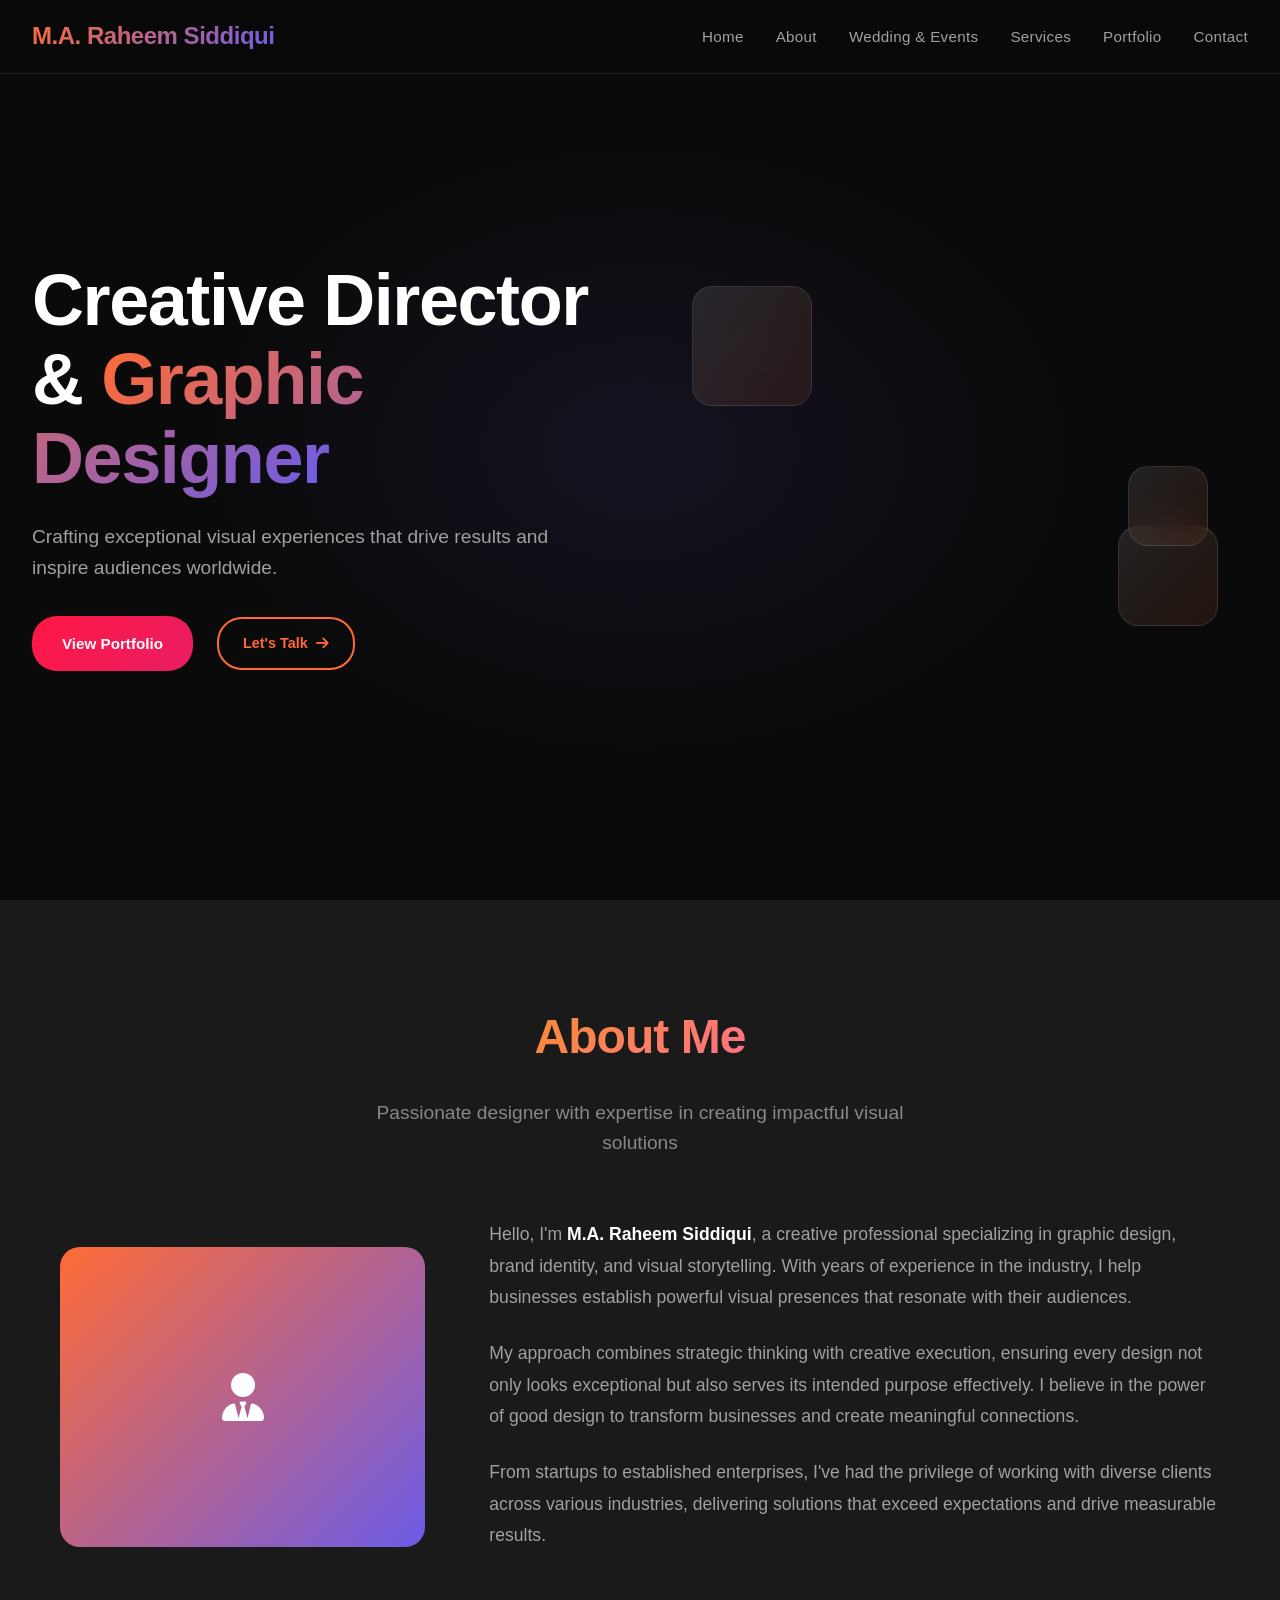
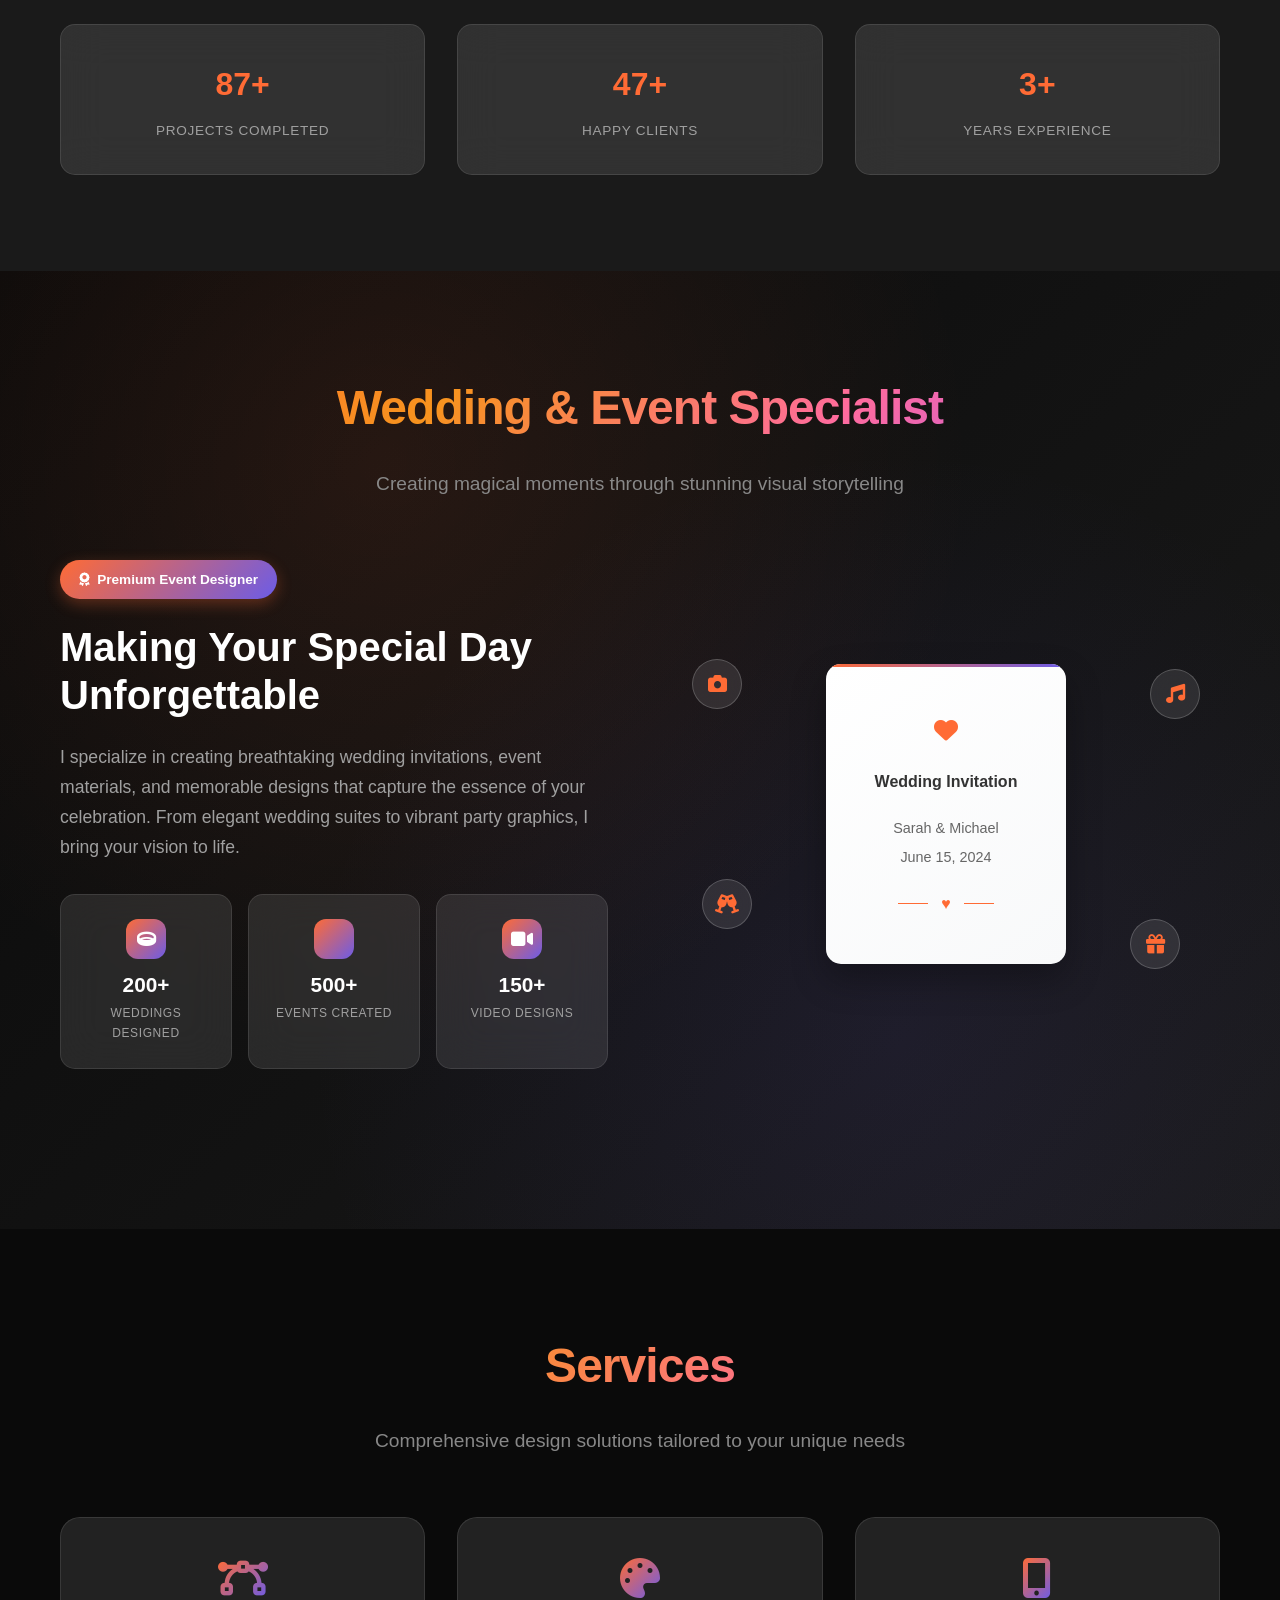
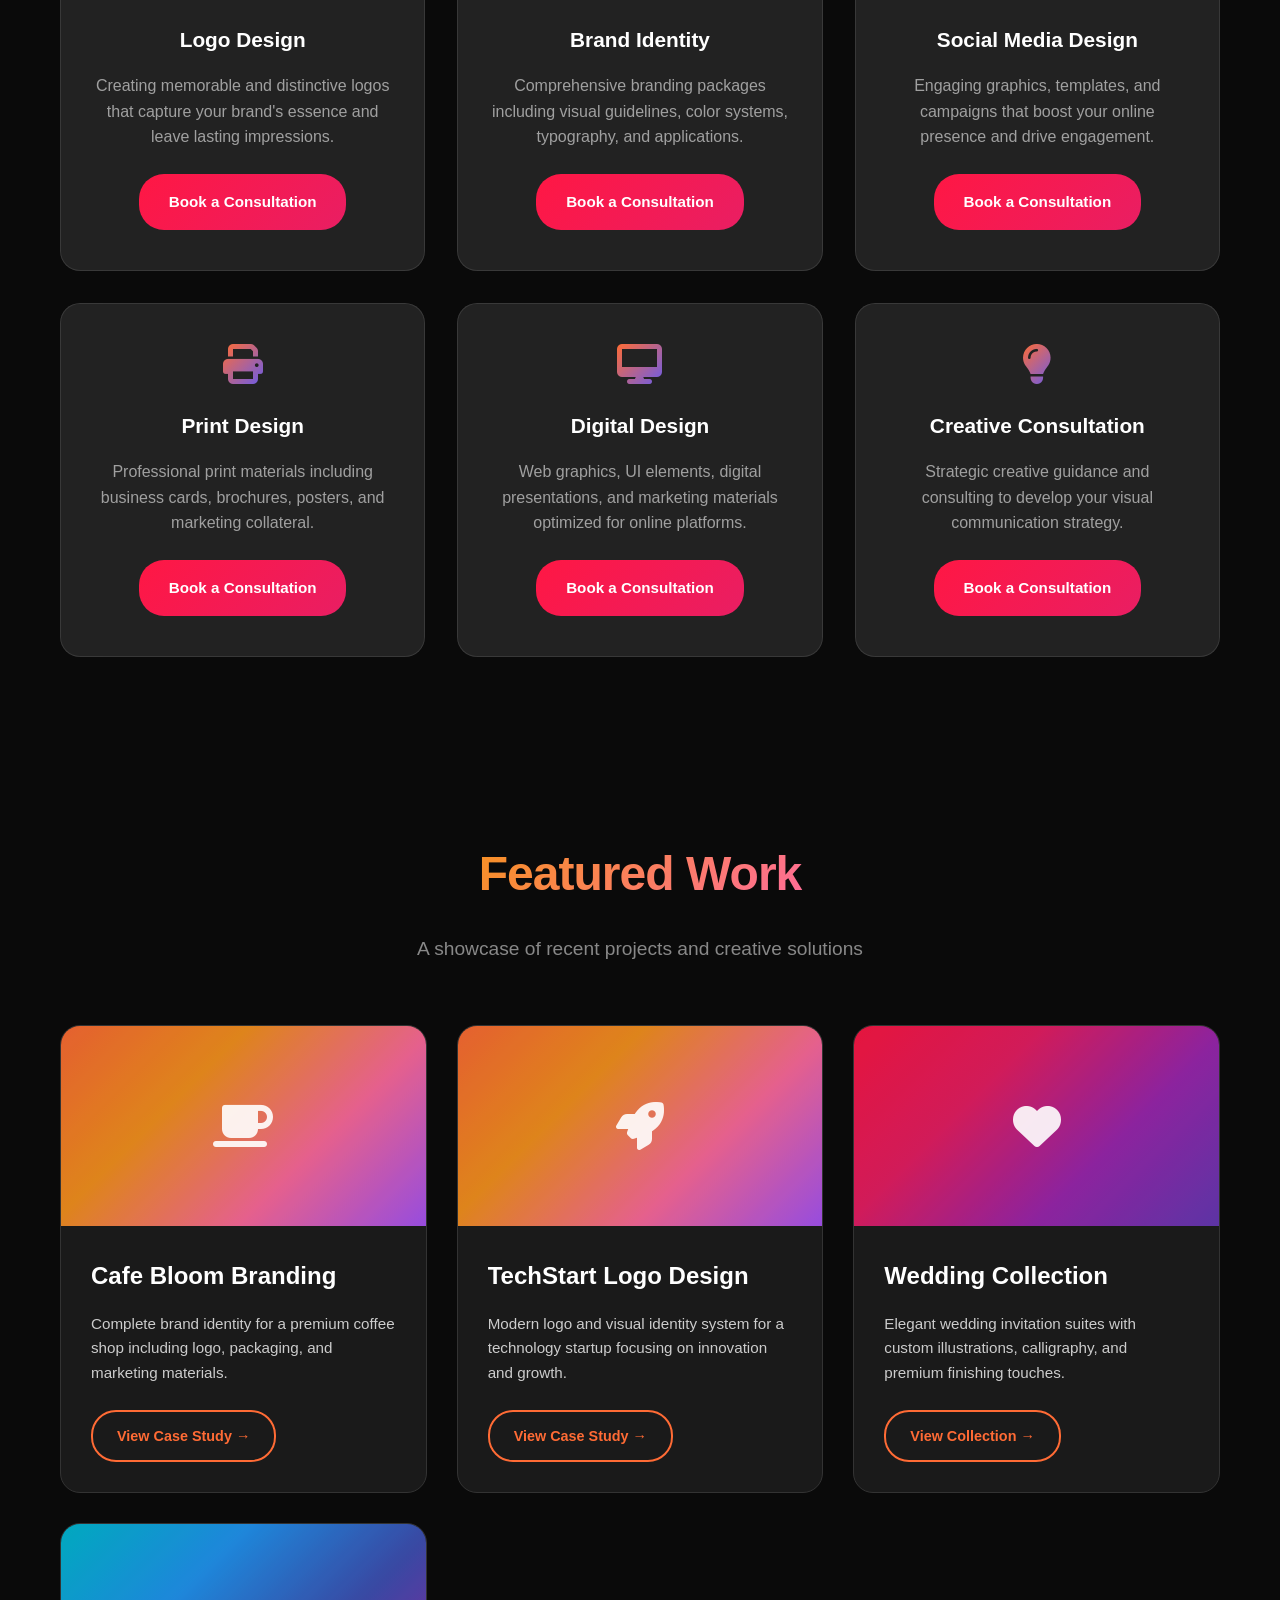
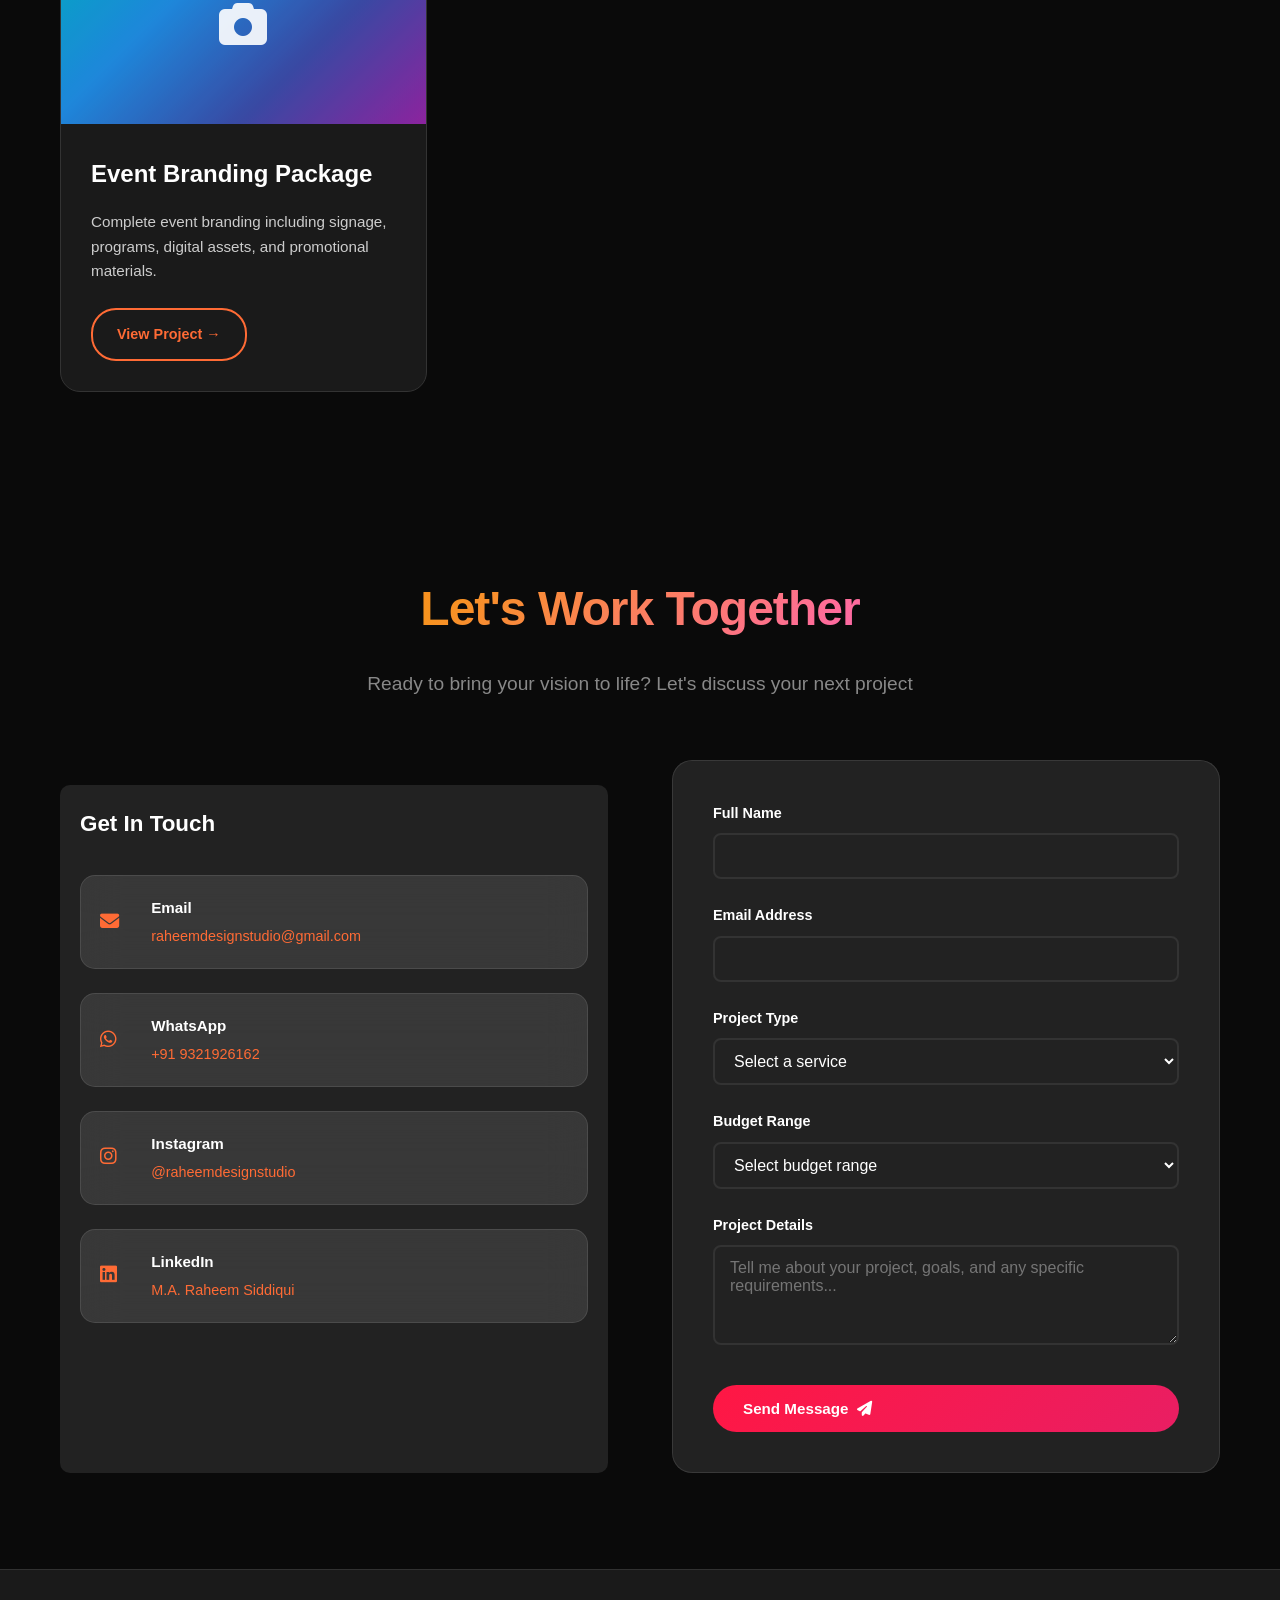
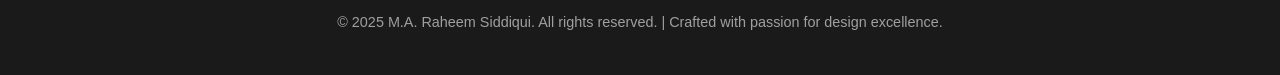
<file: index.html>
<!DOCTYPE html>
<html lang="en">

<head>
  <meta charset="UTF-8">
  <meta name="viewport" content="width=device-width, initial-scale=1.0">
  <meta name="google-site-verification" content="91tpPBfEpRDwz7ggyN2gISKaYOymP0Bl34pknpON6To" />

  <!-- SEO Title -->
  <title>Wedding Invitation Designer | Creative Branding & Graphic Design by M.A. Raheem Siddiqui</title>

  <!-- Meta Description -->
  <meta name="description" content="Professional Wedding Invitation Designer & Creative Director. M.A. Raheem Siddiqui creates custom wedding invitations, brand identity, logos, and event branding that inspire and captivate. Get tailored designs for weddings, businesses, and events.">

  <!-- Keywords (not used by Google, still useful for others) -->
  <meta name="keywords" content="Wedding Invitation Designer, Event Branding, Logo Design India, Graphic Designer Mumbai, Creative Director, Brand Identity, Custom Invitations, Social Media Graphics">

  <!-- Canonical URL -->
  <link rel="canonical" href="https://raheemdesigns.vercel.app/">

  <!-- Open Graph / Facebook -->
  <meta property="og:title" content="M.A. Raheem Siddiqui | Wedding Invitation & Graphic Designer">
  <meta property="og:description" content="Custom wedding invitations, logos, and brand identity design by Raheem Siddiqui. Creative work that inspires.">
  <meta property="og:image" content="https://raheemdesigns.vercel.app/images/og-preview.jpg">
  <meta property="og:url" content="https://raheemdesigns.vercel.app/">
  <meta property="og:type" content="website">

  <!-- Twitter Card -->
  <meta name="twitter:card" content="summary_large_image">
  <meta name="twitter:title" content="Wedding Invitation & Graphic Designer | Raheem Siddiqui">
  <meta name="twitter:description" content="Creative wedding invitations, branding, and social media graphics tailored for you.">
  <meta name="twitter:image" content="https://raheemdesigns.vercel.app/images/og-preview.jpg">
  <meta name="robots" content="index,follow">
  <meta name="theme-color" content="#0a0a0a">
  <meta property="og:site_name" content="Raheem Design Studio">
  <meta property="og:locale" content="en_US">

  <!-- Favicon -->
  <link rel="icon" href="https://raheemdesigns.vercel.app/favicon.ico" type="image/x-icon">

  <!-- Schema Markup (Person + Business) -->
  <script type="application/ld+json">
  {
    "@context": "https://schema.org",
    "@type": "Person",
    "name": "M.A. Raheem Siddiqui",
    "jobTitle": "Creative Director & Graphic Designer",
    "url": "https://raheemdesigns.vercel.app/",
    "sameAs": [
      "https://instagram.com/raheemdesignstudio",
      "https://www.linkedin.com/in/codewithraheem/"
    ],
    "worksFor": {
      "@type": "Organization",
      "name": "Raheem Design Studio"
    },
    "knowsAbout": [
      "Wedding Invitation Design",
      "Event Branding",
      "Logo Design",
      "Brand Identity",
      "Social Media Graphics",
      "Print Design"
    ]
  }
  </script>
  <script type="application/ld+json">
  {
    "@context": "https://schema.org",
    "@type": "Organization",
    "name": "Raheem Design Studio",
    "url": "https://raheemdesigns.vercel.app/",
    "logo": "https://raheemdesigns.vercel.app/favicon.ico",
    "sameAs": [
      "https://instagram.com/raheemdesignstudio",
      "https://www.linkedin.com/in/codewithraheem/"
    ]
  }
  </script>
  <script type="application/ld+json">
  {
    "@context": "https://schema.org",
    "@type": "WebSite",
    "url": "https://raheemdesigns.vercel.app/",
    "name": "M.A. Raheem Siddiqui — Creative Director & Graphic Designer",
    "potentialAction": {
      "@type": "SearchAction",
      "target": "https://www.google.com/search?q=site:raheemdesigns.vercel.app+{search_term}",
      "query-input": "required name=search_term"
    }
  }
  </script>
    <link href="https://cdnjs.cloudflare.com/ajax/libs/font-awesome/6.4.0/css/all.min.css" rel="stylesheet">
    <style>
        :root {
            --primary: #0a0a0a;
            --secondary: #1a1a1a;
            --accent: #ff6b35;
            --accent-2: #6c5ce7;
            --text-light: #ffffff;
            --text-muted: #a0a0a0;
            --glass: rgba(255, 255, 255, 0.1);
            --shadow: 0 20px 40px rgba(0, 0, 0, 0.3);
        }

        * {
            margin: 0;
            padding: 0;
            box-sizing: border-box;
        }

        body {
            font-family: 'Inter', -apple-system, BlinkMacSystemFont, sans-serif;
            background: var(--primary);
            color: var(--text-light);
            line-height: 1.7;
            overflow-x: hidden;
        }

        /* Navigation */
        nav {
            position: fixed;
            top: 0;
            width: 100%;
            padding: 1rem 0;
            z-index: 1000;
            background: rgba(10, 10, 10, 0.95);
            backdrop-filter: blur(20px);
            border-bottom: 1px solid rgba(255, 255, 255, 0.1);
        }

        .nav-container {
            max-width: 1400px;
            margin: 0 auto;
            padding: 0 2rem;
            display: flex;
            justify-content: space-between;
            align-items: center;
        }

        .logo {
            font-size: 1.5rem;
            font-weight: 700;
            letter-spacing: -0.02em;
            background: linear-gradient(135deg, var(--accent), var(--accent-2));
            -webkit-background-clip: text;
            background-clip: text;
            -webkit-text-fill-color: transparent;
        }

        .nav-links {
            display: flex;
            list-style: none;
            gap: 2rem;
        }

        .nav-links a {
            color: var(--text-muted);
            text-decoration: none;
            font-weight: 500;
            font-size: 0.95rem;
            letter-spacing: 0.02em;
            transition: all 0.3s ease;
            position: relative;
        }

        .nav-links a::after {
            content: '';
            position: absolute;
            bottom: -5px;
            left: 0;
            width: 0;
            height: 2px;
            background: var(--accent);
            transition: width 0.3s ease;
        }

        .nav-links a:hover {
            color: var(--text-light);
        }

        .nav-links a:hover::after {
            width: 100%;
        }

        /* Mobile Menu Button */
        .mobile-menu {
            display: none;
            background: none;
            border: none;
            color: var(--text-light);
            font-size: 1.5rem;
            cursor: pointer;
            padding: 0.5rem;
            border-radius: 8px;
            transition: all 0.3s ease;
        }

        .mobile-menu:hover {
            background: var(--glass);
        }

        /* Mobile Navigation */
        .mobile-nav {
            display: none;
            position: fixed;
            top: 0;
            left: 0;
            width: 100%;
            height: 100vh;
            background: rgba(10, 10, 10, 0.98);
            backdrop-filter: blur(20px);
            z-index: 9999;
            opacity: 0;
            transform: translateY(-100%);
            transition: all 0.4s cubic-bezier(0.4, 0, 0.2, 1);
        }

        .mobile-nav.active {
            opacity: 1;
            transform: translateY(0);
        }

        .mobile-nav-content {
            display: flex;
            flex-direction: column;
            justify-content: center;
            align-items: center;
            height: 100%;
            padding: 2rem;
        }

        .mobile-nav-header {
            position: absolute;
            top: 1rem;
            left: 0;
            right: 0;
            display: flex;
            justify-content: space-between;
            align-items: center;
            padding: 0 2rem;
        }

        .mobile-nav-logo {
            font-size: 1.5rem;
            font-weight: 700;
            background: linear-gradient(135deg, var(--accent), var(--accent-2));
            -webkit-background-clip: text;
            background-clip: text;
            -webkit-text-fill-color: transparent;
        }

        .close-menu {
            background: none;
            border: none;
            color: var(--text-light);
            font-size: 2rem;
            cursor: pointer;
            padding: 0.5rem;
            border-radius: 8px;
            transition: all 0.3s ease;
        }

        .close-menu:hover {
            background: var(--glass);
            transform: rotate(90deg);
        }

        .mobile-nav-links {
            list-style: none;
            text-align: center;
        }

        .mobile-nav-links li {
            margin: 1rem 0;
            opacity: 0;
            transform: translateY(30px);
        }

        .mobile-nav.active .mobile-nav-links li {
            animation: fadeInUp 0.6s ease forwards;
        }

        .mobile-nav-links li:nth-child(1) { animation-delay: 0.1s; }
        .mobile-nav-links li:nth-child(2) { animation-delay: 0.2s; }
        .mobile-nav-links li:nth-child(3) { animation-delay: 0.3s; }
        .mobile-nav-links li:nth-child(4) { animation-delay: 0.4s; }
        .mobile-nav-links li:nth-child(5) { animation-delay: 0.5s; }
        .mobile-nav-links li:nth-child(6) { animation-delay: 0.6s; }

        .mobile-nav-links a {
            color: var(--text-light);
            text-decoration: none;
            font-size: 1.5rem;
            font-weight: 600;
            display: block;
            padding: 1rem 2rem;
            border-radius: 15px;
            transition: all 0.3s ease;
            position: relative;
            overflow: hidden;
        }

        .mobile-nav-links a::before {
            content: '';
            position: absolute;
            top: 0;
            left: -100%;
            width: 100%;
            height: 100%;
            background: linear-gradient(135deg, var(--accent), var(--accent-2));
            opacity: 0.1;
            transition: left 0.3s ease;
            z-index: -1;
        }

        .mobile-nav-links a:hover::before {
            left: 0;
        }

        .mobile-nav-links a:hover {
            color: var(--accent);
            transform: translateX(10px);
        }

        .mobile-contact {
            margin-top: 3rem;
            text-align: center;
        }

        .mobile-contact p {
            color: var(--text-muted);
            margin-bottom: 1rem;
            font-size: 0.9rem;
        }

        .mobile-social {
            display: flex;
            gap: 1rem;
            justify-content: center;
        }

        .mobile-social a {
            display: flex;
            align-items: center;
            justify-content: center;
            width: 45px;
            height: 45px;
            background: var(--glass);
            border-radius: 50%;
            color: var(--text-light);
            text-decoration: none;
            font-size: 1.1rem;
            transition: all 0.3s ease;
            border: 1px solid rgba(255, 255, 255, 0.1);
        }

        .mobile-social a:hover {
            background: var(--accent);
            transform: translateY(-5px);
            box-shadow: 0 10px 30px rgba(255, 107, 53, 0.3);
        }

        /* Hero Section */
        .hero {
            min-height: 100vh;
            display: flex;
            align-items: center;
            position: relative;
            background: radial-gradient(ellipse at center, rgba(108, 92, 231, 0.1) 0%, transparent 50%);
            padding: 6rem 0 4rem;
        }

        .hero-grid {
            display: grid;
            grid-template-columns: 1fr 1fr;
            gap: 4rem;
            max-width: 1400px;
            margin: 0 auto;
            padding: 0 2rem;
            align-items: center;
        }

        .hero-content h1 {
            font-size: clamp(2.5rem, 6vw, 4.5rem);
            font-weight: 800;
            line-height: 1.1;
            margin-bottom: 1.5rem;
            letter-spacing: -0.02em;
        }

        .hero-content .highlight {
            background: linear-gradient(135deg, var(--accent), var(--accent-2));
            -webkit-background-clip: text;
            background-clip: text;
            -webkit-text-fill-color: transparent;
        }

        .hero-subtitle {
            font-size: clamp(1rem, 2.5vw, 1.2rem);
            color: var(--text-muted);
            margin-bottom: 2rem;
            font-weight: 400;
            line-height: 1.6;
        }

        .hero-cta {
            display: flex;
            gap: 1.5rem;
            align-items: center;
            flex-wrap: wrap;
        }

        .btn-primary {
            background: linear-gradient(135deg, var(--accent), var(--accent-2));
            color: white;
            padding: 0.9rem 2rem;
            border: none;
            border-radius: 50px;
            font-weight: 600;
            text-decoration: none;
            font-size: 0.95rem;
            transition: all 0.4s ease;
            position: relative;
            overflow: hidden;
            display: inline-block;
        }

        .btn-primary::before {
            content: '';
            position: absolute;
            top: 0;
            left: -100%;
            width: 100%;
            height: 100%;
            background: linear-gradient(90deg, transparent, rgba(255, 255, 255, 0.2), transparent);
            transition: left 0.6s ease;
        }

        .btn-primary:hover::before {
            left: 100%;
        }

        .btn-primary:hover {
            transform: translateY(-2px);
            box-shadow: 0 10px 30px rgba(255, 107, 53, 0.3);
        }

        .btn-secondary {
            color: var(--text-light);
            text-decoration: none;
            font-weight: 500;
            display: flex;
            align-items: center;
            gap: 0.5rem;
            transition: all 0.3s ease;
            font-size: 0.95rem;
        }

        .btn-secondary:hover {
            color: var(--accent);
            transform: translateX(5px);
        }

        .hero-visual {
            position: relative;
            height: 400px;
            display: flex;
            align-items: center;
            justify-content: center;
        }

        .geometric-shape {
            position: absolute;
            border-radius: 20px;
            background: linear-gradient(135deg, var(--glass), rgba(255, 107, 53, 0.1));
            backdrop-filter: blur(20px);
            border: 1px solid rgba(255, 255, 255, 0.1);
            animation: float 6s ease-in-out infinite;
        }

        .shape-1 {
            width: 120px;
            height: 120px;
            top: 20px;
            left: 20px;
        }

        .shape-2 {
            width: 100px;
            height: 100px;
            bottom: 40px;
            right: 30px;
            animation-direction: reverse;
        }

        .shape-3 {
            width: 80px;
            height: 80px;
            top: 50%;
            right: 40px;
            animation-duration: 4s;
        }

        /* Section Styles */
        .section-container {
            max-width: 1400px;
            margin: 0 auto;
            padding: 0 2rem;
        }

        .section-header {
            text-align: center;
            margin-bottom: 4rem;
        }

        .section-title {
            font-size: clamp(2rem, 5vw, 3.5rem);
            font-weight: 700;
            margin-bottom: 1rem;
            letter-spacing: -0.02em;
        }

        .section-subtitle {
            font-size: clamp(1rem, 2vw, 1.1rem);
            color: var(--text-muted);
            max-width: 600px;
            margin: 0 auto;
            line-height: 1.6;
        }

        /* About Section */
        .about {
            padding: 6rem 0;
            background: var(--secondary);
        }

        .about-grid {
            display: grid;
            grid-template-columns: 1fr 2fr;
            gap: 4rem;
            align-items: center;
            margin-bottom: 3rem;
        }

        .about-image {
            height: 300px;
            background: linear-gradient(135deg, var(--accent), var(--accent-2));
            border-radius: 20px;
            display: flex;
            align-items: center;
            justify-content: center;
            font-size: 3rem;
            color: white;
        }

        .about-content {
            font-size: clamp(1rem, 1.5vw, 1.1rem);
            line-height: 1.8;
            color: var(--text-muted);
        }

        .about-content p {
            margin-bottom: 1.5rem;
        }

        .about-content strong {
            color: var(--text-light);
            font-weight: 600;
        }

        .stats-grid {
            display: grid;
            grid-template-columns: repeat(auto-fit, minmax(200px, 1fr));
            gap: 2rem;
            margin-top: 3rem;
        }

        .stat-item {
            text-align: center;
            padding: 2rem 1rem;
            background: var(--glass);
            backdrop-filter: blur(20px);
            border-radius: 15px;
            border: 1px solid rgba(255, 255, 255, 0.1);
        }

        .stat-number {
            font-size: 2rem;
            font-weight: 700;
            color: var(--accent);
            margin-bottom: 0.5rem;
        }

        .stat-label {
            color: var(--text-muted);
            font-size: 0.85rem;
            text-transform: uppercase;
            letter-spacing: 0.05em;
        }

        /* Specialty Section */
        .specialty {
            padding: 6rem 0;
            background: linear-gradient(135deg, var(--primary) 0%, var(--secondary) 100%);
            position: relative;
            overflow: hidden;
        }

        .specialty::before {
            content: '';
            position: absolute;
            top: 0;
            left: 0;
            right: 0;
            bottom: 0;
            background: radial-gradient(circle at 30% 20%, rgba(255, 107, 53, 0.1) 0%, transparent 50%),
                        radial-gradient(circle at 70% 80%, rgba(108, 92, 231, 0.1) 0%, transparent 50%);
        }

        .specialty-hero {
            display: grid;
            grid-template-columns: 1fr 1fr;
            gap: 4rem;
            align-items: center;
            margin-bottom: 4rem;
            position: relative;
            z-index: 2;
        }

        .specialty-badge {
            display: inline-flex;
            align-items: center;
            gap: 0.5rem;
            background: linear-gradient(135deg, var(--accent), var(--accent-2));
            color: white;
            padding: 0.5rem 1.2rem;
            border-radius: 25px;
            font-size: 0.85rem;
            font-weight: 600;
            margin-bottom: 1.5rem;
            box-shadow: 0 5px 15px rgba(255, 107, 53, 0.3);
        }

        .specialty-content h3 {
            font-size: clamp(1.8rem, 4vw, 2.5rem);
            font-weight: 700;
            margin-bottom: 1.5rem;
            line-height: 1.2;
        }

        .specialty-content p {
            font-size: clamp(1rem, 1.5vw, 1.1rem);
            color: var(--text-muted);
            line-height: 1.7;
            margin-bottom: 2rem;
        }

        .specialty-stats {
            display: grid;
            grid-template-columns: repeat(auto-fit, minmax(120px, 1fr));
            gap: 1rem;
        }

        .specialty-stat {
            display: flex;
            flex-direction: column;
            align-items: center;
            gap: 0.5rem;
            background: var(--glass);
            backdrop-filter: blur(20px);
            padding: 1.5rem 1rem;
            border-radius: 15px;
            border: 1px solid rgba(255, 255, 255, 0.1);
            text-align: center;
        }

        .stat-icon {
            width: 40px;
            height: 40px;
            background: linear-gradient(135deg, var(--accent), var(--accent-2));
            border-radius: 12px;
            display: flex;
            align-items: center;
            justify-content: center;
            color: white;
            font-size: 1.2rem;
        }

        .stat-info {
            display: flex;
            flex-direction: column;
        }

        .stat-num {
            font-size: 1.3rem;
            font-weight: 700;
            color: var(--text-light);
        }

        .stat-text {
            font-size: 0.75rem;
            color: var(--text-muted);
            text-transform: uppercase;
            letter-spacing: 0.05em;
        }

        .specialty-visual {
            position: relative;
            display: flex;
            justify-content: center;
            align-items: center;
            height: 350px;
        }

        .wedding-card {
            width: 240px;
            height: 300px;
            perspective: 1000px;
            position: relative;
            z-index: 3;
        }

        .card-front {
            width: 100%;
            height: 100%;
            background: linear-gradient(145deg, #fff 0%, #f8f9fa 100%);
            border-radius: 15px;
            padding: 1.5rem;
            box-shadow: 0 15px 35px rgba(0, 0, 0, 0.3);
            display: flex;
            flex-direction: column;
            align-items: center;
            justify-content: center;
            text-align: center;
            color: #333;
            position: relative;
            overflow: hidden;
        }

        .card-front::before {
            content: '';
            position: absolute;
            top: 0;
            left: 0;
            right: 0;
            height: 3px;
            background: linear-gradient(135deg, var(--accent), var(--accent-2));
        }

        .card-ornament {
            font-size: 1.5rem;
            color: var(--accent);
            margin-bottom: 1rem;
        }

        .card-front h4 {
            font-size: 1rem;
            font-weight: 600;
            margin-bottom: 1rem;
            color: #333;
        }

        .card-details p {
            margin: 0.3rem 0;
            color: #666;
            font-weight: 500;
            font-size: 0.9rem;
        }

        .card-design {
            display: flex;
            align-items: center;
            gap: 0.8rem;
            margin-top: 1rem;
        }

        .design-line {
            width: 30px;
            height: 1px;
            background: var(--accent);
        }

        .design-heart {
            color: var(--accent);
            font-size: 1rem;
        }

        .floating-elements {
            position: absolute;
            width: 100%;
            height: 100%;
        }

        .element {
            position: absolute;
            width: 50px;
            height: 50px;
            background: var(--glass);
            backdrop-filter: blur(20px);
            border: 1px solid rgba(255, 255, 255, 0.2);
            border-radius: 50%;
            display: flex;
            align-items: center;
            justify-content: center;
            color: var(--accent);
            font-size: 1.2rem;
            animation: float 4s ease-in-out infinite;
        }

        .element-1 {
            top: 20px;
            left: 20px;
            animation-delay: 0s;
        }

        .element-2 {
            top: 30px;
            right: 20px;
            animation-delay: 1s;
        }

        .element-3 {
            bottom: 60px;
            left: 30px;
            animation-delay: 2s;
        }

        .element-4 {
            bottom: 20px;
            right: 40px;
            animation-delay: 3s;
        }

        /* Services Grid */
        .services {
            padding: 6rem 0;
            background: var(--primary);
        }

        .services-grid {
            display: grid;
            grid-template-columns: repeat(auto-fit, minmax(280px, 1fr));
            gap: 2rem;
            margin-top: 3rem;
        }

        .service-card {
            padding: 2.5rem 2rem;
            background: var(--glass);
            backdrop-filter: blur(20px);
            border: 1px solid rgba(255, 255, 255, 0.1);
            border-radius: 20px;
            transition: all 0.4s ease;
            position: relative;
            overflow: hidden;
            text-align: center;
        }

        .service-card::before {
            content: '';
            position: absolute;
            top: 0;
            left: -100%;
            width: 100%;
            height: 100%;
            background: linear-gradient(90deg, transparent, rgba(255, 107, 53, 0.05), transparent);
            transition: left 0.6s ease;
        }

        .service-card:hover::before {
            left: 100%;
        }

        .service-card:hover {
            transform: translateY(-10px);
            border-color: var(--accent);
            box-shadow: var(--shadow);
        }

        .service-icon {
            font-size: 2.5rem;
            background: linear-gradient(135deg, var(--accent), var(--accent-2));
            -webkit-background-clip: text;
            background-clip: text;
            -webkit-text-fill-color: transparent;
            margin-bottom: 1.5rem;
        }

        .service-title {
            font-size: 1.3rem;
            font-weight: 600;
            margin-bottom: 1rem;
            color: var(--text-light);
        }

        .service-description {
            color: var(--text-muted);
            line-height: 1.6;
            margin-bottom: 1.5rem;
        }

        /* Portfolio Section */
        .portfolio {
            padding: 6rem 0;
            background: var(--secondary);
        }

        .portfolio-grid {
            display: grid;
            grid-template-columns: repeat(auto-fit, minmax(300px, 1fr));
            gap: 2rem;
            margin-top: 3rem;
        }

        .portfolio-item {
            background: var(--primary);
            border-radius: 20px;
            overflow: hidden;
            transition: all 0.4s ease;
            border: 1px solid rgba(255, 255, 255, 0.1);
        }

        .portfolio-item:hover {
            transform: translateY(-10px);
            box-shadow: var(--shadow);
        }

        .portfolio-image {
            height: 200px;
            background: linear-gradient(135deg, var(--accent), var(--accent-2));
            display: flex;
            align-items: center;
            justify-content: center;
            font-size: 2.5rem;
            color: white;
            position: relative;
        }

        .portfolio-content {
            padding: 1.5rem;
        }

        .portfolio-item h3 {
            font-size: 1.2rem;
            font-weight: 600;
            margin-bottom: 0.5rem;
            color: var(--text-light);
        }

        .portfolio-item p {
            color: var(--text-muted);
            line-height: 1.6;
            margin-bottom: 1rem;
            font-size: 0.95rem;
        }

        /* Contact Section */
        .contact {
            padding: 6rem 0;
            background: var(--primary);
        }

        .contact-grid {
            display: grid;
            grid-template-columns: 1fr 1fr;
            gap: 4rem;
            margin-top: 3rem;
        }

        .contact-info h3 {
            font-size: 1.4rem;
            margin-bottom: 2rem;
            color: var(--text-light);
        }

        .contact-item {
            display: flex;
            align-items: center;
            gap: 1rem;
            margin-bottom: 1.5rem;
            padding: 1.2rem;
            background: var(--glass);
            backdrop-filter: blur(20px);
            border: 1px solid rgba(255, 255, 255, 0.1);
            border-radius: 15px;
            transition: all 0.3s ease;
        }

        .contact-item:hover {
            border-color: var(--accent);
            transform: translateX(5px);
        }

        .contact-icon {
            font-size: 1.2rem;
            color: var(--accent);
            width: 35px;
        }

        .contact-details h4 {
            color: var(--text-light);
            margin-bottom: 0.2rem;
            font-size: 0.95rem;
        }

        .contact-details p {
            color: var(--text-muted);
            font-size: 0.9rem;
        }

        .contact-details a {
            color: var(--text-muted);
            text-decoration: none;
            transition: color 0.3s ease;
        }

        .contact-details a:hover {
            color: var(--accent);
        }

        .contact-form {
            background: var(--glass);
            backdrop-filter: blur(20px);
            border: 1px solid rgba(255, 255, 255, 0.1);
            border-radius: 20px;
            padding: 2.5rem;
        }

        .form-group {
            margin-bottom: 1.5rem;
        }

        .form-group label {
            display: block;
            margin-bottom: 0.5rem;
            color: var(--text-light);
            font-weight: 500;
            font-size: 0.9rem;
        }

        .form-group input,
        .form-group textarea,
        .form-group select {
            width: 100%;
            padding: 0.9rem;
            background: rgba(255, 255, 255, 0.05);
            border: 1px solid rgba(255, 255, 255, 0.1);
            border-radius: 10px;
            color: var(--text-light);
            font-family: inherit;
            font-size: 0.9rem;
            transition: all 0.3s ease;
        }

        .form-group input:focus,
        .form-group textarea:focus,
        .form-group select:focus {
            outline: none;
            border-color: var(--accent);
            background: rgba(255, 255, 255, 0.1);
        }

        .form-group textarea {
            resize: vertical;
            min-height: 100px;
        }

        /* Footer */
        footer {
            padding: 2.5rem 0;
            background: var(--secondary);
            border-top: 1px solid rgba(255, 255, 255, 0.1);
            text-align: center;
        }

        .footer-content {
            max-width: 1400px;
            margin: 0 auto;
            padding: 0 2rem;
        }

        .footer-text {
            color: var(--text-muted);
            font-size: 0.9rem;
        }

        /* Animations */
        @keyframes float {
            0%, 100% { transform: translateY(0px) rotate(0deg); }
            50% { transform: translateY(-20px) rotate(5deg); }
        }

        @keyframes fadeInUp {
            from {
                opacity: 0;
                transform: translateY(30px);
            }
            to {
                opacity: 1;
                transform: translateY(0);
            }
        }

        /* Scroll Animations */
        .fade-in {
            opacity: 0;
            transform: translateY(30px);
            transition: all 0.8s ease;
        }

        .fade-in.visible {
            opacity: 1;
            transform: translateY(0);
        }

        /* Mobile Responsiveness */
        @media (max-width: 1024px) {
            .nav-container {
                padding: 0 1.5rem;
            }

            .hero-grid,
            .about-grid,
            .specialty-hero,
            .contact-grid {
                grid-template-columns: 1fr;
                gap: 3rem;
                text-align: center;
            }

            .hero-visual {
                height: 300px;
            }

            .specialty-stats {
                grid-template-columns: repeat(3, 1fr);
            }
        }

        @media (max-width: 768px) {
            .nav-links {
                display: none;
            }

            .mobile-menu {
                display: block;
            }

            .section-container {
                padding: 0 1.5rem;
            }

            .hero {
                padding: 5rem 0 3rem;
                min-height: 90vh;
            }

            .hero-grid {
                gap: 2rem;
            }

            .hero-content h1 {
                font-size: 2.5rem;
            }

            .hero-cta {
                justify-content: center;
                gap: 1rem;
            }

            .btn-primary,
            .btn-secondary {
                font-size: 0.9rem;
                padding: 0.8rem 1.5rem;
            }

            .hero-visual {
                height: 250px;
            }

            .shape-1 {
                width: 80px;
                height: 80px;
                top: 10px;
                left: 10px;
            }

            .shape-2 {
                width: 70px;
                height: 70px;
                bottom: 20px;
                right: 15px;
            }

            .shape-3 {
                width: 60px;
                height: 60px;
                top: 40%;
                right: 20px;
            }

            .about,
            .specialty,
            .services,
            .portfolio,
            .contact {
                padding: 4rem 0;
            }

            .section-header {
                margin-bottom: 3rem;
            }

            .section-title {
                font-size: 2.2rem;
            }

            .about-image {
                height: 250px;
                font-size: 2.5rem;
            }

            .stats-grid {
                grid-template-columns: 1fr;
                gap: 1.5rem;
            }

            .stat-item {
                padding: 1.5rem 1rem;
            }

            .specialty-hero {
                gap: 2.5rem;
            }

            .specialty-content h3 {
                font-size: 2rem;
            }

            .specialty-stats {
                grid-template-columns: 1fr;
                gap: 1rem;
            }

            .specialty-visual {
                height: 280px;
            }

            .wedding-card {
                width: 200px;
                height: 260px;
            }

            .card-front {
                padding: 1.2rem;
            }

            .card-front h4 {
                font-size: 0.9rem;
            }

            .card-details p {
                font-size: 0.8rem;
            }

            .element {
                width: 40px;
                height: 40px;
                font-size: 1rem;
            }

            .services-grid,
            .portfolio-grid {
                grid-template-columns: 1fr;
                gap: 1.5rem;
            }

            .service-card {
                padding: 2rem 1.5rem;
            }

            .service-icon {
                font-size: 2rem;
            }

            .contact-form {
                padding: 2rem 1.5rem;
            }

            .form-group input,
            .form-group textarea,
            .form-group select {
                padding: 0.8rem;
            }

            .mobile-nav-links a {
                font-size: 1.3rem;
                padding: 0.8rem 1.5rem;
            }

            .mobile-social a {
                width: 40px;
                height: 40px;
                font-size: 1rem;
            }
        }

        @media (max-width: 480px) {
            .nav-container,
            .section-container {
                padding: 0 1rem;
            }

            .logo,
            .mobile-nav-logo {
                font-size: 1.3rem;
            }

            .hero {
                padding: 4rem 0 2rem;
            }

            .hero-content h1 {
                font-size: 2rem;
                line-height: 1.2;
            }

            .hero-subtitle {
                font-size: 0.95rem;
            }

            .hero-cta {
                flex-direction: column;
                align-items: center;
                gap: 1rem;
            }

            .btn-primary,
            .btn-secondary {
                width: 100%;
                text-align: center;
                justify-content: center;
            }

            .hero-visual {
                height: 200px;
            }

            .section-title {
                font-size: 1.8rem;
            }

            .section-subtitle {
                font-size: 0.95rem;
            }

            .about-image {
                height: 200px;
                font-size: 2rem;
            }

            .specialty-content h3 {
                font-size: 1.6rem;
            }

            .specialty-visual {
                height: 240px;
            }

            .wedding-card {
                width: 180px;
                height: 230px;
            }

            .card-front {
                padding: 1rem;
            }

            .card-ornament {
                font-size: 1.2rem;
            }

            .card-front h4 {
                font-size: 0.8rem;
                margin-bottom: 0.8rem;
            }

            .element {
                width: 35px;
                height: 35px;
                font-size: 0.9rem;
            }

            .service-card,
            .contact-form {
                padding: 1.5rem 1rem;
            }

            .contact-item {
                padding: 1rem;
                flex-direction: column;
                text-align: center;
                gap: 0.8rem;
            }

            .mobile-nav-links a {
                font-size: 1.1rem;
                padding: 0.7rem 1rem;
            }

            .mobile-contact p {
                font-size: 0.85rem;
            }
        }

        /* Utility classes */
        .text-center { text-align: center; }
        .mb-1 { margin-bottom: 0.5rem; }
        .mb-2 { margin-bottom: 1rem; }
        .mb-3 { margin-bottom: 1.5rem; }
        .mt-1 { margin-top: 0.5rem; }
        .mt-2 { margin-top: 1rem; }
        .mt-3 { margin-top: 1.5rem; }

        * {
            margin: 0;
            padding: 0;
            box-sizing: border-box;
        }

        body {
            font-family: 'Arial', sans-serif;
            background-color: #0a0a0a;
            color: #fff;
        }

        .portfolio {
            padding: 80px 0;
            background-color: #0a0a0a;
        }

        .section-container {
            max-width: 1200px;
            margin: 0 auto;
            padding: 0 20px;
        }

        .section-header {
            text-align: center;
            margin-bottom: 60px;
        }

        .section-title {
            font-size: 3rem;
            font-weight: 700;
            margin-bottom: 20px;
            background: linear-gradient(135deg, #ff6b35, #f7931e, #ff6b9d, #a855f7);
            -webkit-background-clip: text;
            -webkit-text-fill-color: transparent;
            background-clip: text;
        }

        .section-subtitle {
            font-size: 1.2rem;
            color: #888;
            max-width: 600px;
            margin: 0 auto;
            line-height: 1.6;
        }

        .portfolio-grid {
            display: grid;
            grid-template-columns: repeat(auto-fit, minmax(300px, 1fr));
            gap: 30px;
        }

        .portfolio-item {
            background: #1a1a1a;
            border-radius: 20px;
            overflow: hidden;
            transition: all 0.3s ease;
            border: 1px solid #333;
        }

        .portfolio-item:hover {
            transform: translateY(-10px);
            box-shadow: 0 20px 40px rgba(0, 0, 0, 0.3);
        }

        .portfolio-image {
            height: 200px;
            position: relative;
            overflow: hidden;
            display: flex;
            align-items: center;
            justify-content: center;
        }

        /* Gradient backgrounds for each project */
        .portfolio-item:nth-child(1) .portfolio-image {
            background: linear-gradient(135deg, #ff6b35, #f7931e, #ff6b9d, #a855f7);
        }

        .portfolio-item:nth-child(2) .portfolio-image {
            background: linear-gradient(135deg, #ff6b35, #f7931e, #ff6b9d, #a855f7);
        }

        .portfolio-item:nth-child(3) .portfolio-image {
            background: linear-gradient(135deg, #ff1744, #e91e63, #9c27b0, #673ab7);
        }

        .portfolio-item:nth-child(4) .portfolio-image {
            background: linear-gradient(135deg, #00bcd4, #2196f3, #3f51b5, #9c27b0);
        }

        .portfolio-image::before {
            content: '';
            position: absolute;
            top: 0;
            left: 0;
            right: 0;
            bottom: 0;
            background: rgba(0, 0, 0, 0.1);
            z-index: 1;
        }

        .portfolio-image i {
            font-size: 3rem;
            color: rgba(255, 255, 255, 0.9);
            z-index: 2;
            position: relative;
        }

        .portfolio-content {
            padding: 30px;
        }

        .portfolio-content h3 {
            font-size: 1.5rem;
            font-weight: 700;
            margin-bottom: 15px;
            color: #fff;
        }

        .portfolio-content p {
            color: #ccc;
            line-height: 1.6;
            margin-bottom: 25px;
            font-size: 0.95rem;
        }

        .btn-secondary {
            display: inline-flex;
            align-items: center;
            padding: 12px 24px;
            background: transparent;
            border: 2px solid #ff6b35;
            color: #ff6b35;
            text-decoration: none;
            border-radius: 25px;
            font-weight: 600;
            transition: all 0.3s ease;
            font-size: 0.9rem;
        }

        .btn-secondary:hover {
            background: #ff6b35;
            color: #fff;
            transform: translateY(-2px);
            box-shadow: 0 5px 15px rgba(255, 107, 53, 0.3);
        }

        /* Fade in animation */
        .fade-in {
            opacity: 1;
            transform: translateY(0);
            transition: all 0.6s ease;
        }

        /* Responsive design */
        @media (max-width: 768px) {
            .section-title {
                font-size: 2.5rem;
            }
            
            .portfolio-grid {
                grid-template-columns: 1fr;
                gap: 20px;
            }
            
            .portfolio-content {
                padding: 25px;
            }
        }

        /* Modal Styles */
        .modal {
            display: none;
            position: fixed;
            z-index: 1000;
            left: 0;
            top: 0;
            width: 100%;
            height: 100%;
            background-color: rgba(0, 0, 0, 0.8);
            backdrop-filter: blur(5px);
        }

        .modal-content {
            background-color: #1a1a1a;
            margin: 2% auto;
            border-radius: 20px;
            width: 90%;
            max-width: 1200px;
            max-height: 90vh;
            overflow-y: auto;
            border: 1px solid #333;
            box-shadow: 0 20px 60px rgba(0, 0, 0, 0.5);
        }

        .modal-header {
            display: flex;
            justify-content: space-between;
            align-items: center;
            padding: 30px 40px 20px;
            border-bottom: 1px solid #333;
        }

        .modal-header h2 {
            font-size: 2.5rem;
            font-weight: 700;
            background: linear-gradient(135deg, #ff1744, #e91e63, #9c27b0);
            -webkit-background-clip: text;
            -webkit-text-fill-color: transparent;
            background-clip: text;
            margin: 0;
        }

        .close {
            color: #888;
            font-size: 35px;
            font-weight: bold;
            cursor: pointer;
            transition: color 0.3s ease;
            line-height: 1;
        }

        .close:hover {
            color: #fff;
        }

        .modal-body {
            padding: 40px;
        }

        .collection-gallery {
            display: grid;
            grid-template-columns: repeat(auto-fit, minmax(300px, 1fr));
            gap: 30px;
            margin-bottom: 40px;
        }

        .gallery-item {
            background: #222;
            border-radius: 15px;
            padding: 25px;
            text-align: center;
            transition: all 0.3s ease;
            border: 1px solid #333;
        }

        .gallery-item:hover {
            transform: translateY(-5px);
            box-shadow: 0 10px 30px rgba(0, 0, 0, 0.3);
            border-color: #ff1744;
        }

        .gallery-image {
            height: 120px;
            background: linear-gradient(135deg, #ff1744, #e91e63, #9c27b0, #673ab7);
            border-radius: 10px;
            display: flex;
            align-items: center;
            justify-content: center;
            margin-bottom: 20px;
        }

        .gallery-image i {
            font-size: 2.5rem;
            color: rgba(255, 255, 255, 0.9);
        }

        .gallery-item h4 {
            font-size: 1.3rem;
            font-weight: 600;
            margin-bottom: 10px;
            color: #fff;
        }

        .gallery-item p {
            color: #ccc;
            font-size: 0.9rem;
            line-height: 1.5;
        }

        .modal-footer {
            display: flex;
            justify-content: center;
            gap: 20px;
            padding-top: 20px;
            border-top: 1px solid #333;
        }

        .btn-primary {
            display: inline-flex;
            align-items: center;
            padding: 15px 30px;
            background: linear-gradient(135deg, #ff1744, #e91e63);
            color: #fff;
            text-decoration: none;
            border-radius: 25px;
            font-weight: 600;
            transition: all 0.3s ease;
            border: none;
            cursor: pointer;
        }

        .btn-primary:hover {
            transform: translateY(-2px);
            box-shadow: 0 5px 20px rgba(255, 23, 68, 0.4);
        }

        .modal-close {
            background: transparent;
            border: 2px solid #666;
            color: #666;
        }

        .modal-close:hover {
            background: #666;
            color: #fff;
        }

        /* Modal Responsive */
        @media (max-width: 768px) {
            .modal-content {
                margin: 5% auto;
                width: 95%;
            }
            
            .modal-header {
                padding: 20px 25px 15px;
            }
            
            .modal-header h2 {
                font-size: 2rem;
            }
            
            .modal-body {
                padding: 25px;
            }
            
            .collection-gallery {
                grid-template-columns: 1fr;
                gap: 20px;
            }
            
            .modal-footer {
                flex-direction: column;
            }
        }

        /* Event Branding Gradient */
        .event-gradient {
            background: linear-gradient(135deg, #00bcd4, #2196f3, #3f51b5, #9c27b0) !important;
        }

        /* Cafe Bloom Gradient */
        .cafe-gradient {
            background: linear-gradient(135deg, #ff6b35, #f7931e, #ff6b9d, #a855f7) !important;
        }

        /* TechStart Gradient */
        .techstart-gradient {
            background: linear-gradient(135deg, #ff6b35, #f7931e, #ff6b9d, #a855f7) !important;
        }

        /* Project Overview */
        .project-overview {
            margin-bottom: 30px;
            padding: 25px;
            background: #222;
            border-radius: 15px;
            border: 1px solid #333;
        }

        .project-description {
            color: #ccc;
            font-size: 1.1rem;
            line-height: 1.7;
            margin: 0;
        }

        /* Quote Form Styles */
        .quote-form-container {
            max-width: 600px;
            margin: 0 auto;
        }

        .form-intro {
            text-align: center;
            color: #ccc;
            margin-bottom: 30px;
            font-size: 1.1rem;
            line-height: 1.6;
        }

        .quote-form {
            display: flex;
            flex-direction: column;
            gap: 20px;
        }

        .form-row {
            display: grid;
            grid-template-columns: 1fr 1fr;
            gap: 20px;
        }

        .form-group {
            display: flex;
            flex-direction: column;
        }

        .form-group label {
            color: #fff;
            margin-bottom: 8px;
            font-weight: 600;
        }

        .form-group input,
        .form-group select,
        .form-group textarea {
            padding: 12px 15px;
            background: #222;
            border: 2px solid #333;
            border-radius: 8px;
            color: #fff;
            font-size: 1rem;
            transition: border-color 0.3s ease;
        }

        .form-group input:focus,
        .form-group select:focus,
        .form-group textarea:focus {
            outline: none;
            border-color: #ff6b35;
        }

        .form-group textarea {
            resize: vertical;
            min-height: 100px;
        }

        .form-actions {
            display: flex;
            gap: 15px;
            justify-content: center;
            margin-top: 20px;
        }

        /* Success Modal Styles */
        .success-content .modal-header h2 {
            background: linear-gradient(135deg, #4caf50, #8bc34a);
            -webkit-background-clip: text;
            -webkit-text-fill-color: transparent;
            background-clip: text;
        }

        .success-message {
            text-align: center;
            padding: 20px;
        }

        .success-icon {
            font-size: 4rem;
            color: #4caf50;
            margin-bottom: 20px;
        }

        .success-message h3 {
            color: #fff;
            margin-bottom: 15px;
            font-size: 1.5rem;
        }

        .success-message p {
            color: #ccc;
            margin-bottom: 15px;
            line-height: 1.6;
        }

        .next-steps {
            text-align: left;
            max-width: 400px;
            margin: 20px auto;
            color: #ccc;
        }

        .next-steps li {
            margin-bottom: 8px;
            line-height: 1.5;
        }

        .contact-info {
            background: #222;
            padding: 20px;
            border-radius: 10px;
            margin-top: 25px;
        }

        .contact-info a {
            color: #ff6b35;
            text-decoration: none;
        }

        .contact-info a:hover {
            text-decoration: underline;
        }

        /* Form Responsive */
        @media (max-width: 768px) {
            .form-row {
                grid-template-columns: 1fr;
            }
            
            .form-actions {
                flex-direction: column;
            }
        }
    /* Fix: Ensure dropdown options are visible in dark theme */
        .quote-form select,
        .form-group select {
            color: #fff;
            background-color: #222;
            color-scheme: dark;
        }
        .form-group select option,
        .quote-form select option {
            color: #fff;
            background-color: #1a1a1a;
        }
        .form-group select option:checked,
        .quote-form select option:checked {
            background-color: #333;
            color: #fff;
        }
        .form-group select optgroup,
        .quote-form select optgroup {
            color: #fff;
            background-color: #1a1a1a;
        }
    </style>
</head>
<body>
    <!-- Navigation -->
    <nav>
        <div class="nav-container">
            <div class="logo">M.A. Raheem Siddiqui</div>
            <ul class="nav-links">
                <li><a href="#home">Home</a></li>
                <li><a href="#about">About</a></li>
                <li><a href="#specialty">Wedding & Events</a></li>
                <li><a href="#services">Services</a></li>
                <li><a href="#portfolio">Portfolio</a></li>
                <li><a href="#contact">Contact</a></li>
            </ul>
            <button class="mobile-menu" onclick="openMobileMenu()">
                <i class="fas fa-bars"></i>
            </button>
        </div>
    </nav>

    <!-- Mobile Navigation -->
    <div class="mobile-nav" id="mobileNav">
        <div class="mobile-nav-header">
            <div class="mobile-nav-logo">M.A. Raheem Siddiqui</div>
            <button class="close-menu" onclick="closeMobileMenu()">
                <i class="fas fa-times"></i>
            </button>
        </div>
        <div class="mobile-nav-content">
            <ul class="mobile-nav-links">
                <li><a href="#home" onclick="closeMobileMenu()">Home</a></li>
                <li><a href="#about" onclick="closeMobileMenu()">About</a></li>
                <li><a href="#specialty" onclick="closeMobileMenu()">Wedding & Events</a></li>
                <li><a href="#services" onclick="closeMobileMenu()">Services</a></li>
                <li><a href="#portfolio" onclick="closeMobileMenu()">Portfolio</a></li>
                <li><a href="#contact" onclick="closeMobileMenu()">Contact</a></li>
            </ul>
            <div class="mobile-contact">
                <p>Let's connect and create something amazing!</p>
                <div class="mobile-social">
                    <a href="mailto:raheemdesignstudio@gmail.com"><i class="fas fa-envelope"></i></a>
                    <a href="https://wa.me/message/WCBFBMF6XKVGH1"><i class="fab fa-whatsapp"></i></a>
                    <a href="https://instagram.com/raheemdesignstudio"><i class="fab fa-instagram"></i></a>
                    <a href="https://www.linkedin.com/in/codewithraheem/"><i class="fab fa-linkedin"></i></a>
                </div>
            </div>
        </div>
    </div>

    <!-- Hero Section -->
    <section id="home" class="hero">
        <div class="hero-grid">
            <div class="hero-content fade-in">
                <h1>Creative Director & <span class="highlight">Graphic Designer</span></h1>
                <p class="hero-subtitle">Crafting exceptional visual experiences that drive results and inspire audiences worldwide.</p>
                <div class="hero-cta">
                    <a href="#portfolio" class="btn-primary">View Portfolio</a>
                    <a href="#contact" class="btn-secondary">Let's Talk <i class="fas fa-arrow-right"></i></a>
                </div>
            </div>
            <div class="hero-visual fade-in">
                <div class="geometric-shape shape-1"></div>
                <div class="geometric-shape shape-2"></div>
                <div class="geometric-shape shape-3"></div>
            </div>
        </div>
    </section>

    <!-- About Section -->
    <section id="about" class="about">
        <div class="section-container">
            <div class="section-header fade-in">
                <h2 class="section-title">About Me</h2>
                <p class="section-subtitle">Passionate designer with expertise in creating impactful visual solutions</p>
            </div>
            
            <div class="about-grid fade-in">
                <div class="about-image">
                    <i class="fas fa-user-tie"></i>
                </div>
                <div class="about-content">
                    <p>Hello, I'm <strong>M.A. Raheem Siddiqui</strong>, a creative professional specializing in graphic design, brand identity, and visual storytelling. With years of experience in the industry, I help businesses establish powerful visual presences that resonate with their audiences.</p>
                    
                    <p>My approach combines strategic thinking with creative execution, ensuring every design not only looks exceptional but also serves its intended purpose effectively. I believe in the power of good design to transform businesses and create meaningful connections.</p>
                    
                    <p>From startups to established enterprises, I've had the privilege of working with diverse clients across various industries, delivering solutions that exceed expectations and drive measurable results.</p>
                </div>
            </div>

            <div class="stats-grid fade-in">
                <div class="stat-item">
                    <div class="stat-number">150+</div>
                    <div class="stat-label">Projects Completed</div>
                </div>
                <div class="stat-item">
                    <div class="stat-number">80+</div>
                    <div class="stat-label">Happy Clients</div>
                </div>
                <div class="stat-item">
                    <div class="stat-number">5+</div>
                    <div class="stat-label">Years Experience</div>
                </div>
            </div>
        </div>
    </section>

    <!-- Wedding & Events Specialty Section -->
    <section id="specialty" class="specialty">
        <div class="section-container">
            <div class="section-header fade-in">
                <h2 class="section-title">Wedding & Event Specialist</h2>
                <p class="section-subtitle">Creating magical moments through stunning visual storytelling</p>
            </div>

            <div class="specialty-hero fade-in">
                <div class="specialty-content">
                    <div class="specialty-badge">
                        <i class="fas fa-award"></i>
                        <span>Premium Event Designer</span>
                    </div>
                    <h3>Making Your Special Day Unforgettable</h3>
                    <p>I specialize in creating breathtaking wedding invitations, event materials, and memorable designs that capture the essence of your celebration. From elegant wedding suites to vibrant party graphics, I bring your vision to life.</p>
                    
                    <div class="specialty-stats">
                        <div class="specialty-stat">
                            <div class="stat-icon">
                                <i class="fas fa-ring"></i>
                            </div>
                            <div class="stat-info">
                                <span class="stat-num">200+</span>
                                <span class="stat-text">Weddings Designed</span>
                            </div>
                        </div>
                        <div class="specialty-stat">
                            <div class="stat-icon">
                                <i class="fas fa-calendar-heart"></i>
                            </div>
                            <div class="stat-info">
                                <span class="stat-num">500+</span>
                                <span class="stat-text">Events Created</span>
                            </div>
                        </div>
                        <div class="specialty-stat">
                            <div class="stat-icon">
                                <i class="fas fa-video"></i>
                            </div>
                            <div class="stat-info">
                                <span class="stat-num">150+</span>
                                <span class="stat-text">Video Designs</span>
                            </div>
                        </div>
                    </div>
                </div>

                <div class="specialty-visual">
                    <div class="wedding-card">
                        <div class="card-front">
                            <div class="card-ornament">
                                <i class="fas fa-heart"></i>
                            </div>
                            <h4>Wedding Invitation</h4>
                            <div class="card-details">
                                <p>Sarah & Michael</p>
                                <p>June 15, 2024</p>
                            </div>
                            <div class="card-design">
                                <div class="design-line"></div>
                                <div class="design-heart">♥</div>
                                <div class="design-line"></div>
                            </div>
                        </div>
                    </div>
                    
                    <div class="floating-elements">
                        <div class="element element-1">
                            <i class="fas fa-camera"></i>
                        </div>
                        <div class="element element-2">
                            <i class="fas fa-music"></i>
                        </div>
                        <div class="element element-3">
                            <i class="fas fa-glass-cheers"></i>
                        </div>
                        <div class="element element-4">
                            <i class="fas fa-gift"></i>
                        </div>
                    </div>
                </div>
            </div>
        </div>
        
    </section>

    <!-- Services Section -->
    <section id="services" class="services">
        <div class="section-container">
            <div class="section-header fade-in">
                <h2 class="section-title">Services</h2>
                <p class="section-subtitle">Comprehensive design solutions tailored to your unique needs</p>
            </div>
            <div class="services-grid fade-in">
                <div class="service-card">
                    <i class="fas fa-bezier-curve service-icon"></i>
                    <h3 class="service-title">Logo Design</h3>
                    <p class="service-description">Creating memorable and distinctive logos that capture your brand's essence and leave lasting impressions.</p>
                    <a href="#contact" class="btn-primary">Book a Consultation</a>
                </div>
                <div class="service-card">
                    <i class="fas fa-palette service-icon"></i>
                    <h3 class="service-title">Brand Identity</h3>
                    <p class="service-description">Comprehensive branding packages including visual guidelines, color systems, typography, and applications.</p>
                    <a href="#contact" class="btn-primary">Book a Consultation</a>
                </div>
                <div class="service-card">
                    <i class="fas fa-mobile-alt service-icon"></i>
                    <h3 class="service-title">Social Media Design</h3>
                    <p class="service-description">Engaging graphics, templates, and campaigns that boost your online presence and drive engagement.</p>
                    <a href="#contact" class="btn-primary">Book a Consultation</a>
                </div>
                <div class="service-card">
                    <i class="fas fa-print service-icon"></i>
                    <h3 class="service-title">Print Design</h3>
                    <p class="service-description">Professional print materials including business cards, brochures, posters, and marketing collateral.</p>
                    <a href="#contact" class="btn-primary">Book a Consultation</a>
                </div>
                <div class="service-card">
                    <i class="fas fa-desktop service-icon"></i>
                    <h3 class="service-title">Digital Design</h3>
                    <p class="service-description">Web graphics, UI elements, digital presentations, and marketing materials optimized for online platforms.</p>
                    <a href="#contact" class="btn-primary">Book a Consultation</a>
                </div>
                <div class="service-card">
                    <i class="fas fa-lightbulb service-icon"></i>
                    <h3 class="service-title">Creative Consultation</h3>
                    <p class="service-description">Strategic creative guidance and consulting to develop your visual communication strategy.</p>
                    <a href="#contact" class="btn-primary">Book a Consultation</a>
                </div>
            </div>
        </div>
    </section>

     <!-- Portfolio Section -->
    <section id="portfolio" class="portfolio">
        <div class="section-container">
            <div class="section-header fade-in">
                <h2 class="section-title">Featured Work</h2>
                <p class="section-subtitle">A showcase of recent projects and creative solutions</p>
            </div>

    <!-- Event Branding Package Modal -->
    <div id="event-modal" class="modal">
        <div class="modal-content">
            <div class="modal-header">
                <h2>Event Branding Package</h2>
                <span class="close">&times;</span>
            </div>
            <div class="modal-body">
                <div class="collection-gallery">
                    <div class="gallery-item">
                        <div class="gallery-image event-gradient">
                            <i class="fas fa-palette"></i>
                        </div>
                        <h4>Brand Identity Design</h4>
                        <p>Complete visual identity including logo, colors, and typography guidelines</p>
                    </div>
                    <div class="gallery-item">
                        <div class="gallery-image event-gradient">
                            <i class="fas fa-sign"></i>
                        </div>
                        <h4>Event Signage</h4>
                        <p>Large format banners, directional signs, and entrance displays</p>
                    </div>
                    <div class="gallery-item">
                        <div class="gallery-image event-gradient">
                            <i class="fas fa-book-open"></i>
                        </div>
                        <h4>Programs & Brochures</h4>
                        <p>Event programs, information brochures, and agenda booklets</p>
                    </div>
                    <div class="gallery-item">
                        <div class="gallery-image event-gradient">
                            <i class="fas fa-mobile-alt"></i>
                        </div>
                        <h4>Digital Assets</h4>
                        <p>Social media graphics, email templates, and digital presentations</p>
                    </div>
                    <div class="gallery-item">
                        <div class="gallery-image event-gradient">
                            <i class="fas fa-id-badge"></i>
                        </div>
                        <h4>Name Badges & Lanyards</h4>
                        <p>Custom name badges, lanyards, and attendee identification materials</p>
                    </div>
                    <div class="gallery-item">
                        <div class="gallery-image event-gradient">
                            <i class="fas fa-gift-box"></i>
                        </div>
                        <h4>Promotional Materials</h4>
                        <p>Branded merchandise, giveaways, and promotional items</p>
                    </div>
                    <div class="gallery-item">
                        <div class="gallery-image event-gradient">
                            <i class="fas fa-utensils"></i>
                        </div>
                        <h4>Catering Materials</h4>
                        <p>Menu cards, table tents, buffet labels, and food station signage</p>
                    </div>
                    <div class="gallery-item">
                        <div class="gallery-image event-gradient">
                            <i class="fas fa-ticket-alt"></i>
                        </div>
                        <h4>Tickets & Passes</h4>
                        <p>Event tickets, VIP passes, and access control materials</p>
                    </div>
                </div>
                <div class="modal-footer">
                    <a href="#" class="btn-primary quote-btn">Request Quote</a>
                    <button class="btn-secondary modal-close">Close Project</button>
                </div>
            </div>
        </div>
    </div>
            <div class="portfolio-grid fade-in">
                <div class="portfolio-item">
                    <div class="portfolio-image">
                        <i class="fas fa-coffee"></i>
                    </div>
                    <div class="portfolio-content">
                        <h3>Cafe Bloom Branding</h3>
                        <p>Complete brand identity for a premium coffee shop including logo, packaging, and marketing materials.</p>
                        <a href="#" class="btn-secondary cafe-bloom-btn">View Case Study →</a>
                    </div>
                </div>
                <div class="portfolio-item">
                    <div class="portfolio-image">
                        <i class="fas fa-rocket"></i>
                    </div>
                    <div class="portfolio-content">
                        <h3>TechStart Logo Design</h3>
                        <p>Modern logo and visual identity system for a technology startup focusing on innovation and growth.</p>
                        <a href="#" class="btn-secondary techstart-btn">View Case Study →</a>
                    </div>
                </div>
                <div class="portfolio-item">
                    <div class="portfolio-image">
                        <i class="fas fa-heart"></i>
                    </div>
                    <div class="portfolio-content">
                        <h3>Wedding Collection</h3>
                        <p>Elegant wedding invitation suites with custom illustrations, calligraphy, and premium finishing touches.</p>
                        <a href="#" class="btn-secondary wedding-collection-btn">View Collection →</a>
                    </div>
                </div>
                <div class="portfolio-item">
                    <div class="portfolio-image">
                        <i class="fas fa-camera"></i>
                    </div>
                    <div class="portfolio-content">
                        <h3>Event Branding Package</h3>
                        <p>Complete event branding including signage, programs, digital assets, and promotional materials.</p>
                        <a href="#" class="btn-secondary event-branding-btn">View Project →</a>
                    </div>
                </div>
            </div>
        </div>
    </section>

    <!-- Cafe Bloom Branding Modal -->
    <div id="cafe-bloom-modal" class="modal">
        <div class="modal-content">
            <div class="modal-header">
                <h2>Cafe Bloom Branding</h2>
                <span class="close">&times;</span>
            </div>
            <div class="modal-body">
                <div class="project-overview">
                    <p class="project-description">A complete brand identity project for Cafe Bloom, a premium coffee shop focusing on artisanal coffee experience and cozy atmosphere. The project involved creating a cohesive visual identity that reflects warmth, quality, and community.</p>
                </div>
                <div class="collection-gallery">
                    <div class="gallery-item">
                        <div class="gallery-image cafe-gradient">
                            <i class="fas fa-coffee"></i>
                        </div>
                        <h4>Logo Design</h4>
                        <p>Primary and secondary logo variations with coffee-inspired elements</p>
                    </div>
                    <div class="gallery-item">
                        <div class="gallery-image cafe-gradient">
                            <i class="fas fa-palette"></i>
                        </div>
                        <h4>Color Palette</h4>
                        <p>Warm earth tones and coffee-inspired color scheme</p>
                    </div>
                    <div class="gallery-item">
                        <div class="gallery-image cafe-gradient">
                            <i class="fas fa-font"></i>
                        </div>
                        <h4>Typography</h4>
                        <p>Custom font pairing for headers and body text</p>
                    </div>
                    <div class="gallery-item">
                        <div class="gallery-image cafe-gradient">
                            <i class="fas fa-shopping-bag"></i>
                        </div>
                        <h4>Packaging Design</h4>
                        <p>Coffee bags, cups, and takeaway packaging materials</p>
                    </div>
                    <div class="gallery-item">
                        <div class="gallery-image cafe-gradient">
                            <i class="fas fa-id-card"></i>
                        </div>
                        <h4>Business Cards</h4>
                        <p>Premium business cards with embossed logo and texture</p>
                    </div>
                    <div class="gallery-item">
                        <div class="gallery-image cafe-gradient">
                            <i class="fas fa-store"></i>
                        </div>
                        <h4>Storefront Design</h4>
                        <p>Signage, window graphics, and interior branding elements</p>
                    </div>
                </div>
                <div class="modal-footer">
                    <a href="#" class="btn-primary quote-btn">Start Your Project</a>
                    <button class="btn-secondary modal-close">Close Case Study</button>
                </div>
            </div>
        </div>
    </div>

    <!-- TechStart Logo Modal -->
    <div id="techstart-modal" class="modal">
        <div class="modal-content">
            <div class="modal-header">
                <h2>TechStart Logo Design</h2>
                <span class="close">&times;</span>
            </div>
            <div class="modal-body">
                <div class="project-overview">
                    <p class="project-description">Modern logo and comprehensive visual identity system for TechStart, an innovative technology startup. The design emphasizes growth, innovation, and forward-thinking approach with clean, contemporary aesthetics.</p>
                </div>
                <div class="collection-gallery">
                    <div class="gallery-item">
                        <div class="gallery-image techstart-gradient">
                            <i class="fas fa-rocket"></i>
                        </div>
                        <h4>Logo Concept</h4>
                        <p>Dynamic logo symbolizing growth and technological innovation</p>
                    </div>
                    <div class="gallery-item">
                        <div class="gallery-image techstart-gradient">
                            <i class="fas fa-shapes"></i>
                        </div>
                        <h4>Logo Variations</h4>
                        <p>Horizontal, stacked, and icon-only versions for different uses</p>
                    </div>
                    <div class="gallery-item">
                        <div class="gallery-image techstart-gradient">
                            <i class="fas fa-swatchbook"></i>
                        </div>
                        <h4>Brand Colors</h4>
                        <p>Modern color palette with gradients and tech-inspired hues</p>
                    </div>
                    <div class="gallery-item">
                        <div class="gallery-image techstart-gradient">
                            <i class="fas fa-file-alt"></i>
                        </div>
                        <h4>Stationery Design</h4>
                        <p>Business cards, letterhead, and corporate stationery</p>
                    </div>
                    <div class="gallery-item">
                        <div class="gallery-image techstart-gradient">
                            <i class="fas fa-desktop"></i>
                        </div>
                        <h4>Digital Applications</h4>
                        <p>Website headers, social media profiles, and digital presentations</p>
                    </div>
                    <div class="gallery-item">
                        <div class="gallery-image techstart-gradient">
                            <i class="fas fa-book"></i>
                        </div>
                        <h4>Brand Guidelines</h4>
                        <p>Comprehensive brand manual with usage guidelines and specifications</p>
                    </div>
                </div>
                <div class="modal-footer">
                    <a href="#" class="btn-primary quote-btn">Get Logo Design</a>
                    <button class="btn-secondary modal-close">Close Case Study</button>
                </div>
            </div>
        </div>
    </div>
    <div id="wedding-modal" class="modal">
        <div class="modal-content">
            <div class="modal-header">
                <h2>Wedding Collection</h2>
                <span class="close">&times;</span>
            </div>
            <div class="modal-body">
                <div class="collection-gallery">
                    <div class="gallery-item">
                        <div class="gallery-image">
                            <i class="fas fa-heart"></i>
                        </div>
                        <h4>Elegant Invitations</h4>
                        <p>Custom wedding invitations with premium paper and foil accents</p>
                    </div>
                    <div class="gallery-item">
                        <div class="gallery-image">
                            <i class="fas fa-rings-wedding"></i>
                        </div>
                        <h4>Save the Date</h4>
                        <p>Beautiful save the date cards with personalized designs</p>
                    </div>
                    <div class="gallery-item">
                        <div class="gallery-image">
                            <i class="fas fa-gift"></i>
                        </div>
                        <h4>Thank You Cards</h4>
                        <p>Matching thank you cards with elegant typography</p>
                    </div>
                    <div class="gallery-item">
                        <div class="gallery-image">
                            <i class="fas fa-calendar-heart"></i>
                        </div>
                        <h4>RSVP Cards</h4>
                        <p>Coordinated RSVP cards with return envelopes</p>
                    </div>
                    <div class="gallery-item">
                        <div class="gallery-image">
                            <i class="fas fa-flower"></i>
                        </div>
                        <h4>Menu Cards</h4>
                        <p>Elegant menu cards for wedding reception</p>
                    </div>
                    <div class="gallery-item">
                        <div class="gallery-image">
                            <i class="fas fa-church"></i>
                        </div>
                        <h4>Programs</h4>
                        <p>Wedding ceremony programs with custom illustrations</p>
                    </div>
                </div>
                <div class="modal-footer">
                    <a href="#" class="btn-primary quote-btn">Get Custom Quote</a>
                    <button class="btn-secondary modal-close">Close Gallery</button>
                </div>
            </div>
        </div>
    </div>
<!-- Quote Request Modal -->
    <div id="quote-modal" class="modal">
        <div class="modal-content">
            <div class="modal-header">
                <h2>Request a Quote</h2>
                <span class="close">&times;</span>
            </div>
            <div class="modal-body">
                <div class="quote-form-container">
                    <p class="form-intro">Tell us about your project and we'll provide you with a detailed quote within 24 hours.</p>
                    
                    <form id="quote-form" class="quote-form">
                        <div class="form-group">
                            <label for="project-type">Project Type</label>
                            <select id="project-type" name="projectType" required>
                                <option value="">Select Project Type</option>
                                <option value="cafe-branding">Cafe/Restaurant Branding</option>
                                <option value="logo-design">Logo Design</option>
                                <option value="wedding-collection">Wedding Collection</option>
                                <option value="event-branding">Event Branding Package</option>
                                <option value="other">Other</option>
                            </select>
                        </div>

                        <div class="form-row">
                            <div class="form-group">
                                <label for="client-name">Your Name *</label>
                                <input type="text" id="client-name" name="clientName" required>
                            </div>
                            <div class="form-group">
                                <label for="client-email">Email Address *</label>
                                <input type="email" id="client-email" name="clientEmail" required>
                            </div>
                        </div>

                        <div class="form-row">
                            <div class="form-group">
                                <label for="client-phone">Phone Number</label>
                                <input type="tel" id="client-phone" name="clientPhone">
                            </div>
                            <div class="form-group">
                                <label for="budget-range">Budget Range</label>
                                <select id="budget-range" name="budgetRange">
                                    <option value="">Select Budget Range</option>
                                    <option value="500-1000">₹500 - ₹1,000</option>
                                    <option value="1000-5000">₹1,000 - ₹5,000</option>
                                    <option value="5000-10000">₹5,000 - ₹10,000</option>
                                    <option value="10000+">₹10,000+</option>
                                </select>
                            </div>
                        </div>

                        <div class="form-group">
                            <label for="project-timeline">Project Timeline</label>
                            <select id="project-timeline" name="projectTimeline">
                                <option value="">Select Timeline</option>
                                <option value="asap">ASAP (Rush Job)</option>
                                <option value="1-week">Within 1 Week</option>
                                <option value="2-weeks">Within 2 Weeks</option>
                                <option value="1-month">Within 1 Month</option>
                                <option value="flexible">Flexible</option>
                            </select>
                        </div>

                        <div class="form-group">
                            <label for="project-details">Project Details *</label>
                            <textarea id="project-details" name="projectDetails" rows="5" placeholder="Please describe your project requirements, vision, and any specific details..." required></textarea>
                        </div>

                        <div class="form-group">
                            <label for="inspiration">Inspiration/References</label>
                            <textarea id="inspiration" name="inspiration" rows="3" placeholder="Any websites, designs, or references you'd like to share..."></textarea>
                        </div>

                        <div class="form-actions">
                            <button type="submit" class="btn-primary">Send Quote Request</button>
                            <button type="button" class="btn-secondary modal-close">Cancel</button>
                        </div>
                    </form>
                </div>
            </div>
        </div>
    </div>

    <!-- Success Message Modal -->
    <div id="success-modal" class="modal">
        <div class="modal-content success-content">
            <div class="modal-header">
                <h2>✨ Quote Request Sent!</h2>
                <span class="close">&times;</span>
            </div>
            <div class="modal-body">
                <div class="success-message">
                    <div class="success-icon">
                        <i class="fas fa-check-circle"></i>
                    </div>
                    <h3>Thank You for Your Request!</h3>
                    <p>We've received your quote request and will get back to you within 24 hours with a detailed proposal.</p>
                    <p><strong>What happens next?</strong></p>
                    <ul class="next-steps">
                        <li>We'll review your project requirements</li>
                        <li>Prepare a detailed quote with timeline</li>
                        <li>Send it to your email address</li>
                        <li>Schedule a call to discuss further</li>
                    </ul>
                    <div class="contact-info">
                        <p><strong>Need immediate assistance?</strong><br>
                        Call us at: <a href="tel:+919999999999">+91 99999 99999</a><br>
                        Email: <a href="mailto:hello@yourdesign.com">hello@yourdesign.com</a></p>
                    </div>
                </div>
                <div class="modal-footer">
                    <button class="btn-primary modal-close">Continue Browsing</button>
                </div>
            </div>
        </div>
    </div>
    
    <!-- Contact Section -->
    <section id="contact" class="contact">
        <div class="section-container">
            <div class="section-header fade-in">
                <h2 class="section-title">Let's Work Together</h2>
                <p class="section-subtitle">Ready to bring your vision to life? Let's discuss your next project</p>
            </div>

            <div class="contact-grid fade-in">
                <div class="contact-info">
                    <h3>Get In Touch</h3>
                    
                    <div class="contact-item">
                        <div class="contact-icon">
                            <i class="fas fa-envelope"></i>
                        </div>
                        <div class="contact-details">
                            <h4>Email</h4>
                            <p><a href="mailto:raheemdesignstudio@gmail.com">raheemdesignstudio@gmail.com</a></p>
                        </div>
                    </div>

                    <div class="contact-item">
                        <div class="contact-icon">
                            <i class="fab fa-whatsapp"></i>
                        </div>
                        <div class="contact-details">
                            <h4>WhatsApp</h4>
                            <p><a href="https://wa.me/message/WCBFBMF6XKVGH1">+91 9321926162</a></p>
                        </div>
                    </div>

                    <div class="contact-item">
                        <div class="contact-icon">
                            <i class="fab fa-instagram"></i>
                        </div>
                        <div class="contact-details">
                            <h4>Instagram</h4>
                            <p><a href="https://instagram.com/raheemdesignstudio" target="_blank">@raheemdesignstudio</a></p>
                        </div>
                    </div>

                    <div class="contact-item">
                        <div class="contact-icon">
                            <i class="fab fa-linkedin"></i>
                        </div>
                        <div class="contact-details">
                            <h4>LinkedIn</h4>
                            <p><a href="https://www.linkedin.com/in/codewithraheem/" target="_blank">M.A. Raheem Siddiqui</a></p>
                        </div>
                    </div>
                </div>

                <div class="contact-form">
                    <form>
                        <div class="form-group">
                            <label for="name">Full Name</label>
                            <input type="text" id="name" name="name" required>
                        </div>
                        <div class="form-group">
                            <label for="email">Email Address</label>
                            <input type="email" id="email" name="email" required>
                        </div>
                        <div class="form-group">
                            <label for="project">Project Type</label>
                            <select id="project" name="project">
                                <option value="">Select a service</option>
                                <option value="wedding">Wedding Design</option>
                                <option value="event">Event Materials</option>
                                <option value="video">Video Graphics</option>
                                <option value="logo">Logo Design</option>
                                <option value="branding">Brand Identity</option>
                                <option value="social">Social Media Design</option>
                                <option value="print">Print Design</option>
                                <option value="digital">Digital Design</option>
                                <option value="consultation">Creative Consultation</option>
                            </select>
                        </div>
                        <div class="form-group">
                            <label for="budget">Budget Range</label>
                            <select id="budget" name="budget">
                                <option value="">Select budget range</option>
                                <option value="500-1000">$500 - $1,000</option>
                                <option value="1000-2500">$1,000 - $2,500</option>
                                <option value="2500-5000">$2,500 - $5,000</option>
                                <option value="5000+">$5,000+</option>
                            </select>
                        </div>
                        <div class="form-group">
                            <label for="message">Project Details</label>
                            <textarea id="message" name="message" placeholder="Tell me about your project, goals, and any specific requirements..." required></textarea>
                        </div>
                        <button type="submit" class="btn-primary" style="width: 100%; margin-top: 1rem;">
                            Send Message <i class="fas fa-paper-plane" style="margin-left: 0.5rem;"></i>
                        </button>
                    </form>
                </div>
            </div>
        </div>
    </section>

    <!-- Footer -->
    <footer>
        <div class="footer-content">
            <p class="footer-text">&copy; 2025 M.A. Raheem Siddiqui. All rights reserved. | Crafted with passion for design excellence.</p>
        </div>
    </footer>

    <script>
        // Mobile Navigation Functions
        function openMobileMenu() {
            const mobileNav = document.getElementById('mobileNav');
            mobileNav.style.display = 'block';
            setTimeout(() => {
                mobileNav.classList.add('active');
                document.body.style.overflow = 'hidden';
            }, 10);
        }

        function closeMobileMenu() {
            const mobileNav = document.getElementById('mobileNav');
            mobileNav.classList.remove('active');
            document.body.style.overflow = 'auto';
            setTimeout(() => {
                mobileNav.style.display = 'none';
            }, 400);
        }

        // Close mobile menu on escape key
        document.addEventListener('keydown', (e) => {
            if (e.key === 'Escape') {
                closeMobileMenu();
            }
        });

        // Smooth scrolling
        document.querySelectorAll('a[href^="#"]').forEach(anchor => {
            anchor.addEventListener('click', function (e) {
                e.preventDefault();
                const target = document.querySelector(this.getAttribute('href'));
                if (target) {
                    target.scrollIntoView({
                        behavior: 'smooth',
                        block: 'start'
                    });
                }
            });
        });

        // Scroll animations
        const observerOptions = {
            threshold: 0.1,
            rootMargin: '0px 0px -50px 0px'
        };

        const observer = new IntersectionObserver((entries) => {
            entries.forEach(entry => {
                if (entry.isIntersecting) {
                    entry.target.classList.add('visible');
                }
            });
        }, observerOptions);

        document.querySelectorAll('.fade-in').forEach(el => {
            observer.observe(el);
        });

        // Form submission
        const form = document.querySelector('form');
        if (form) {
            form.addEventListener('submit', function(e) {
                e.preventDefault();
                
                const submitBtn = form.querySelector('.btn-primary');
                const originalText = submitBtn.innerHTML;
                
                submitBtn.innerHTML = '<i class="fas fa-spinner fa-spin"></i> Sending...';
                submitBtn.style.pointerEvents = 'none';
                
                setTimeout(() => {
                    submitBtn.innerHTML = '<i class="fas fa-check"></i> Message Sent!';
                    submitBtn.style.background = 'linear-gradient(135deg, #00b894, #00cec9)';
                    
                    setTimeout(() => {
                        submitBtn.innerHTML = originalText;
                        submitBtn.style.background = 'linear-gradient(135deg, var(--accent), var(--accent-2))';
                        submitBtn.style.pointerEvents = 'auto';
                        form.reset();
                    }, 2000);
                }, 1500);
            });
        }

        // Counter animation for stats
        const animateCounters = () => {
            const counters = document.querySelectorAll('.stat-number');
            counters.forEach(counter => {
                const target = parseInt(counter.innerText.replace('+', ''));
                const increment = target / 100;
                let current = 0;
                
                const updateCounter = () => {
                    if (current < target) {
                        current += increment;
                        counter.innerText = Math.ceil(current) + '+';
                        requestAnimationFrame(updateCounter);
                    } else {
                        counter.innerText = target + '+';
                    }
                };
                
                updateCounter();
            });
        };

        // Trigger counter animation when stats section is visible
        const statsSection = document.querySelector('.stats-grid');
        if (statsSection) {
            const statsObserver = new IntersectionObserver((entries) => {
                entries.forEach(entry => {
                    if (entry.isIntersecting) {
                        animateCounters();
                        statsObserver.unobserve(entry.target);
                    }
                });
            });
            statsObserver.observe(statsSection);
        }

        // Parallax effect for hero shapes
        window.addEventListener('scroll', () => {
            const scrolled = window.pageYOffset;
            const shapes = document.querySelectorAll('.geometric-shape');
            
            shapes.forEach((shape, index) => {
                const speed = 0.5 + (index * 0.2);
                if (shape) {
                    shape.style.transform = `translateY(${scrolled * speed}px) rotate(${scrolled * 0.1}deg)`;
                }
            });
        });

        // Mobile menu close on link click
        document.querySelectorAll('.mobile-nav-links a').forEach(link => {
            link.addEventListener('click', () => {
                closeMobileMenu();
            });
        });

        // Prevent scroll when mobile menu is open
        const mobileNav = document.getElementById('mobileNav');
        if (mobileNav) {
            mobileNav.addEventListener('click', (e) => {
                if (e.target === mobileNav) {
                    closeMobileMenu();
                }
            });
        }

        // Initialize animations on load
        window.addEventListener('load', () => {
            // Add visible class to elements in viewport on load
            document.querySelectorAll('.fade-in').forEach(el => {
                const rect = el.getBoundingClientRect();
                if (rect.top < window.innerHeight && rect.bottom > 0) {
                    el.classList.add('visible');
                }
            });
        });

        // Smooth scroll offset for fixed navbar
        document.querySelectorAll('a[href^="#"]').forEach(anchor => {
            anchor.addEventListener('click', function (e) {
                e.preventDefault();
                const target = document.querySelector(this.getAttribute('href'));
                if (target) {
                    const offsetTop = target.offsetTop - 80; // Account for fixed navbar height
                    window.scrollTo({
                        top: offsetTop,
                        behavior: 'smooth'
                    });
                }
            });
        });
        
        // Modal functionality
        // (This block is removed to fix the redeclaration error. The complete modal logic is implemented in the next block below.)
        // Modal functionality
        const modals = {
            cafeBloom: document.getElementById('cafe-bloom-modal'),
            techstart: document.getElementById('techstart-modal'),
            wedding: document.getElementById('wedding-modal'),
            event: document.getElementById('event-modal'),
            quote: document.getElementById('quote-modal'),
            success: document.getElementById('success-modal')
        };

        const buttons = {
            cafeBloom: document.querySelector('.cafe-bloom-btn'),
            techstart: document.querySelector('.techstart-btn'),
            wedding: document.querySelector('.wedding-collection-btn'),
            event: document.querySelector('.event-branding-btn')
        };

        const closeBtns = document.querySelectorAll('.close, .modal-close');
        const quoteBtns = document.querySelectorAll('.quote-btn');

        // Open portfolio modals
        buttons.cafeBloom.addEventListener('click', function(e) {
            e.preventDefault();
            modals.cafeBloom.style.display = 'block';
            document.body.style.overflow = 'hidden';
        });

        buttons.techstart.addEventListener('click', function(e) {
            e.preventDefault();
            modals.techstart.style.display = 'block';
            document.body.style.overflow = 'hidden';
        });

        buttons.wedding.addEventListener('click', function(e) {
            e.preventDefault();
            modals.wedding.style.display = 'block';
            document.body.style.overflow = 'hidden';
        });

        buttons.event.addEventListener('click', function(e) {
            e.preventDefault();
            modals.event.style.display = 'block';
            document.body.style.overflow = 'hidden';
        });

        // Open quote modal
        quoteBtns.forEach(btn => {
            btn.addEventListener('click', function(e) {
                e.preventDefault();
                const projectType = this.getAttribute('data-project');
                
                // Pre-fill project type in form
                const projectSelect = document.getElementById('project-type');
                projectSelect.value = projectType;
                
                // Close any open modal first
                Object.values(modals).forEach(modal => {
                    modal.style.display = 'none';
                });
                
                // Open quote modal
                modals.quote.style.display = 'block';
                document.body.style.overflow = 'hidden';
            });
        });

        // Handle quote form submission
        document.getElementById('quote-form').addEventListener('submit', function(e) {
            e.preventDefault();
            
            // Here you would normally send the form data to your server
            // For demo purposes, we'll just show success message
            
            // Close quote modal and show success
            modals.quote.style.display = 'none';
            modals.success.style.display = 'block';
            
            // Reset form
            this.reset();
        });

        // Close all modals
        closeBtns.forEach(btn => {
            btn.addEventListener('click', function() {
                Object.values(modals).forEach(modal => {
                    modal.style.display = 'none';
                });
                document.body.style.overflow = 'auto';
            });
        });

        // Close modal when clicking outside
        window.addEventListener('click', function(e) {
            Object.values(modals).forEach(modal => {
                if (e.target === modal) {
                    modal.style.display = 'none';
                    document.body.style.overflow = 'auto';
                }
            });
        });

        // Escape key to close modal
        document.addEventListener('keydown', function(e) {
            if (e.key === 'Escape') {
                Object.values(modals).forEach(modal => {
                    if (modal.style.display === 'block') {
                        modal.style.display = 'none';
                        document.body.style.overflow = 'auto';
                    }
                });
            }
        });
    
    </script>
</body>
</html>
</file>
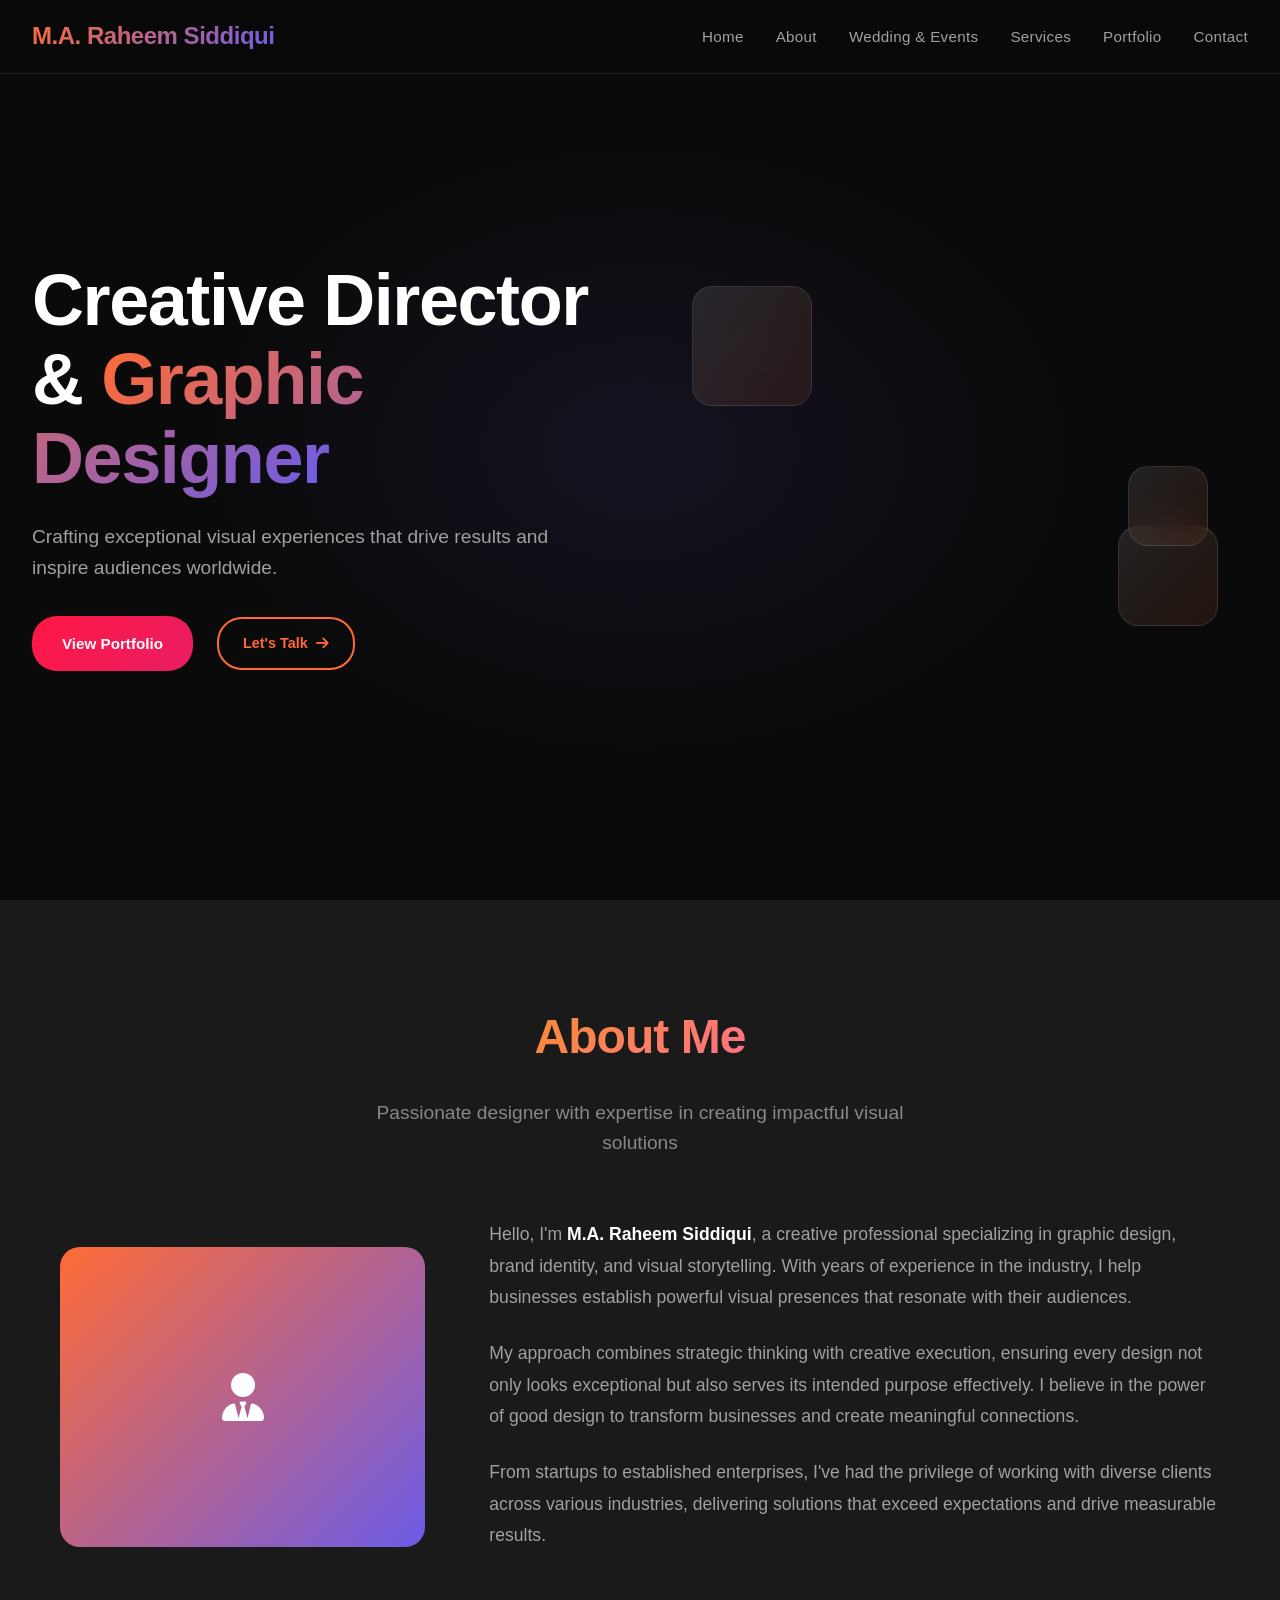
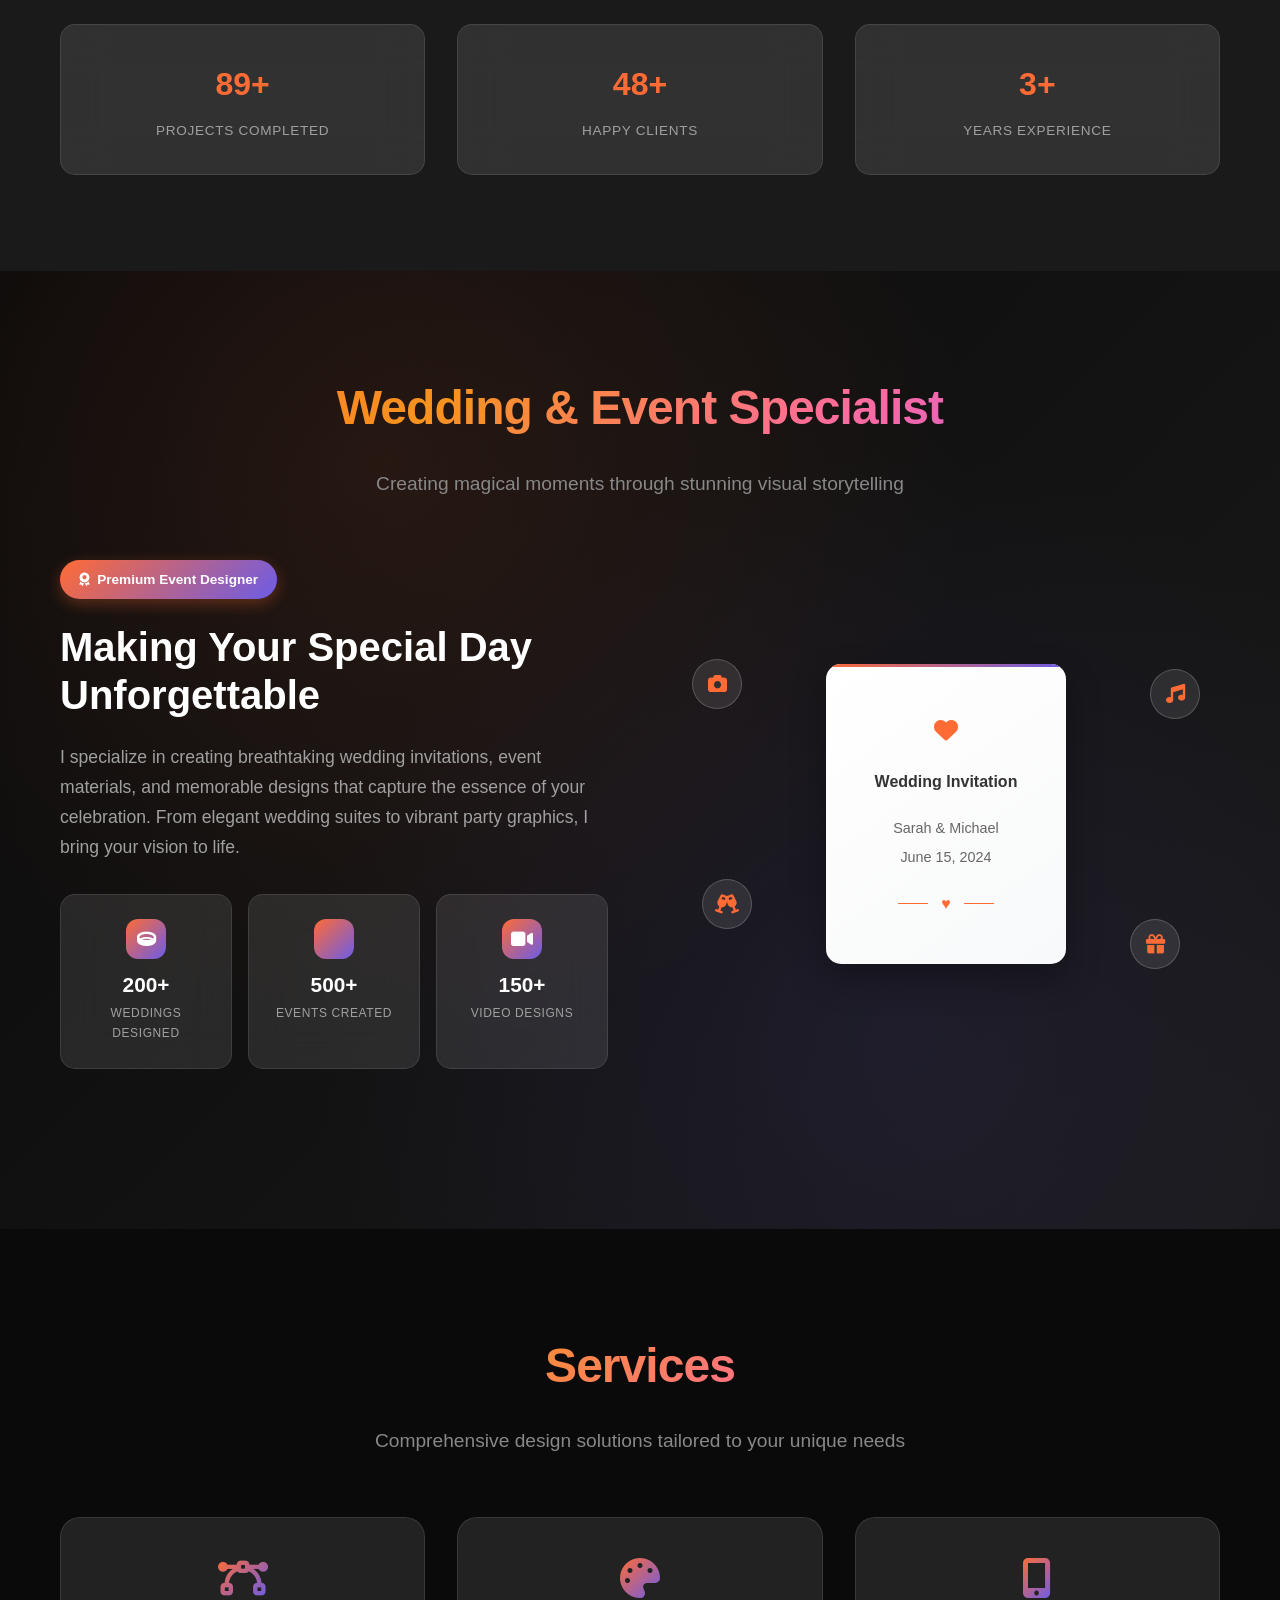
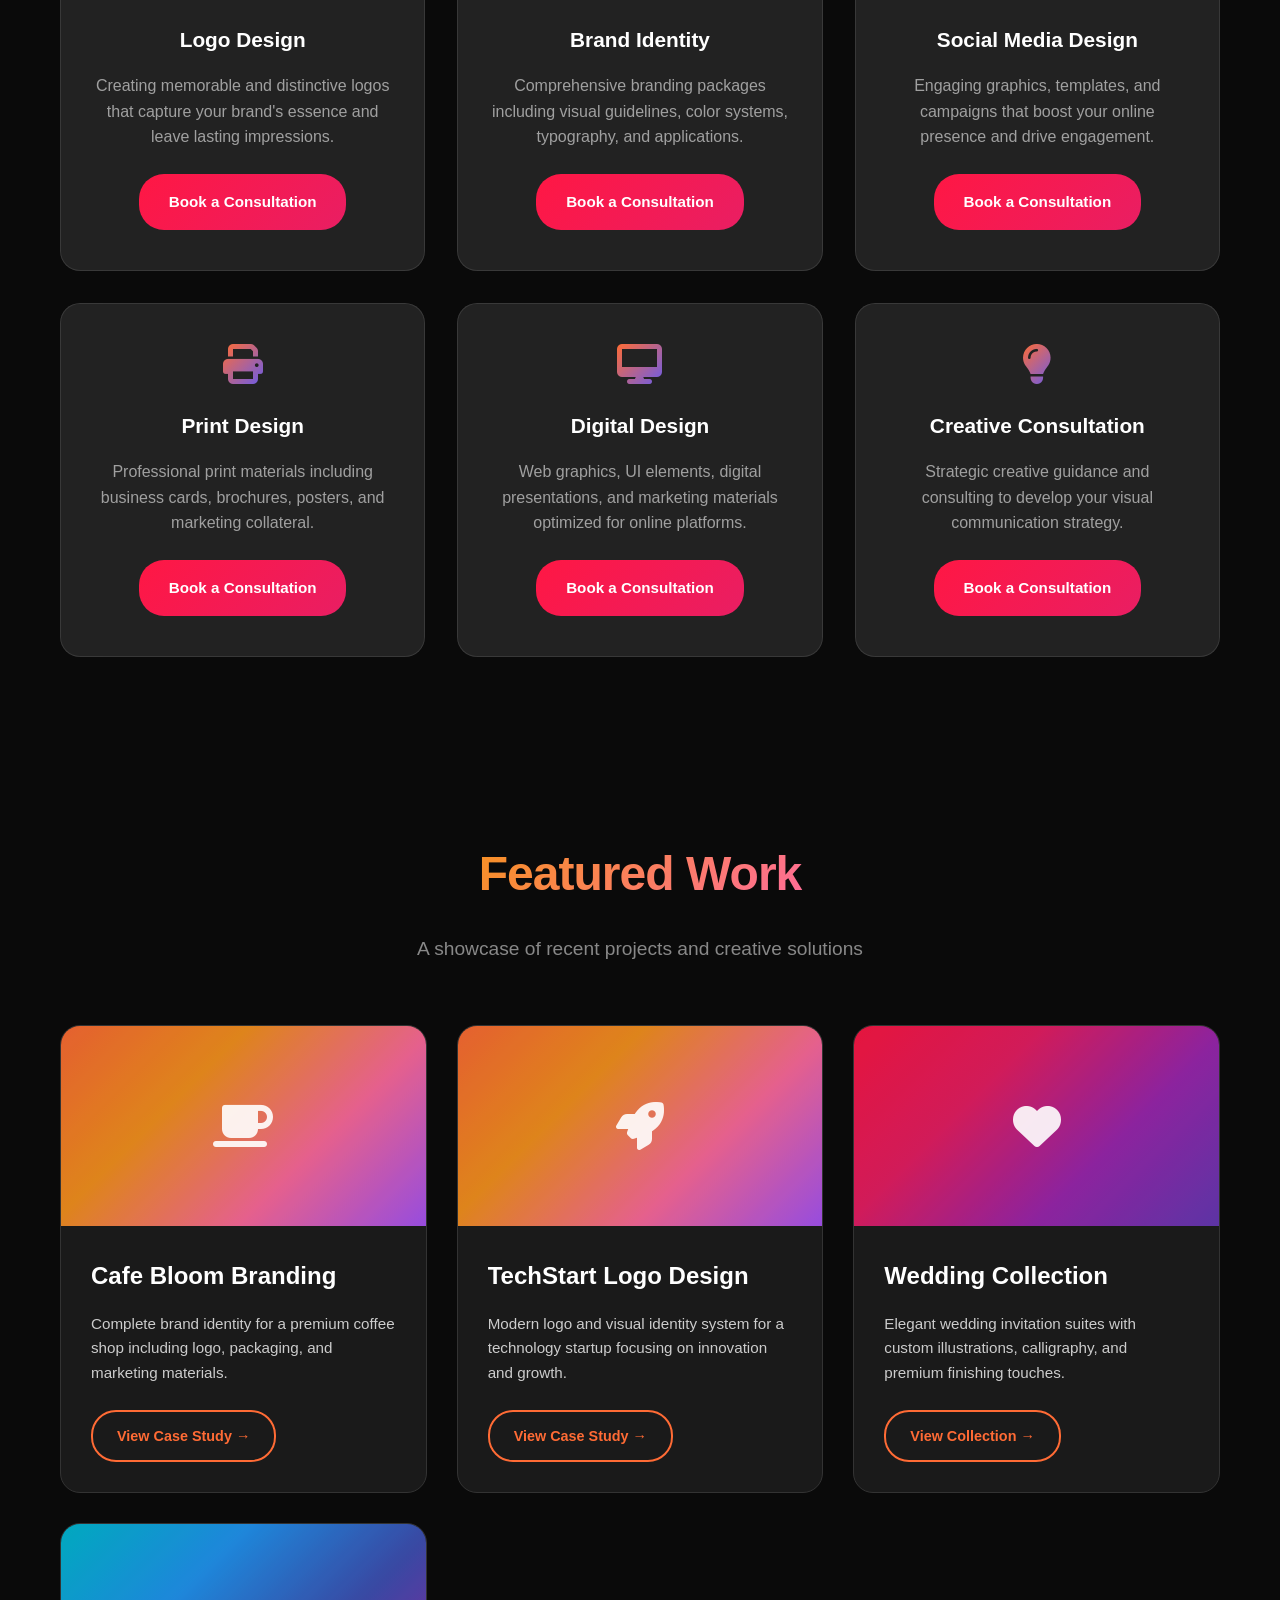
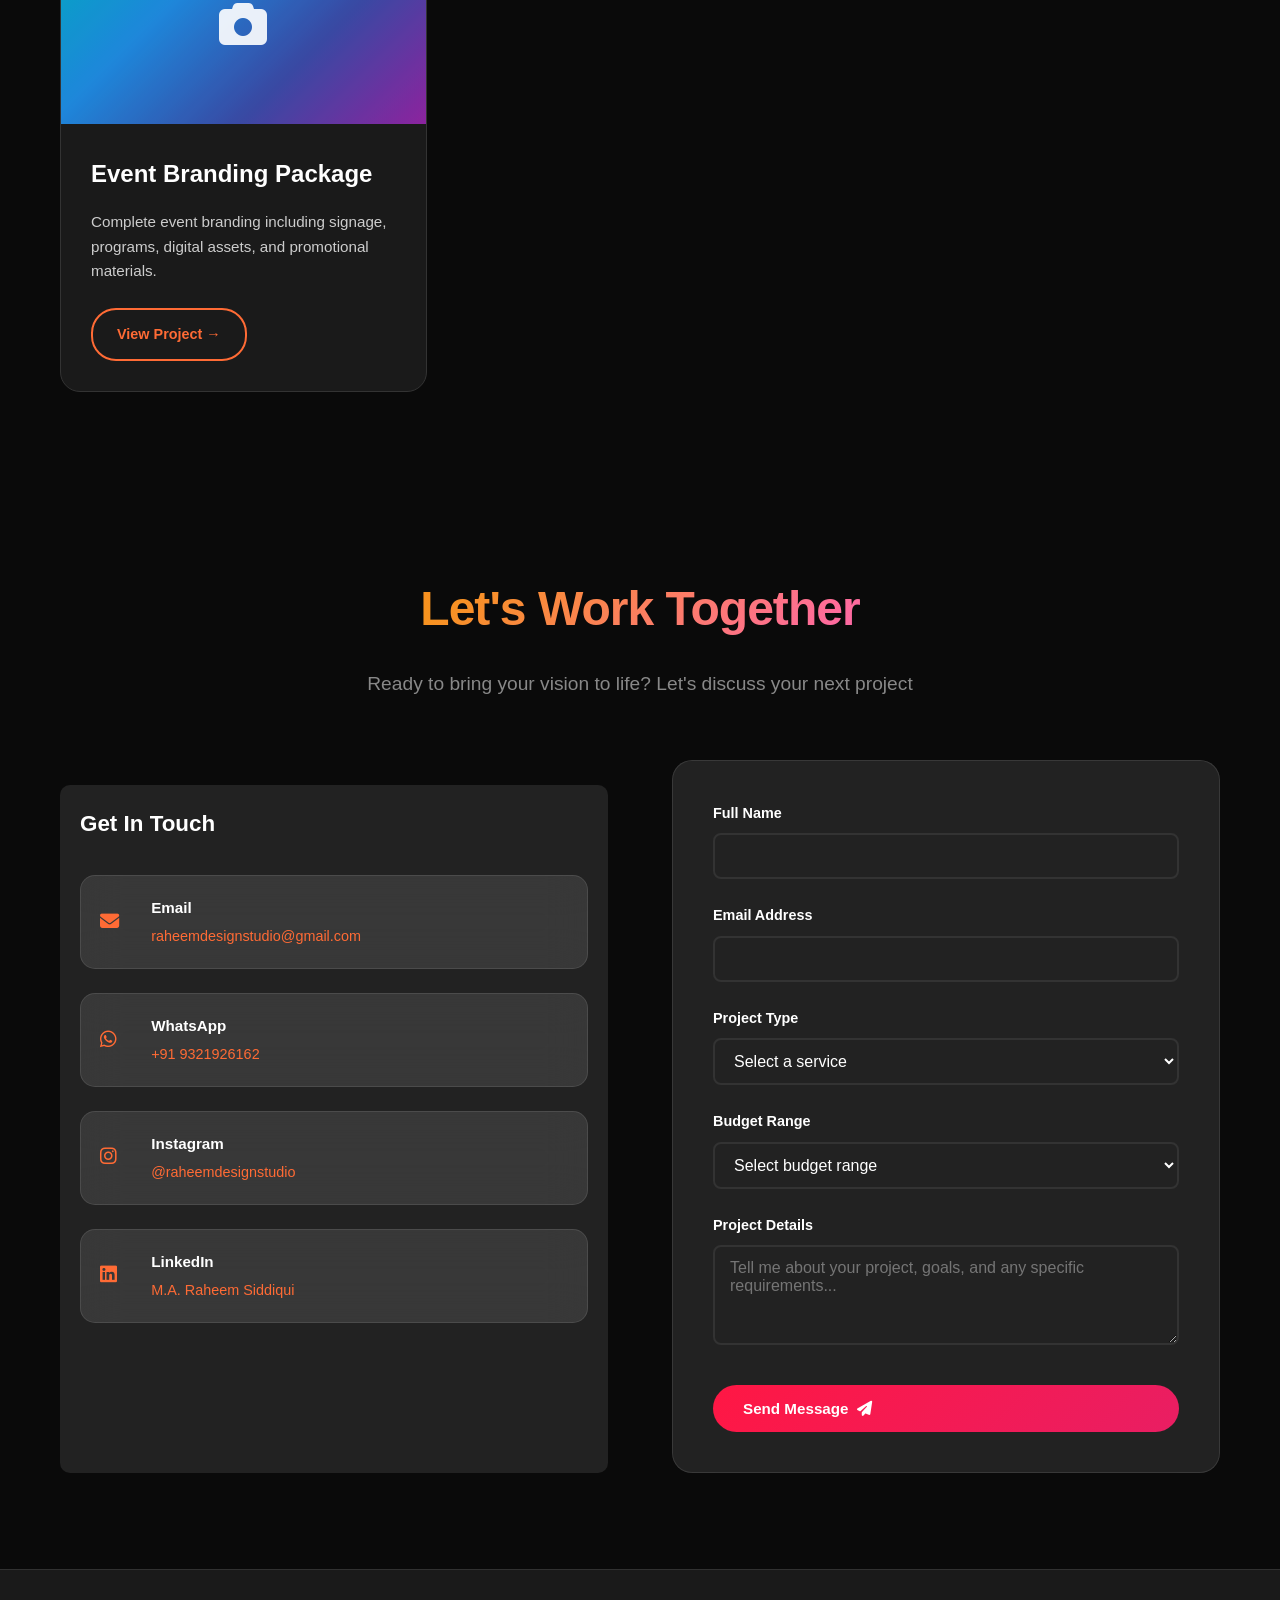
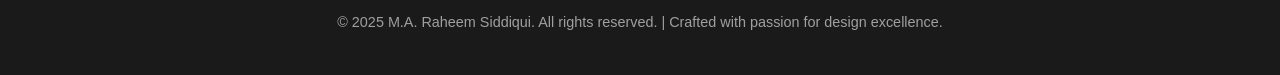
<file: pages/index.html>
<!DOCTYPE html>
<html lang="en">

<head>
  <meta charset="UTF-8">
  <meta name="viewport" content="width=device-width, initial-scale=1.0">
  <meta name="google-site-verification" content="91tpPBfEpRDwz7ggyN2gISKaYOymP0Bl34pknpON6To" />
  <!-- Favicon for all browsers -->
  <link rel="icon" href="/public/favicon.ico" type="image/x-icon">

  <!-- SEO Title -->
  <title>Wedding Invitation Designer | Creative Branding & Graphic Design by M.A. Raheem Siddiqui</title>

  <!-- Meta Description -->
  <meta name="description" content="Professional Wedding Invitation Designer & Creative Director. M.A. Raheem Siddiqui creates custom wedding invitations, brand identity, logos, and event branding that inspire and captivate. Get tailored designs for weddings, businesses, and events.">

  <!-- Keywords (not used by Google, still useful for others) -->
  <meta name="keywords" content="Wedding Invitation Designer, Event Branding, Logo Design India, Graphic Designer Mumbai, Creative Director, Brand Identity, Custom Invitations, Social Media Graphics">

  <!-- Canonical URL -->
  <link rel="canonical" href="https://raheemdesigns.vercel.app/">

  <!-- Open Graph / Facebook -->
  <meta property="og:title" content="M.A. Raheem Siddiqui | Wedding Invitation & Graphic Designer">
  <meta property="og:description" content="Custom wedding invitations, logos, and brand identity design by Raheem Siddiqui. Creative work that inspires.">
  <meta property="og:image" content="https://raheemdesigns.vercel.app/images/og-preview.jpg">
  <meta property="og:url" content="https://raheemdesigns.vercel.app/">
  <meta property="og:type" content="website">

  <!-- Twitter Card -->
  <meta name="twitter:card" content="summary_large_image">
  <meta name="twitter:title" content="Wedding Invitation & Graphic Designer | Raheem Siddiqui">
  <meta name="twitter:description" content="Creative wedding invitations, branding, and social media graphics tailored for you.">
  <meta name="twitter:image" content="https://raheemdesigns.vercel.app/images/og-preview.jpg">
  <meta name="robots" content="index,follow">
  <meta name="theme-color" content="#0a0a0a">
  <meta property="og:site_name" content="Raheem Design Studio">
  <meta property="og:locale" content="en_US">

  <!-- Favicon -->
  <link rel="icon" href="https://raheemdesigns.vercel.app/favicon.ico" type="image/x-icon">

  <!-- Schema Markup (Person + Business) -->
  <script type="application/ld+json">
  {
    "@context": "https://schema.org",
    "@type": "Person",
    "name": "M.A. Raheem Siddiqui",
    "jobTitle": "Creative Director & Graphic Designer",
    "url": "https://raheemdesigns.vercel.app/",
    "sameAs": [
      "https://instagram.com/raheemdesignstudio",
      "https://www.linkedin.com/in/codewithraheem/"
    ],
    "worksFor": {
      "@type": "Organization",
      "name": "Raheem Design Studio"
    },
    "knowsAbout": [
      "Wedding Invitation Design",
      "Event Branding",
      "Logo Design",
      "Brand Identity",
      "Social Media Graphics",
      "Print Design"
    ]
  }
  </script>
  <script type="application/ld+json">
  {
    "@context": "https://schema.org",
    "@type": "Organization",
    "name": "Raheem Design Studio",
    "url": "https://raheemdesigns.vercel.app/",
    "logo": "https://raheemdesigns.vercel.app/favicon.ico",
    "sameAs": [
      "https://instagram.com/raheemdesignstudio",
      "https://www.linkedin.com/in/codewithraheem/"
    ]
  }
  </script>
  <script type="application/ld+json">
  {
    "@context": "https://schema.org",
    "@type": "WebSite",
    "url": "https://raheemdesigns.vercel.app/",
    "name": "M.A. Raheem Siddiqui — Creative Director & Graphic Designer",
    "potentialAction": {
      "@type": "SearchAction",
      "target": "https://www.google.com/search?q=site:raheemdesigns.vercel.app+{search_term}",
      "query-input": "required name=search_term"
    }
  }
  </script>
    <link href="https://cdnjs.cloudflare.com/ajax/libs/font-awesome/6.4.0/css/all.min.css" rel="stylesheet">
    <style>
        :root {
            --primary: #0a0a0a;
            --secondary: #1a1a1a;
            --accent: #ff6b35;
            --accent-2: #6c5ce7;
            --text-light: #ffffff;
            --text-muted: #a0a0a0;
            --glass: rgba(255, 255, 255, 0.1);
            --shadow: 0 20px 40px rgba(0, 0, 0, 0.3);
        }

        * {
            margin: 0;
            padding: 0;
            box-sizing: border-box;
        }

        body {
            font-family: 'Inter', -apple-system, BlinkMacSystemFont, sans-serif;
            background: var(--primary);
            color: var(--text-light);
            line-height: 1.7;
            overflow-x: hidden;
        }

        /* Navigation */
        nav {
            position: fixed;
            top: 0;
            width: 100%;
            padding: 1rem 0;
            z-index: 1000;
            background: rgba(10, 10, 10, 0.95);
            backdrop-filter: blur(20px);
            border-bottom: 1px solid rgba(255, 255, 255, 0.1);
        }

        .nav-container {
            max-width: 1400px;
            margin: 0 auto;
            padding: 0 2rem;
            display: flex;
            justify-content: space-between;
            align-items: center;
        }

        .logo {
            font-size: 1.5rem;
            font-weight: 700;
            letter-spacing: -0.02em;
            background: linear-gradient(135deg, var(--accent), var(--accent-2));
            -webkit-background-clip: text;
            background-clip: text;
            -webkit-text-fill-color: transparent;
        }

        .nav-links {
            display: flex;
            list-style: none;
            gap: 2rem;
        }

        .nav-links a {
            color: var(--text-muted);
            text-decoration: none;
            font-weight: 500;
            font-size: 0.95rem;
            letter-spacing: 0.02em;
            transition: all 0.3s ease;
            position: relative;
        }

        .nav-links a::after {
            content: '';
            position: absolute;
            bottom: -5px;
            left: 0;
            width: 0;
            height: 2px;
            background: var(--accent);
            transition: width 0.3s ease;
        }

        .nav-links a:hover {
            color: var(--text-light);
        }

        .nav-links a:hover::after {
            width: 100%;
        }

        /* Mobile Menu Button */
        .mobile-menu {
            display: none;
            background: none;
            border: none;
            color: var(--text-light);
            font-size: 1.5rem;
            cursor: pointer;
            padding: 0.5rem;
            border-radius: 8px;
            transition: all 0.3s ease;
        }

        .mobile-menu:hover {
            background: var(--glass);
        }

        /* Mobile Navigation */
        .mobile-nav {
            display: none;
            position: fixed;
            top: 0;
            left: 0;
            width: 100%;
            height: 100vh;
            background: rgba(10, 10, 10, 0.98);
            backdrop-filter: blur(20px);
            z-index: 9999;
            opacity: 0;
            transform: translateY(-100%);
            transition: all 0.4s cubic-bezier(0.4, 0, 0.2, 1);
        }

        .mobile-nav.active {
            opacity: 1;
            transform: translateY(0);
        }

        .mobile-nav-content {
            display: flex;
            flex-direction: column;
            justify-content: center;
            align-items: center;
            height: 100%;
            padding: 2rem;
        }

        .mobile-nav-header {
            position: absolute;
            top: 1rem;
            left: 0;
            right: 0;
            display: flex;
            justify-content: space-between;
            align-items: center;
            padding: 0 2rem;
        }

        .mobile-nav-logo {
            font-size: 1.5rem;
            font-weight: 700;
            background: linear-gradient(135deg, var(--accent), var(--accent-2));
            -webkit-background-clip: text;
            background-clip: text;
            -webkit-text-fill-color: transparent;
        }

        .close-menu {
            background: none;
            border: none;
            color: var(--text-light);
            font-size: 2rem;
            cursor: pointer;
            padding: 0.5rem;
            border-radius: 8px;
            transition: all 0.3s ease;
        }

        .close-menu:hover {
            background: var(--glass);
            transform: rotate(90deg);
        }

        .mobile-nav-links {
            list-style: none;
            text-align: center;
        }

        .mobile-nav-links li {
            margin: 1rem 0;
            opacity: 0;
            transform: translateY(30px);
        }

        .mobile-nav.active .mobile-nav-links li {
            animation: fadeInUp 0.6s ease forwards;
        }

        .mobile-nav-links li:nth-child(1) { animation-delay: 0.1s; }
        .mobile-nav-links li:nth-child(2) { animation-delay: 0.2s; }
        .mobile-nav-links li:nth-child(3) { animation-delay: 0.3s; }
        .mobile-nav-links li:nth-child(4) { animation-delay: 0.4s; }
        .mobile-nav-links li:nth-child(5) { animation-delay: 0.5s; }
        .mobile-nav-links li:nth-child(6) { animation-delay: 0.6s; }

        .mobile-nav-links a {
            color: var(--text-light);
            text-decoration: none;
            font-size: 1.5rem;
            font-weight: 600;
            display: block;
            padding: 1rem 2rem;
            border-radius: 15px;
            transition: all 0.3s ease;
            position: relative;
            overflow: hidden;
        }

        .mobile-nav-links a::before {
            content: '';
            position: absolute;
            top: 0;
            left: -100%;
            width: 100%;
            height: 100%;
            background: linear-gradient(135deg, var(--accent), var(--accent-2));
            opacity: 0.1;
            transition: left 0.3s ease;
            z-index: -1;
        }

        .mobile-nav-links a:hover::before {
            left: 0;
        }

        .mobile-nav-links a:hover {
            color: var(--accent);
            transform: translateX(10px);
        }

        .mobile-contact {
            margin-top: 3rem;
            text-align: center;
        }

        .mobile-contact p {
            color: var(--text-muted);
            margin-bottom: 1rem;
            font-size: 0.9rem;
        }

        .mobile-social {
            display: flex;
            gap: 1rem;
            justify-content: center;
        }

        .mobile-social a {
            display: flex;
            align-items: center;
            justify-content: center;
            width: 45px;
            height: 45px;
            background: var(--glass);
            border-radius: 50%;
            color: var(--text-light);
            text-decoration: none;
            font-size: 1.1rem;
            transition: all 0.3s ease;
            border: 1px solid rgba(255, 255, 255, 0.1);
        }

        .mobile-social a:hover {
            background: var(--accent);
            transform: translateY(-5px);
            box-shadow: 0 10px 30px rgba(255, 107, 53, 0.3);
        }

        /* Hero Section */
        .hero {
            min-height: 100vh;
            display: flex;
            align-items: center;
            position: relative;
            background: radial-gradient(ellipse at center, rgba(108, 92, 231, 0.1) 0%, transparent 50%);
            padding: 6rem 0 4rem;
        }

        .hero-grid {
            display: grid;
            grid-template-columns: 1fr 1fr;
            gap: 4rem;
            max-width: 1400px;
            margin: 0 auto;
            padding: 0 2rem;
            align-items: center;
        }

        .hero-content h1 {
            font-size: clamp(2.5rem, 6vw, 4.5rem);
            font-weight: 800;
            line-height: 1.1;
            margin-bottom: 1.5rem;
            letter-spacing: -0.02em;
        }

        .hero-content .highlight {
            background: linear-gradient(135deg, var(--accent), var(--accent-2));
            -webkit-background-clip: text;
            background-clip: text;
            -webkit-text-fill-color: transparent;
        }

        .hero-subtitle {
            font-size: clamp(1rem, 2.5vw, 1.2rem);
            color: var(--text-muted);
            margin-bottom: 2rem;
            font-weight: 400;
            line-height: 1.6;
        }

        .hero-cta {
            display: flex;
            gap: 1.5rem;
            align-items: center;
            flex-wrap: wrap;
        }

        .btn-primary {
            background: linear-gradient(135deg, var(--accent), var(--accent-2));
            color: white;
            padding: 0.9rem 2rem;
            border: none;
            border-radius: 50px;
            font-weight: 600;
            text-decoration: none;
            font-size: 0.95rem;
            transition: all 0.4s ease;
            position: relative;
            overflow: hidden;
            display: inline-block;
        }

        .btn-primary::before {
            content: '';
            position: absolute;
            top: 0;
            left: -100%;
            width: 100%;
            height: 100%;
            background: linear-gradient(90deg, transparent, rgba(255, 255, 255, 0.2), transparent);
            transition: left 0.6s ease;
        }

        .btn-primary:hover::before {
            left: 100%;
        }

        .btn-primary:hover {
            transform: translateY(-2px);
            box-shadow: 0 10px 30px rgba(255, 107, 53, 0.3);
        }

        .btn-secondary {
            color: var(--text-light);
            text-decoration: none;
            font-weight: 500;
            display: flex;
            align-items: center;
            gap: 0.5rem;
            transition: all 0.3s ease;
            font-size: 0.95rem;
        }

        .btn-secondary:hover {
            color: var(--accent);
            transform: translateX(5px);
        }

        .hero-visual {
            position: relative;
            height: 400px;
            display: flex;
            align-items: center;
            justify-content: center;
        }

        .geometric-shape {
            position: absolute;
            border-radius: 20px;
            background: linear-gradient(135deg, var(--glass), rgba(255, 107, 53, 0.1));
            backdrop-filter: blur(20px);
            border: 1px solid rgba(255, 255, 255, 0.1);
            animation: float 6s ease-in-out infinite;
        }

        .shape-1 {
            width: 120px;
            height: 120px;
            top: 20px;
            left: 20px;
        }

        .shape-2 {
            width: 100px;
            height: 100px;
            bottom: 40px;
            right: 30px;
            animation-direction: reverse;
        }

        .shape-3 {
            width: 80px;
            height: 80px;
            top: 50%;
            right: 40px;
            animation-duration: 4s;
        }

        /* Section Styles */
        .section-container {
            max-width: 1400px;
            margin: 0 auto;
            padding: 0 2rem;
        }

        .section-header {
            text-align: center;
            margin-bottom: 4rem;
        }

        .section-title {
            font-size: clamp(2rem, 5vw, 3.5rem);
            font-weight: 700;
            margin-bottom: 1rem;
            letter-spacing: -0.02em;
        }

        .section-subtitle {
            font-size: clamp(1rem, 2vw, 1.1rem);
            color: var(--text-muted);
            max-width: 600px;
            margin: 0 auto;
            line-height: 1.6;
        }

        /* About Section */
        .about {
            padding: 6rem 0;
            background: var(--secondary);
        }

        .about-grid {
            display: grid;
            grid-template-columns: 1fr 2fr;
            gap: 4rem;
            align-items: center;
            margin-bottom: 3rem;
        }

        .about-image {
            height: 300px;
            background: linear-gradient(135deg, var(--accent), var(--accent-2));
            border-radius: 20px;
            display: flex;
            align-items: center;
            justify-content: center;
            font-size: 3rem;
            color: white;
        }

        .about-content {
            font-size: clamp(1rem, 1.5vw, 1.1rem);
            line-height: 1.8;
            color: var(--text-muted);
        }

        .about-content p {
            margin-bottom: 1.5rem;
        }

        .about-content strong {
            color: var(--text-light);
            font-weight: 600;
        }

        .stats-grid {
            display: grid;
            grid-template-columns: repeat(auto-fit, minmax(200px, 1fr));
            gap: 2rem;
            margin-top: 3rem;
        }

        .stat-item {
            text-align: center;
            padding: 2rem 1rem;
            background: var(--glass);
            backdrop-filter: blur(20px);
            border-radius: 15px;
            border: 1px solid rgba(255, 255, 255, 0.1);
        }

        .stat-number {
            font-size: 2rem;
            font-weight: 700;
            color: var(--accent);
            margin-bottom: 0.5rem;
        }

        .stat-label {
            color: var(--text-muted);
            font-size: 0.85rem;
            text-transform: uppercase;
            letter-spacing: 0.05em;
        }

        /* Specialty Section */
        .specialty {
            padding: 6rem 0;
            background: linear-gradient(135deg, var(--primary) 0%, var(--secondary) 100%);
            position: relative;
            overflow: hidden;
        }

        .specialty::before {
            content: '';
            position: absolute;
            top: 0;
            left: 0;
            right: 0;
            bottom: 0;
            background: radial-gradient(circle at 30% 20%, rgba(255, 107, 53, 0.1) 0%, transparent 50%),
                        radial-gradient(circle at 70% 80%, rgba(108, 92, 231, 0.1) 0%, transparent 50%);
        }

        .specialty-hero {
            display: grid;
            grid-template-columns: 1fr 1fr;
            gap: 4rem;
            align-items: center;
            margin-bottom: 4rem;
            position: relative;
            z-index: 2;
        }

        .specialty-badge {
            display: inline-flex;
            align-items: center;
            gap: 0.5rem;
            background: linear-gradient(135deg, var(--accent), var(--accent-2));
            color: white;
            padding: 0.5rem 1.2rem;
            border-radius: 25px;
            font-size: 0.85rem;
            font-weight: 600;
            margin-bottom: 1.5rem;
            box-shadow: 0 5px 15px rgba(255, 107, 53, 0.3);
        }

        .specialty-content h3 {
            font-size: clamp(1.8rem, 4vw, 2.5rem);
            font-weight: 700;
            margin-bottom: 1.5rem;
            line-height: 1.2;
        }

        .specialty-content p {
            font-size: clamp(1rem, 1.5vw, 1.1rem);
            color: var(--text-muted);
            line-height: 1.7;
            margin-bottom: 2rem;
        }

        .specialty-stats {
            display: grid;
            grid-template-columns: repeat(auto-fit, minmax(120px, 1fr));
            gap: 1rem;
        }

        .specialty-stat {
            display: flex;
            flex-direction: column;
            align-items: center;
            gap: 0.5rem;
            background: var(--glass);
            backdrop-filter: blur(20px);
            padding: 1.5rem 1rem;
            border-radius: 15px;
            border: 1px solid rgba(255, 255, 255, 0.1);
            text-align: center;
        }

        .stat-icon {
            width: 40px;
            height: 40px;
            background: linear-gradient(135deg, var(--accent), var(--accent-2));
            border-radius: 12px;
            display: flex;
            align-items: center;
            justify-content: center;
            color: white;
            font-size: 1.2rem;
        }

        .stat-info {
            display: flex;
            flex-direction: column;
        }

        .stat-num {
            font-size: 1.3rem;
            font-weight: 700;
            color: var(--text-light);
        }

        .stat-text {
            font-size: 0.75rem;
            color: var(--text-muted);
            text-transform: uppercase;
            letter-spacing: 0.05em;
        }

        .specialty-visual {
            position: relative;
            display: flex;
            justify-content: center;
            align-items: center;
            height: 350px;
        }

        .wedding-card {
            width: 240px;
            height: 300px;
            perspective: 1000px;
            position: relative;
            z-index: 3;
        }

        .card-front {
            width: 100%;
            height: 100%;
            background: linear-gradient(145deg, #fff 0%, #f8f9fa 100%);
            border-radius: 15px;
            padding: 1.5rem;
            box-shadow: 0 15px 35px rgba(0, 0, 0, 0.3);
            display: flex;
            flex-direction: column;
            align-items: center;
            justify-content: center;
            text-align: center;
            color: #333;
            position: relative;
            overflow: hidden;
        }

        .card-front::before {
            content: '';
            position: absolute;
            top: 0;
            left: 0;
            right: 0;
            height: 3px;
            background: linear-gradient(135deg, var(--accent), var(--accent-2));
        }

        .card-ornament {
            font-size: 1.5rem;
            color: var(--accent);
            margin-bottom: 1rem;
        }

        .card-front h4 {
            font-size: 1rem;
            font-weight: 600;
            margin-bottom: 1rem;
            color: #333;
        }

        .card-details p {
            margin: 0.3rem 0;
            color: #666;
            font-weight: 500;
            font-size: 0.9rem;
        }

        .card-design {
            display: flex;
            align-items: center;
            gap: 0.8rem;
            margin-top: 1rem;
        }

        .design-line {
            width: 30px;
            height: 1px;
            background: var(--accent);
        }

        .design-heart {
            color: var(--accent);
            font-size: 1rem;
        }

        .floating-elements {
            position: absolute;
            width: 100%;
            height: 100%;
        }

        .element {
            position: absolute;
            width: 50px;
            height: 50px;
            background: var(--glass);
            backdrop-filter: blur(20px);
            border: 1px solid rgba(255, 255, 255, 0.2);
            border-radius: 50%;
            display: flex;
            align-items: center;
            justify-content: center;
            color: var(--accent);
            font-size: 1.2rem;
            animation: float 4s ease-in-out infinite;
        }

        .element-1 {
            top: 20px;
            left: 20px;
            animation-delay: 0s;
        }

        .element-2 {
            top: 30px;
            right: 20px;
            animation-delay: 1s;
        }

        .element-3 {
            bottom: 60px;
            left: 30px;
            animation-delay: 2s;
        }

        .element-4 {
            bottom: 20px;
            right: 40px;
            animation-delay: 3s;
        }

        /* Services Grid */
        .services {
            padding: 6rem 0;
            background: var(--primary);
        }

        .services-grid {
            display: grid;
            grid-template-columns: repeat(auto-fit, minmax(280px, 1fr));
            gap: 2rem;
            margin-top: 3rem;
        }

        .service-card {
            padding: 2.5rem 2rem;
            background: var(--glass);
            backdrop-filter: blur(20px);
            border: 1px solid rgba(255, 255, 255, 0.1);
            border-radius: 20px;
            transition: all 0.4s ease;
            position: relative;
            overflow: hidden;
            text-align: center;
        }

        .service-card::before {
            content: '';
            position: absolute;
            top: 0;
            left: -100%;
            width: 100%;
            height: 100%;
            background: linear-gradient(90deg, transparent, rgba(255, 107, 53, 0.05), transparent);
            transition: left 0.6s ease;
        }

        .service-card:hover::before {
            left: 100%;
        }

        .service-card:hover {
            transform: translateY(-10px);
            border-color: var(--accent);
            box-shadow: var(--shadow);
        }

        .service-icon {
            font-size: 2.5rem;
            background: linear-gradient(135deg, var(--accent), var(--accent-2));
            -webkit-background-clip: text;
            background-clip: text;
            -webkit-text-fill-color: transparent;
            margin-bottom: 1.5rem;
        }

        .service-title {
            font-size: 1.3rem;
            font-weight: 600;
            margin-bottom: 1rem;
            color: var(--text-light);
        }

        .service-description {
            color: var(--text-muted);
            line-height: 1.6;
            margin-bottom: 1.5rem;
        }

        /* Portfolio Section */
        .portfolio {
            padding: 6rem 0;
            background: var(--secondary);
        }

        .portfolio-grid {
            display: grid;
            grid-template-columns: repeat(auto-fit, minmax(300px, 1fr));
            gap: 2rem;
            margin-top: 3rem;
        }

        .portfolio-item {
            background: var(--primary);
            border-radius: 20px;
            overflow: hidden;
            transition: all 0.4s ease;
            border: 1px solid rgba(255, 255, 255, 0.1);
        }

        .portfolio-item:hover {
            transform: translateY(-10px);
            box-shadow: var(--shadow);
        }

        .portfolio-image {
            height: 200px;
            background: linear-gradient(135deg, var(--accent), var(--accent-2));
            display: flex;
            align-items: center;
            justify-content: center;
            font-size: 2.5rem;
            color: white;
            position: relative;
        }

        .portfolio-content {
            padding: 1.5rem;
        }

        .portfolio-item h3 {
            font-size: 1.2rem;
            font-weight: 600;
            margin-bottom: 0.5rem;
            color: var(--text-light);
        }

        .portfolio-item p {
            color: var(--text-muted);
            line-height: 1.6;
            margin-bottom: 1rem;
            font-size: 0.95rem;
        }

        /* Contact Section */
        .contact {
            padding: 6rem 0;
            background: var(--primary);
        }

        .contact-grid {
            display: grid;
            grid-template-columns: 1fr 1fr;
            gap: 4rem;
            margin-top: 3rem;
        }

        .contact-info h3 {
            font-size: 1.4rem;
            margin-bottom: 2rem;
            color: var(--text-light);
        }

        .contact-item {
            display: flex;
            align-items: center;
            gap: 1rem;
            margin-bottom: 1.5rem;
            padding: 1.2rem;
            background: var(--glass);
            backdrop-filter: blur(20px);
            border: 1px solid rgba(255, 255, 255, 0.1);
            border-radius: 15px;
            transition: all 0.3s ease;
        }

        .contact-item:hover {
            border-color: var(--accent);
            transform: translateX(5px);
        }

        .contact-icon {
            font-size: 1.2rem;
            color: var(--accent);
            width: 35px;
        }

        .contact-details h4 {
            color: var(--text-light);
            margin-bottom: 0.2rem;
            font-size: 0.95rem;
        }

        .contact-details p {
            color: var(--text-muted);
            font-size: 0.9rem;
        }

        .contact-details a {
            color: var(--text-muted);
            text-decoration: none;
            transition: color 0.3s ease;
        }

        .contact-details a:hover {
            color: var(--accent);
        }

        .contact-form {
            background: var(--glass);
            backdrop-filter: blur(20px);
            border: 1px solid rgba(255, 255, 255, 0.1);
            border-radius: 20px;
            padding: 2.5rem;
        }

        .form-group {
            margin-bottom: 1.5rem;
        }

        .form-group label {
            display: block;
            margin-bottom: 0.5rem;
            color: var(--text-light);
            font-weight: 500;
            font-size: 0.9rem;
        }

        .form-group input,
        .form-group textarea,
        .form-group select {
            width: 100%;
            padding: 0.9rem;
            background: rgba(255, 255, 255, 0.05);
            border: 1px solid rgba(255, 255, 255, 0.1);
            border-radius: 10px;
            color: var(--text-light);
            font-family: inherit;
            font-size: 0.9rem;
            transition: all 0.3s ease;
        }

        .form-group input:focus,
        .form-group textarea:focus,
        .form-group select:focus {
            outline: none;
            border-color: var(--accent);
            background: rgba(255, 255, 255, 0.1);
        }

        .form-group textarea {
            resize: vertical;
            min-height: 100px;
        }

        /* Footer */
        footer {
            padding: 2.5rem 0;
            background: var(--secondary);
            border-top: 1px solid rgba(255, 255, 255, 0.1);
            text-align: center;
        }

        .footer-content {
            max-width: 1400px;
            margin: 0 auto;
            padding: 0 2rem;
        }

        .footer-text {
            color: var(--text-muted);
            font-size: 0.9rem;
        }

        /* Animations */
        @keyframes float {
            0%, 100% { transform: translateY(0px) rotate(0deg); }
            50% { transform: translateY(-20px) rotate(5deg); }
        }

        @keyframes fadeInUp {
            from {
                opacity: 0;
                transform: translateY(30px);
            }
            to {
                opacity: 1;
                transform: translateY(0);
            }
        }

        /* Scroll Animations */
        .fade-in {
            opacity: 0;
            transform: translateY(30px);
            transition: all 0.8s ease;
        }

        .fade-in.visible {
            opacity: 1;
            transform: translateY(0);
        }

        /* Mobile Responsiveness */
        @media (max-width: 1024px) {
            .nav-container {
                padding: 0 1.5rem;
            }

            .hero-grid,
            .about-grid,
            .specialty-hero,
            .contact-grid {
                grid-template-columns: 1fr;
                gap: 3rem;
                text-align: center;
            }

            .hero-visual {
                height: 300px;
            }

            .specialty-stats {
                grid-template-columns: repeat(3, 1fr);
            }
        }

        @media (max-width: 768px) {
            .nav-links {
                display: none;
            }

            .mobile-menu {
                display: block;
            }

            .section-container {
                padding: 0 1.5rem;
            }

            .hero {
                padding: 5rem 0 3rem;
                min-height: 90vh;
            }

            .hero-grid {
                gap: 2rem;
            }

            .hero-content h1 {
                font-size: 2.5rem;
            }

            .hero-cta {
                justify-content: center;
                gap: 1rem;
            }

            .btn-primary,
            .btn-secondary {
                font-size: 0.9rem;
                padding: 0.8rem 1.5rem;
            }

            .hero-visual {
                height: 250px;
            }

            .shape-1 {
                width: 80px;
                height: 80px;
                top: 10px;
                left: 10px;
            }

            .shape-2 {
                width: 70px;
                height: 70px;
                bottom: 20px;
                right: 15px;
            }

            .shape-3 {
                width: 60px;
                height: 60px;
                top: 40%;
                right: 20px;
            }

            .about,
            .specialty,
            .services,
            .portfolio,
            .contact {
                padding: 4rem 0;
            }

            .section-header {
                margin-bottom: 3rem;
            }

            .section-title {
                font-size: 2.2rem;
            }

            .about-image {
                height: 250px;
                font-size: 2.5rem;
            }

            .stats-grid {
                grid-template-columns: 1fr;
                gap: 1.5rem;
            }

            .stat-item {
                padding: 1.5rem 1rem;
            }

            .specialty-hero {
                gap: 2.5rem;
            }

            .specialty-content h3 {
                font-size: 2rem;
            }

            .specialty-stats {
                grid-template-columns: 1fr;
                gap: 1rem;
            }

            .specialty-visual {
                height: 280px;
            }

            .wedding-card {
                width: 200px;
                height: 260px;
            }

            .card-front {
                padding: 1.2rem;
            }

            .card-front h4 {
                font-size: 0.9rem;
            }

            .card-details p {
                font-size: 0.8rem;
            }

            .element {
                width: 40px;
                height: 40px;
                font-size: 1rem;
            }

            .services-grid,
            .portfolio-grid {
                grid-template-columns: 1fr;
                gap: 1.5rem;
            }

            .service-card {
                padding: 2rem 1.5rem;
            }

            .service-icon {
                font-size: 2rem;
            }

            .contact-form {
                padding: 2rem 1.5rem;
            }

            .form-group input,
            .form-group textarea,
            .form-group select {
                padding: 0.8rem;
            }

            .mobile-nav-links a {
                font-size: 1.3rem;
                padding: 0.8rem 1.5rem;
            }

            .mobile-social a {
                width: 40px;
                height: 40px;
                font-size: 1rem;
            }
        }

        @media (max-width: 480px) {
            .nav-container,
            .section-container {
                padding: 0 1rem;
            }

            .logo,
            .mobile-nav-logo {
                font-size: 1.3rem;
            }

            .hero {
                padding: 4rem 0 2rem;
            }

            .hero-content h1 {
                font-size: 2rem;
                line-height: 1.2;
            }

            .hero-subtitle {
                font-size: 0.95rem;
            }

            .hero-cta {
                flex-direction: column;
                align-items: center;
                gap: 1rem;
            }

            .btn-primary,
            .btn-secondary {
                width: 100%;
                text-align: center;
                justify-content: center;
            }

            .hero-visual {
                height: 200px;
            }

            .section-title {
                font-size: 1.8rem;
            }

            .section-subtitle {
                font-size: 0.95rem;
            }

            .about-image {
                height: 200px;
                font-size: 2rem;
            }

            .specialty-content h3 {
                font-size: 1.6rem;
            }

            .specialty-visual {
                height: 240px;
            }

            .wedding-card {
                width: 180px;
                height: 230px;
            }

            .card-front {
                padding: 1rem;
            }

            .card-ornament {
                font-size: 1.2rem;
            }

            .card-front h4 {
                font-size: 0.8rem;
                margin-bottom: 0.8rem;
            }

            .element {
                width: 35px;
                height: 35px;
                font-size: 0.9rem;
            }

            .service-card,
            .contact-form {
                padding: 1.5rem 1rem;
            }

            .contact-item {
                padding: 1rem;
                flex-direction: column;
                text-align: center;
                gap: 0.8rem;
            }

            .mobile-nav-links a {
                font-size: 1.1rem;
                padding: 0.7rem 1rem;
            }

            .mobile-contact p {
                font-size: 0.85rem;
            }
        }

        /* Utility classes */
        .text-center { text-align: center; }
        .mb-1 { margin-bottom: 0.5rem; }
        .mb-2 { margin-bottom: 1rem; }
        .mb-3 { margin-bottom: 1.5rem; }
        .mt-1 { margin-top: 0.5rem; }
        .mt-2 { margin-top: 1rem; }
        .mt-3 { margin-top: 1.5rem; }

        * {
            margin: 0;
            padding: 0;
            box-sizing: border-box;
        }

        body {
            font-family: 'Arial', sans-serif;
            background-color: #0a0a0a;
            color: #fff;
        }

        .portfolio {
            padding: 80px 0;
            background-color: #0a0a0a;
        }

        .section-container {
            max-width: 1200px;
            margin: 0 auto;
            padding: 0 20px;
        }

        .section-header {
            text-align: center;
            margin-bottom: 60px;
        }

        .section-title {
            font-size: 3rem;
            font-weight: 700;
            margin-bottom: 20px;
            background: linear-gradient(135deg, #ff6b35, #f7931e, #ff6b9d, #a855f7);
            -webkit-background-clip: text;
            -webkit-text-fill-color: transparent;
            background-clip: text;
        }

        .section-subtitle {
            font-size: 1.2rem;
            color: #888;
            max-width: 600px;
            margin: 0 auto;
            line-height: 1.6;
        }

        .portfolio-grid {
            display: grid;
            grid-template-columns: repeat(auto-fit, minmax(300px, 1fr));
            gap: 30px;
        }

        .portfolio-item {
            background: #1a1a1a;
            border-radius: 20px;
            overflow: hidden;
            transition: all 0.3s ease;
            border: 1px solid #333;
        }

        .portfolio-item:hover {
            transform: translateY(-10px);
            box-shadow: 0 20px 40px rgba(0, 0, 0, 0.3);
        }

        .portfolio-image {
            height: 200px;
            position: relative;
            overflow: hidden;
            display: flex;
            align-items: center;
            justify-content: center;
        }

        /* Gradient backgrounds for each project */
        .portfolio-item:nth-child(1) .portfolio-image {
            background: linear-gradient(135deg, #ff6b35, #f7931e, #ff6b9d, #a855f7);
        }

        .portfolio-item:nth-child(2) .portfolio-image {
            background: linear-gradient(135deg, #ff6b35, #f7931e, #ff6b9d, #a855f7);
        }

        .portfolio-item:nth-child(3) .portfolio-image {
            background: linear-gradient(135deg, #ff1744, #e91e63, #9c27b0, #673ab7);
        }

        .portfolio-item:nth-child(4) .portfolio-image {
            background: linear-gradient(135deg, #00bcd4, #2196f3, #3f51b5, #9c27b0);
        }

        .portfolio-image::before {
            content: '';
            position: absolute;
            top: 0;
            left: 0;
            right: 0;
            bottom: 0;
            background: rgba(0, 0, 0, 0.1);
            z-index: 1;
        }

        .portfolio-image i {
            font-size: 3rem;
            color: rgba(255, 255, 255, 0.9);
            z-index: 2;
            position: relative;
        }

        .portfolio-content {
            padding: 30px;
        }

        .portfolio-content h3 {
            font-size: 1.5rem;
            font-weight: 700;
            margin-bottom: 15px;
            color: #fff;
        }

        .portfolio-content p {
            color: #ccc;
            line-height: 1.6;
            margin-bottom: 25px;
            font-size: 0.95rem;
        }

        .btn-secondary {
            display: inline-flex;
            align-items: center;
            padding: 12px 24px;
            background: transparent;
            border: 2px solid #ff6b35;
            color: #ff6b35;
            text-decoration: none;
            border-radius: 25px;
            font-weight: 600;
            transition: all 0.3s ease;
            font-size: 0.9rem;
        }

        .btn-secondary:hover {
            background: #ff6b35;
            color: #fff;
            transform: translateY(-2px);
            box-shadow: 0 5px 15px rgba(255, 107, 53, 0.3);
        }

        /* Fade in animation */
        .fade-in {
            opacity: 1;
            transform: translateY(0);
            transition: all 0.6s ease;
        }

        /* Responsive design */
        @media (max-width: 768px) {
            .section-title {
                font-size: 2.5rem;
            }
            
            .portfolio-grid {
                grid-template-columns: 1fr;
                gap: 20px;
            }
            
            .portfolio-content {
                padding: 25px;
            }
        }

        /* Modal Styles */
        .modal {
            display: none;
            position: fixed;
            z-index: 1000;
            left: 0;
            top: 0;
            width: 100%;
            height: 100%;
            background-color: rgba(0, 0, 0, 0.8);
            backdrop-filter: blur(5px);
        }

        .modal-content {
            background-color: #1a1a1a;
            margin: 2% auto;
            border-radius: 20px;
            width: 90%;
            max-width: 1200px;
            max-height: 90vh;
            overflow-y: auto;
            border: 1px solid #333;
            box-shadow: 0 20px 60px rgba(0, 0, 0, 0.5);
        }

        .modal-header {
            display: flex;
            justify-content: space-between;
            align-items: center;
            padding: 30px 40px 20px;
            border-bottom: 1px solid #333;
        }

        .modal-header h2 {
            font-size: 2.5rem;
            font-weight: 700;
            background: linear-gradient(135deg, #ff1744, #e91e63, #9c27b0);
            -webkit-background-clip: text;
            -webkit-text-fill-color: transparent;
            background-clip: text;
            margin: 0;
        }

        .close {
            color: #888;
            font-size: 35px;
            font-weight: bold;
            cursor: pointer;
            transition: color 0.3s ease;
            line-height: 1;
        }

        .close:hover {
            color: #fff;
        }

        .modal-body {
            padding: 40px;
        }

        .collection-gallery {
            display: grid;
            grid-template-columns: repeat(auto-fit, minmax(300px, 1fr));
            gap: 30px;
            margin-bottom: 40px;
        }

        .gallery-item {
            background: #222;
            border-radius: 15px;
            padding: 25px;
            text-align: center;
            transition: all 0.3s ease;
            border: 1px solid #333;
        }

        .gallery-item:hover {
            transform: translateY(-5px);
            box-shadow: 0 10px 30px rgba(0, 0, 0, 0.3);
            border-color: #ff1744;
        }

        .gallery-image {
            height: 120px;
            background: linear-gradient(135deg, #ff1744, #e91e63, #9c27b0, #673ab7);
            border-radius: 10px;
            display: flex;
            align-items: center;
            justify-content: center;
            margin-bottom: 20px;
        }

        .gallery-image i {
            font-size: 2.5rem;
            color: rgba(255, 255, 255, 0.9);
        }

        .gallery-item h4 {
            font-size: 1.3rem;
            font-weight: 600;
            margin-bottom: 10px;
            color: #fff;
        }

        .gallery-item p {
            color: #ccc;
            font-size: 0.9rem;
            line-height: 1.5;
        }

        .modal-footer {
            display: flex;
            justify-content: center;
            gap: 20px;
            padding-top: 20px;
            border-top: 1px solid #333;
        }

        .btn-primary {
            display: inline-flex;
            align-items: center;
            padding: 15px 30px;
            background: linear-gradient(135deg, #ff1744, #e91e63);
            color: #fff;
            text-decoration: none;
            border-radius: 25px;
            font-weight: 600;
            transition: all 0.3s ease;
            border: none;
            cursor: pointer;
        }

        .btn-primary:hover {
            transform: translateY(-2px);
            box-shadow: 0 5px 20px rgba(255, 23, 68, 0.4);
        }

        .modal-close {
            background: transparent;
            border: 2px solid #666;
            color: #666;
        }

        .modal-close:hover {
            background: #666;
            color: #fff;
        }

        /* Modal Responsive */
        @media (max-width: 768px) {
            .modal-content {
                margin: 5% auto;
                width: 95%;
            }
            
            .modal-header {
                padding: 20px 25px 15px;
            }
            
            .modal-header h2 {
                font-size: 2rem;
            }
            
            .modal-body {
                padding: 25px;
            }
            
            .collection-gallery {
                grid-template-columns: 1fr;
                gap: 20px;
            }
            
            .modal-footer {
                flex-direction: column;
            }
        }

        /* Event Branding Gradient */
        .event-gradient {
            background: linear-gradient(135deg, #00bcd4, #2196f3, #3f51b5, #9c27b0) !important;
        }

        /* Cafe Bloom Gradient */
        .cafe-gradient {
            background: linear-gradient(135deg, #ff6b35, #f7931e, #ff6b9d, #a855f7) !important;
        }

        /* TechStart Gradient */
        .techstart-gradient {
            background: linear-gradient(135deg, #ff6b35, #f7931e, #ff6b9d, #a855f7) !important;
        }

        /* Project Overview */
        .project-overview {
            margin-bottom: 30px;
            padding: 25px;
            background: #222;
            border-radius: 15px;
            border: 1px solid #333;
        }

        .project-description {
            color: #ccc;
            font-size: 1.1rem;
            line-height: 1.7;
            margin: 0;
        }

        /* Quote Form Styles */
        .quote-form-container {
            max-width: 600px;
            margin: 0 auto;
        }

        .form-intro {
            text-align: center;
            color: #ccc;
            margin-bottom: 30px;
            font-size: 1.1rem;
            line-height: 1.6;
        }

        .quote-form {
            display: flex;
            flex-direction: column;
            gap: 20px;
        }

        .form-row {
            display: grid;
            grid-template-columns: 1fr 1fr;
            gap: 20px;
        }

        .form-group {
            display: flex;
            flex-direction: column;
        }

        .form-group label {
            color: #fff;
            margin-bottom: 8px;
            font-weight: 600;
        }

        .form-group input,
        .form-group select,
        .form-group textarea {
            padding: 12px 15px;
            background: #222;
            border: 2px solid #333;
            border-radius: 8px;
            color: #fff;
            font-size: 1rem;
            transition: border-color 0.3s ease;
        }

        .form-group input:focus,
        .form-group select:focus,
        .form-group textarea:focus {
            outline: none;
            border-color: #ff6b35;
        }

        .form-group textarea {
            resize: vertical;
            min-height: 100px;
        }

        .form-actions {
            display: flex;
            gap: 15px;
            justify-content: center;
            margin-top: 20px;
        }

        /* Success Modal Styles */
        .success-content .modal-header h2 {
            background: linear-gradient(135deg, #4caf50, #8bc34a);
            -webkit-background-clip: text;
            -webkit-text-fill-color: transparent;
            background-clip: text;
        }

        .success-message {
            text-align: center;
            padding: 20px;
        }

        .success-icon {
            font-size: 4rem;
            color: #4caf50;
            margin-bottom: 20px;
        }

        .success-message h3 {
            color: #fff;
            margin-bottom: 15px;
            font-size: 1.5rem;
        }

        .success-message p {
            color: #ccc;
            margin-bottom: 15px;
            line-height: 1.6;
        }

        .next-steps {
            text-align: left;
            max-width: 400px;
            margin: 20px auto;
            color: #ccc;
        }

        .next-steps li {
            margin-bottom: 8px;
            line-height: 1.5;
        }

        .contact-info {
            background: #222;
            padding: 20px;
            border-radius: 10px;
            margin-top: 25px;
        }

        .contact-info a {
            color: #ff6b35;
            text-decoration: none;
        }

        .contact-info a:hover {
            text-decoration: underline;
        }

        /* Form Responsive */
        @media (max-width: 768px) {
            .form-row {
                grid-template-columns: 1fr;
            }
            
            .form-actions {
                flex-direction: column;
            }
        }
    /* Fix: Ensure dropdown options are visible in dark theme */
        .quote-form select,
        .form-group select {
            color: #fff;
            background-color: #222;
            color-scheme: dark;
        }
        .form-group select option,
        .quote-form select option {
            color: #fff;
            background-color: #1a1a1a;
        }
        .form-group select option:checked,
        .quote-form select option:checked {
            background-color: #333;
            color: #fff;
        }
        .form-group select optgroup,
        .quote-form select optgroup {
            color: #fff;
            background-color: #1a1a1a;
        }
    </style>
</head>
<body>
    <!-- Navigation -->
    <nav>
        <div class="nav-container">
            <div class="logo">M.A. Raheem Siddiqui</div>
            <ul class="nav-links">
                <li><a href="#home">Home</a></li>
                <li><a href="#about">About</a></li>
                <li><a href="#specialty">Wedding & Events</a></li>
                <li><a href="#services">Services</a></li>
                <li><a href="#portfolio">Portfolio</a></li>
                <li><a href="#contact">Contact</a></li>
            </ul>
            <button class="mobile-menu" onclick="openMobileMenu()">
                <i class="fas fa-bars"></i>
            </button>
        </div>
    </nav>

    <!-- Mobile Navigation -->
    <div class="mobile-nav" id="mobileNav">
        <div class="mobile-nav-header">
            <div class="mobile-nav-logo">M.A. Raheem Siddiqui</div>
            <button class="close-menu" onclick="closeMobileMenu()">
                <i class="fas fa-times"></i>
            </button>
        </div>
        <div class="mobile-nav-content">
            <ul class="mobile-nav-links">
                <li><a href="#home" onclick="closeMobileMenu()">Home</a></li>
                <li><a href="#about" onclick="closeMobileMenu()">About</a></li>
                <li><a href="#specialty" onclick="closeMobileMenu()">Wedding & Events</a></li>
                <li><a href="#services" onclick="closeMobileMenu()">Services</a></li>
                <li><a href="#portfolio" onclick="closeMobileMenu()">Portfolio</a></li>
                <li><a href="#contact" onclick="closeMobileMenu()">Contact</a></li>
            </ul>
            <div class="mobile-contact">
                <p>Let's connect and create something amazing!</p>
                <div class="mobile-social">
                    <a href="mailto:raheemdesignstudio@gmail.com"><i class="fas fa-envelope"></i></a>
                    <a href="https://wa.me/message/WCBFBMF6XKVGH1"><i class="fab fa-whatsapp"></i></a>
                    <a href="https://instagram.com/raheemdesignstudio"><i class="fab fa-instagram"></i></a>
                    <a href="https://www.linkedin.com/in/codewithraheem/"><i class="fab fa-linkedin"></i></a>
                </div>
            </div>
        </div>
    </div>

    <!-- Hero Section -->
    <section id="home" class="hero">
        <div class="hero-grid">
            <div class="hero-content fade-in">
                <h1>Creative Director & <span class="highlight">Graphic Designer</span></h1>
                <p class="hero-subtitle">Crafting exceptional visual experiences that drive results and inspire audiences worldwide.</p>
                <div class="hero-cta">
                    <a href="#portfolio" class="btn-primary">View Portfolio</a>
                    <a href="#contact" class="btn-secondary">Let's Talk <i class="fas fa-arrow-right"></i></a>
                </div>
            </div>
            <div class="hero-visual fade-in">
                <div class="geometric-shape shape-1"></div>
                <div class="geometric-shape shape-2"></div>
                <div class="geometric-shape shape-3"></div>
            </div>
        </div>
    </section>

    <!-- About Section -->
    <section id="about" class="about">
        <div class="section-container">
            <div class="section-header fade-in">
                <h2 class="section-title">About Me</h2>
                <p class="section-subtitle">Passionate designer with expertise in creating impactful visual solutions</p>
            </div>
            
            <div class="about-grid fade-in">
                <div class="about-image">
                    <i class="fas fa-user-tie"></i>
                </div>
                <div class="about-content">
                    <p>Hello, I'm <strong>M.A. Raheem Siddiqui</strong>, a creative professional specializing in graphic design, brand identity, and visual storytelling. With years of experience in the industry, I help businesses establish powerful visual presences that resonate with their audiences.</p>
                    
                    <p>My approach combines strategic thinking with creative execution, ensuring every design not only looks exceptional but also serves its intended purpose effectively. I believe in the power of good design to transform businesses and create meaningful connections.</p>
                    
                    <p>From startups to established enterprises, I've had the privilege of working with diverse clients across various industries, delivering solutions that exceed expectations and drive measurable results.</p>
                </div>
            </div>

            <div class="stats-grid fade-in">
                <div class="stat-item">
                    <div class="stat-number">150+</div>
                    <div class="stat-label">Projects Completed</div>
                </div>
                <div class="stat-item">
                    <div class="stat-number">80+</div>
                    <div class="stat-label">Happy Clients</div>
                </div>
                <div class="stat-item">
                    <div class="stat-number">5+</div>
                    <div class="stat-label">Years Experience</div>
                </div>
            </div>
        </div>
    </section>

    <!-- Wedding & Events Specialty Section -->
    <section id="specialty" class="specialty">
        <div class="section-container">
            <div class="section-header fade-in">
                <h2 class="section-title">Wedding & Event Specialist</h2>
                <p class="section-subtitle">Creating magical moments through stunning visual storytelling</p>
            </div>

            <div class="specialty-hero fade-in">
                <div class="specialty-content">
                    <div class="specialty-badge">
                        <i class="fas fa-award"></i>
                        <span>Premium Event Designer</span>
                    </div>
                    <h3>Making Your Special Day Unforgettable</h3>
                    <p>I specialize in creating breathtaking wedding invitations, event materials, and memorable designs that capture the essence of your celebration. From elegant wedding suites to vibrant party graphics, I bring your vision to life.</p>
                    
                    <div class="specialty-stats">
                        <div class="specialty-stat">
                            <div class="stat-icon">
                                <i class="fas fa-ring"></i>
                            </div>
                            <div class="stat-info">
                                <span class="stat-num">200+</span>
                                <span class="stat-text">Weddings Designed</span>
                            </div>
                        </div>
                        <div class="specialty-stat">
                            <div class="stat-icon">
                                <i class="fas fa-calendar-heart"></i>
                            </div>
                            <div class="stat-info">
                                <span class="stat-num">500+</span>
                                <span class="stat-text">Events Created</span>
                            </div>
                        </div>
                        <div class="specialty-stat">
                            <div class="stat-icon">
                                <i class="fas fa-video"></i>
                            </div>
                            <div class="stat-info">
                                <span class="stat-num">150+</span>
                                <span class="stat-text">Video Designs</span>
                            </div>
                        </div>
                    </div>
                </div>

                <div class="specialty-visual">
                    <div class="wedding-card">
                        <div class="card-front">
                            <div class="card-ornament">
                                <i class="fas fa-heart"></i>
                            </div>
                            <h4>Wedding Invitation</h4>
                            <div class="card-details">
                                <p>Sarah & Michael</p>
                                <p>June 15, 2024</p>
                            </div>
                            <div class="card-design">
                                <div class="design-line"></div>
                                <div class="design-heart">♥</div>
                                <div class="design-line"></div>
                            </div>
                        </div>
                    </div>
                    
                    <div class="floating-elements">
                        <div class="element element-1">
                            <i class="fas fa-camera"></i>
                        </div>
                        <div class="element element-2">
                            <i class="fas fa-music"></i>
                        </div>
                        <div class="element element-3">
                            <i class="fas fa-glass-cheers"></i>
                        </div>
                        <div class="element element-4">
                            <i class="fas fa-gift"></i>
                        </div>
                    </div>
                </div>
            </div>
        </div>
        
    </section>

    <!-- Services Section -->
    <section id="services" class="services">
        <div class="section-container">
            <div class="section-header fade-in">
                <h2 class="section-title">Services</h2>
                <p class="section-subtitle">Comprehensive design solutions tailored to your unique needs</p>
            </div>
            <div class="services-grid fade-in">
                <div class="service-card">
                    <i class="fas fa-bezier-curve service-icon"></i>
                    <h3 class="service-title">Logo Design</h3>
                    <p class="service-description">Creating memorable and distinctive logos that capture your brand's essence and leave lasting impressions.</p>
                    <a href="#contact" class="btn-primary">Book a Consultation</a>
                </div>
                <div class="service-card">
                    <i class="fas fa-palette service-icon"></i>
                    <h3 class="service-title">Brand Identity</h3>
                    <p class="service-description">Comprehensive branding packages including visual guidelines, color systems, typography, and applications.</p>
                    <a href="#contact" class="btn-primary">Book a Consultation</a>
                </div>
                <div class="service-card">
                    <i class="fas fa-mobile-alt service-icon"></i>
                    <h3 class="service-title">Social Media Design</h3>
                    <p class="service-description">Engaging graphics, templates, and campaigns that boost your online presence and drive engagement.</p>
                    <a href="#contact" class="btn-primary">Book a Consultation</a>
                </div>
                <div class="service-card">
                    <i class="fas fa-print service-icon"></i>
                    <h3 class="service-title">Print Design</h3>
                    <p class="service-description">Professional print materials including business cards, brochures, posters, and marketing collateral.</p>
                    <a href="#contact" class="btn-primary">Book a Consultation</a>
                </div>
                <div class="service-card">
                    <i class="fas fa-desktop service-icon"></i>
                    <h3 class="service-title">Digital Design</h3>
                    <p class="service-description">Web graphics, UI elements, digital presentations, and marketing materials optimized for online platforms.</p>
                    <a href="#contact" class="btn-primary">Book a Consultation</a>
                </div>
                <div class="service-card">
                    <i class="fas fa-lightbulb service-icon"></i>
                    <h3 class="service-title">Creative Consultation</h3>
                    <p class="service-description">Strategic creative guidance and consulting to develop your visual communication strategy.</p>
                    <a href="#contact" class="btn-primary">Book a Consultation</a>
                </div>
            </div>
        </div>
    </section>

     <!-- Portfolio Section -->
    <section id="portfolio" class="portfolio">
        <div class="section-container">
            <div class="section-header fade-in">
                <h2 class="section-title">Featured Work</h2>
                <p class="section-subtitle">A showcase of recent projects and creative solutions</p>
            </div>

    <!-- Event Branding Package Modal -->
    <div id="event-modal" class="modal">
        <div class="modal-content">
            <div class="modal-header">
                <h2>Event Branding Package</h2>
                <span class="close">&times;</span>
            </div>
            <div class="modal-body">
                <div class="collection-gallery">
                    <div class="gallery-item">
                        <div class="gallery-image event-gradient">
                            <i class="fas fa-palette"></i>
                        </div>
                        <h4>Brand Identity Design</h4>
                        <p>Complete visual identity including logo, colors, and typography guidelines</p>
                    </div>
                    <div class="gallery-item">
                        <div class="gallery-image event-gradient">
                            <i class="fas fa-sign"></i>
                        </div>
                        <h4>Event Signage</h4>
                        <p>Large format banners, directional signs, and entrance displays</p>
                    </div>
                    <div class="gallery-item">
                        <div class="gallery-image event-gradient">
                            <i class="fas fa-book-open"></i>
                        </div>
                        <h4>Programs & Brochures</h4>
                        <p>Event programs, information brochures, and agenda booklets</p>
                    </div>
                    <div class="gallery-item">
                        <div class="gallery-image event-gradient">
                            <i class="fas fa-mobile-alt"></i>
                        </div>
                        <h4>Digital Assets</h4>
                        <p>Social media graphics, email templates, and digital presentations</p>
                    </div>
                    <div class="gallery-item">
                        <div class="gallery-image event-gradient">
                            <i class="fas fa-id-badge"></i>
                        </div>
                        <h4>Name Badges & Lanyards</h4>
                        <p>Custom name badges, lanyards, and attendee identification materials</p>
                    </div>
                    <div class="gallery-item">
                        <div class="gallery-image event-gradient">
                            <i class="fas fa-gift-box"></i>
                        </div>
                        <h4>Promotional Materials</h4>
                        <p>Branded merchandise, giveaways, and promotional items</p>
                    </div>
                    <div class="gallery-item">
                        <div class="gallery-image event-gradient">
                            <i class="fas fa-utensils"></i>
                        </div>
                        <h4>Catering Materials</h4>
                        <p>Menu cards, table tents, buffet labels, and food station signage</p>
                    </div>
                    <div class="gallery-item">
                        <div class="gallery-image event-gradient">
                            <i class="fas fa-ticket-alt"></i>
                        </div>
                        <h4>Tickets & Passes</h4>
                        <p>Event tickets, VIP passes, and access control materials</p>
                    </div>
                </div>
                <div class="modal-footer">
                    <a href="#" class="btn-primary quote-btn">Request Quote</a>
                    <button class="btn-secondary modal-close">Close Project</button>
                </div>
            </div>
        </div>
    </div>
            <div class="portfolio-grid fade-in">
                <div class="portfolio-item">
                    <div class="portfolio-image">
                        <i class="fas fa-coffee"></i>
                    </div>
                    <div class="portfolio-content">
                        <h3>Cafe Bloom Branding</h3>
                        <p>Complete brand identity for a premium coffee shop including logo, packaging, and marketing materials.</p>
                        <a href="#" class="btn-secondary cafe-bloom-btn">View Case Study →</a>
                    </div>
                </div>
                <div class="portfolio-item">
                    <div class="portfolio-image">
                        <i class="fas fa-rocket"></i>
                    </div>
                    <div class="portfolio-content">
                        <h3>TechStart Logo Design</h3>
                        <p>Modern logo and visual identity system for a technology startup focusing on innovation and growth.</p>
                        <a href="#" class="btn-secondary techstart-btn">View Case Study →</a>
                    </div>
                </div>
                <div class="portfolio-item">
                    <div class="portfolio-image">
                        <i class="fas fa-heart"></i>
                    </div>
                    <div class="portfolio-content">
                        <h3>Wedding Collection</h3>
                        <p>Elegant wedding invitation suites with custom illustrations, calligraphy, and premium finishing touches.</p>
                        <a href="#" class="btn-secondary wedding-collection-btn">View Collection →</a>
                    </div>
                </div>
                <div class="portfolio-item">
                    <div class="portfolio-image">
                        <i class="fas fa-camera"></i>
                    </div>
                    <div class="portfolio-content">
                        <h3>Event Branding Package</h3>
                        <p>Complete event branding including signage, programs, digital assets, and promotional materials.</p>
                        <a href="#" class="btn-secondary event-branding-btn">View Project →</a>
                    </div>
                </div>
            </div>
        </div>
    </section>

    <!-- Cafe Bloom Branding Modal -->
    <div id="cafe-bloom-modal" class="modal">
        <div class="modal-content">
            <div class="modal-header">
                <h2>Cafe Bloom Branding</h2>
                <span class="close">&times;</span>
            </div>
            <div class="modal-body">
                <div class="project-overview">
                    <p class="project-description">A complete brand identity project for Cafe Bloom, a premium coffee shop focusing on artisanal coffee experience and cozy atmosphere. The project involved creating a cohesive visual identity that reflects warmth, quality, and community.</p>
                </div>
                <div class="collection-gallery">
                    <div class="gallery-item">
                        <div class="gallery-image cafe-gradient">
                            <i class="fas fa-coffee"></i>
                        </div>
                        <h4>Logo Design</h4>
                        <p>Primary and secondary logo variations with coffee-inspired elements</p>
                    </div>
                    <div class="gallery-item">
                        <div class="gallery-image cafe-gradient">
                            <i class="fas fa-palette"></i>
                        </div>
                        <h4>Color Palette</h4>
                        <p>Warm earth tones and coffee-inspired color scheme</p>
                    </div>
                    <div class="gallery-item">
                        <div class="gallery-image cafe-gradient">
                            <i class="fas fa-font"></i>
                        </div>
                        <h4>Typography</h4>
                        <p>Custom font pairing for headers and body text</p>
                    </div>
                    <div class="gallery-item">
                        <div class="gallery-image cafe-gradient">
                            <i class="fas fa-shopping-bag"></i>
                        </div>
                        <h4>Packaging Design</h4>
                        <p>Coffee bags, cups, and takeaway packaging materials</p>
                    </div>
                    <div class="gallery-item">
                        <div class="gallery-image cafe-gradient">
                            <i class="fas fa-id-card"></i>
                        </div>
                        <h4>Business Cards</h4>
                        <p>Premium business cards with embossed logo and texture</p>
                    </div>
                    <div class="gallery-item">
                        <div class="gallery-image cafe-gradient">
                            <i class="fas fa-store"></i>
                        </div>
                        <h4>Storefront Design</h4>
                        <p>Signage, window graphics, and interior branding elements</p>
                    </div>
                </div>
                <div class="modal-footer">
                    <a href="#" class="btn-primary quote-btn">Start Your Project</a>
                    <button class="btn-secondary modal-close">Close Case Study</button>
                </div>
            </div>
        </div>
    </div>

    <!-- TechStart Logo Modal -->
    <div id="techstart-modal" class="modal">
        <div class="modal-content">
            <div class="modal-header">
                <h2>TechStart Logo Design</h2>
                <span class="close">&times;</span>
            </div>
            <div class="modal-body">
                <div class="project-overview">
                    <p class="project-description">Modern logo and comprehensive visual identity system for TechStart, an innovative technology startup. The design emphasizes growth, innovation, and forward-thinking approach with clean, contemporary aesthetics.</p>
                </div>
                <div class="collection-gallery">
                    <div class="gallery-item">
                        <div class="gallery-image techstart-gradient">
                            <i class="fas fa-rocket"></i>
                        </div>
                        <h4>Logo Concept</h4>
                        <p>Dynamic logo symbolizing growth and technological innovation</p>
                    </div>
                    <div class="gallery-item">
                        <div class="gallery-image techstart-gradient">
                            <i class="fas fa-shapes"></i>
                        </div>
                        <h4>Logo Variations</h4>
                        <p>Horizontal, stacked, and icon-only versions for different uses</p>
                    </div>
                    <div class="gallery-item">
                        <div class="gallery-image techstart-gradient">
                            <i class="fas fa-swatchbook"></i>
                        </div>
                        <h4>Brand Colors</h4>
                        <p>Modern color palette with gradients and tech-inspired hues</p>
                    </div>
                    <div class="gallery-item">
                        <div class="gallery-image techstart-gradient">
                            <i class="fas fa-file-alt"></i>
                        </div>
                        <h4>Stationery Design</h4>
                        <p>Business cards, letterhead, and corporate stationery</p>
                    </div>
                    <div class="gallery-item">
                        <div class="gallery-image techstart-gradient">
                            <i class="fas fa-desktop"></i>
                        </div>
                        <h4>Digital Applications</h4>
                        <p>Website headers, social media profiles, and digital presentations</p>
                    </div>
                    <div class="gallery-item">
                        <div class="gallery-image techstart-gradient">
                            <i class="fas fa-book"></i>
                        </div>
                        <h4>Brand Guidelines</h4>
                        <p>Comprehensive brand manual with usage guidelines and specifications</p>
                    </div>
                </div>
                <div class="modal-footer">
                    <a href="#" class="btn-primary quote-btn">Get Logo Design</a>
                    <button class="btn-secondary modal-close">Close Case Study</button>
                </div>
            </div>
        </div>
    </div>
    <div id="wedding-modal" class="modal">
        <div class="modal-content">
            <div class="modal-header">
                <h2>Wedding Collection</h2>
                <span class="close">&times;</span>
            </div>
            <div class="modal-body">
                <div class="collection-gallery">
                    <div class="gallery-item">
                        <div class="gallery-image">
                            <i class="fas fa-heart"></i>
                        </div>
                        <h4>Elegant Invitations</h4>
                        <p>Custom wedding invitations with premium paper and foil accents</p>
                    </div>
                    <div class="gallery-item">
                        <div class="gallery-image">
                            <i class="fas fa-rings-wedding"></i>
                        </div>
                        <h4>Save the Date</h4>
                        <p>Beautiful save the date cards with personalized designs</p>
                    </div>
                    <div class="gallery-item">
                        <div class="gallery-image">
                            <i class="fas fa-gift"></i>
                        </div>
                        <h4>Thank You Cards</h4>
                        <p>Matching thank you cards with elegant typography</p>
                    </div>
                    <div class="gallery-item">
                        <div class="gallery-image">
                            <i class="fas fa-calendar-heart"></i>
                        </div>
                        <h4>RSVP Cards</h4>
                        <p>Coordinated RSVP cards with return envelopes</p>
                    </div>
                    <div class="gallery-item">
                        <div class="gallery-image">
                            <i class="fas fa-flower"></i>
                        </div>
                        <h4>Menu Cards</h4>
                        <p>Elegant menu cards for wedding reception</p>
                    </div>
                    <div class="gallery-item">
                        <div class="gallery-image">
                            <i class="fas fa-church"></i>
                        </div>
                        <h4>Programs</h4>
                        <p>Wedding ceremony programs with custom illustrations</p>
                    </div>
                </div>
                <div class="modal-footer">
                    <a href="#" class="btn-primary quote-btn">Get Custom Quote</a>
                    <button class="btn-secondary modal-close">Close Gallery</button>
                </div>
            </div>
        </div>
    </div>
<!-- Quote Request Modal -->
    <div id="quote-modal" class="modal">
        <div class="modal-content">
            <div class="modal-header">
                <h2>Request a Quote</h2>
                <span class="close">&times;</span>
            </div>
            <div class="modal-body">
                <div class="quote-form-container">
                    <p class="form-intro">Tell us about your project and we'll provide you with a detailed quote within 24 hours.</p>
                    
                    <form id="quote-form" class="quote-form">
                        <div class="form-group">
                            <label for="project-type">Project Type</label>
                            <select id="project-type" name="projectType" required>
                                <option value="">Select Project Type</option>
                                <option value="cafe-branding">Cafe/Restaurant Branding</option>
                                <option value="logo-design">Logo Design</option>
                                <option value="wedding-collection">Wedding Collection</option>
                                <option value="event-branding">Event Branding Package</option>
                                <option value="other">Other</option>
                            </select>
                        </div>

                        <div class="form-row">
                            <div class="form-group">
                                <label for="client-name">Your Name *</label>
                                <input type="text" id="client-name" name="clientName" required>
                            </div>
                            <div class="form-group">
                                <label for="client-email">Email Address *</label>
                                <input type="email" id="client-email" name="clientEmail" required>
                            </div>
                        </div>

                        <div class="form-row">
                            <div class="form-group">
                                <label for="client-phone">Phone Number</label>
                                <input type="tel" id="client-phone" name="clientPhone">
                            </div>
                            <div class="form-group">
                                <label for="budget-range">Budget Range</label>
                                <select id="budget-range" name="budgetRange">
                                    <option value="">Select Budget Range</option>
                                    <option value="500-1000">₹500 - ₹1,000</option>
                                    <option value="1000-5000">₹1,000 - ₹5,000</option>
                                    <option value="5000-10000">₹5,000 - ₹10,000</option>
                                    <option value="10000+">₹10,000+</option>
                                </select>
                            </div>
                        </div>

                        <div class="form-group">
                            <label for="project-timeline">Project Timeline</label>
                            <select id="project-timeline" name="projectTimeline">
                                <option value="">Select Timeline</option>
                                <option value="asap">ASAP (Rush Job)</option>
                                <option value="1-week">Within 1 Week</option>
                                <option value="2-weeks">Within 2 Weeks</option>
                                <option value="1-month">Within 1 Month</option>
                                <option value="flexible">Flexible</option>
                            </select>
                        </div>

                        <div class="form-group">
                            <label for="project-details">Project Details *</label>
                            <textarea id="project-details" name="projectDetails" rows="5" placeholder="Please describe your project requirements, vision, and any specific details..." required></textarea>
                        </div>

                        <div class="form-group">
                            <label for="inspiration">Inspiration/References</label>
                            <textarea id="inspiration" name="inspiration" rows="3" placeholder="Any websites, designs, or references you'd like to share..."></textarea>
                        </div>

                        <div class="form-actions">
                            <button type="submit" class="btn-primary">Send Quote Request</button>
                            <button type="button" class="btn-secondary modal-close">Cancel</button>
                        </div>
                    </form>
                </div>
            </div>
        </div>
    </div>

    <!-- Success Message Modal -->
    <div id="success-modal" class="modal">
        <div class="modal-content success-content">
            <div class="modal-header">
                <h2>✨ Quote Request Sent!</h2>
                <span class="close">&times;</span>
            </div>
            <div class="modal-body">
                <div class="success-message">
                    <div class="success-icon">
                        <i class="fas fa-check-circle"></i>
                    </div>
                    <h3>Thank You for Your Request!</h3>
                    <p>We've received your quote request and will get back to you within 24 hours with a detailed proposal.</p>
                    <p><strong>What happens next?</strong></p>
                    <ul class="next-steps">
                        <li>We'll review your project requirements</li>
                        <li>Prepare a detailed quote with timeline</li>
                        <li>Send it to your email address</li>
                        <li>Schedule a call to discuss further</li>
                    </ul>
                    <div class="contact-info">
                        <p><strong>Need immediate assistance?</strong><br>
                        Call us at: <a href="tel:+919999999999">+91 99999 99999</a><br>
                        Email: <a href="mailto:hello@yourdesign.com">hello@yourdesign.com</a></p>
                    </div>
                </div>
                <div class="modal-footer">
                    <button class="btn-primary modal-close">Continue Browsing</button>
                </div>
            </div>
        </div>
    </div>
    
    <!-- Contact Section -->
    <section id="contact" class="contact">
        <div class="section-container">
            <div class="section-header fade-in">
                <h2 class="section-title">Let's Work Together</h2>
                <p class="section-subtitle">Ready to bring your vision to life? Let's discuss your next project</p>
            </div>

            <div class="contact-grid fade-in">
                <div class="contact-info">
                    <h3>Get In Touch</h3>
                    
                    <div class="contact-item">
                        <div class="contact-icon">
                            <i class="fas fa-envelope"></i>
                        </div>
                        <div class="contact-details">
                            <h4>Email</h4>
                            <p><a href="mailto:raheemdesignstudio@gmail.com">raheemdesignstudio@gmail.com</a></p>
                        </div>
                    </div>

                    <div class="contact-item">
                        <div class="contact-icon">
                            <i class="fab fa-whatsapp"></i>
                        </div>
                        <div class="contact-details">
                            <h4>WhatsApp</h4>
                            <p><a href="https://wa.me/message/WCBFBMF6XKVGH1">+91 9321926162</a></p>
                        </div>
                    </div>

                    <div class="contact-item">
                        <div class="contact-icon">
                            <i class="fab fa-instagram"></i>
                        </div>
                        <div class="contact-details">
                            <h4>Instagram</h4>
                            <p><a href="https://instagram.com/raheemdesignstudio" target="_blank">@raheemdesignstudio</a></p>
                        </div>
                    </div>

                    <div class="contact-item">
                        <div class="contact-icon">
                            <i class="fab fa-linkedin"></i>
                        </div>
                        <div class="contact-details">
                            <h4>LinkedIn</h4>
                            <p><a href="https://www.linkedin.com/in/codewithraheem/" target="_blank">M.A. Raheem Siddiqui</a></p>
                        </div>
                    </div>
                </div>

                <div class="contact-form">
                    <form>
                        <div class="form-group">
                            <label for="name">Full Name</label>
                            <input type="text" id="name" name="name" required>
                        </div>
                        <div class="form-group">
                            <label for="email">Email Address</label>
                            <input type="email" id="email" name="email" required>
                        </div>
                        <div class="form-group">
                            <label for="project">Project Type</label>
                            <select id="project" name="project">
                                <option value="">Select a service</option>
                                <option value="wedding">Wedding Design</option>
                                <option value="event">Event Materials</option>
                                <option value="video">Video Graphics</option>
                                <option value="logo">Logo Design</option>
                                <option value="branding">Brand Identity</option>
                                <option value="social">Social Media Design</option>
                                <option value="print">Print Design</option>
                                <option value="digital">Digital Design</option>
                                <option value="consultation">Creative Consultation</option>
                            </select>
                        </div>
                        <div class="form-group">
                            <label for="budget">Budget Range</label>
                            <select id="budget" name="budget">
                                <option value="">Select budget range</option>
                                <option value="500-1000">$500 - $1,000</option>
                                <option value="1000-2500">$1,000 - $2,500</option>
                                <option value="2500-5000">$2,500 - $5,000</option>
                                <option value="5000+">$5,000+</option>
                            </select>
                        </div>
                        <div class="form-group">
                            <label for="message">Project Details</label>
                            <textarea id="message" name="message" placeholder="Tell me about your project, goals, and any specific requirements..." required></textarea>
                        </div>
                        <button type="submit" class="btn-primary" style="width: 100%; margin-top: 1rem;">
                            Send Message <i class="fas fa-paper-plane" style="margin-left: 0.5rem;"></i>
                        </button>
                    </form>
                </div>
            </div>
        </div>
    </section>

    <!-- Footer -->
    <footer>
        <div class="footer-content">
            <p class="footer-text">&copy; 2025 M.A. Raheem Siddiqui. All rights reserved. | Crafted with passion for design excellence.</p>
        </div>
    </footer>

    <script>
        // Mobile Navigation Functions
        function openMobileMenu() {
            const mobileNav = document.getElementById('mobileNav');
            mobileNav.style.display = 'block';
            setTimeout(() => {
                mobileNav.classList.add('active');
                document.body.style.overflow = 'hidden';
            }, 10);
        }

        function closeMobileMenu() {
            const mobileNav = document.getElementById('mobileNav');
            mobileNav.classList.remove('active');
            document.body.style.overflow = 'auto';
            setTimeout(() => {
                mobileNav.style.display = 'none';
            }, 400);
        }

        // Close mobile menu on escape key
        document.addEventListener('keydown', (e) => {
            if (e.key === 'Escape') {
                closeMobileMenu();
            }
        });

        // Smooth scrolling
        document.querySelectorAll('a[href^="#"]').forEach(anchor => {
            anchor.addEventListener('click', function (e) {
                e.preventDefault();
                const target = document.querySelector(this.getAttribute('href'));
                if (target) {
                    target.scrollIntoView({
                        behavior: 'smooth',
                        block: 'start'
                    });
                }
            });
        });

        // Scroll animations
        const observerOptions = {
            threshold: 0.1,
            rootMargin: '0px 0px -50px 0px'
        };

        const observer = new IntersectionObserver((entries) => {
            entries.forEach(entry => {
                if (entry.isIntersecting) {
                    entry.target.classList.add('visible');
                }
            });
        }, observerOptions);

        document.querySelectorAll('.fade-in').forEach(el => {
            observer.observe(el);
        });

        // Form submission
        const form = document.querySelector('form');
        if (form) {
            form.addEventListener('submit', function(e) {
                e.preventDefault();
                
                const submitBtn = form.querySelector('.btn-primary');
                const originalText = submitBtn.innerHTML;
                
                submitBtn.innerHTML = '<i class="fas fa-spinner fa-spin"></i> Sending...';
                submitBtn.style.pointerEvents = 'none';
                
                setTimeout(() => {
                    submitBtn.innerHTML = '<i class="fas fa-check"></i> Message Sent!';
                    submitBtn.style.background = 'linear-gradient(135deg, #00b894, #00cec9)';
                    
                    setTimeout(() => {
                        submitBtn.innerHTML = originalText;
                        submitBtn.style.background = 'linear-gradient(135deg, var(--accent), var(--accent-2))';
                        submitBtn.style.pointerEvents = 'auto';
                        form.reset();
                    }, 2000);
                }, 1500);
            });
        }

        // Counter animation for stats
        const animateCounters = () => {
            const counters = document.querySelectorAll('.stat-number');
            counters.forEach(counter => {
                const target = parseInt(counter.innerText.replace('+', ''));
                const increment = target / 100;
                let current = 0;
                
                const updateCounter = () => {
                    if (current < target) {
                        current += increment;
                        counter.innerText = Math.ceil(current) + '+';
                        requestAnimationFrame(updateCounter);
                    } else {
                        counter.innerText = target + '+';
                    }
                };
                
                updateCounter();
            });
        };

        // Trigger counter animation when stats section is visible
        const statsSection = document.querySelector('.stats-grid');
        if (statsSection) {
            const statsObserver = new IntersectionObserver((entries) => {
                entries.forEach(entry => {
                    if (entry.isIntersecting) {
                        animateCounters();
                        statsObserver.unobserve(entry.target);
                    }
                });
            });
            statsObserver.observe(statsSection);
        }

        // Parallax effect for hero shapes
        window.addEventListener('scroll', () => {
            const scrolled = window.pageYOffset;
            const shapes = document.querySelectorAll('.geometric-shape');
            
            shapes.forEach((shape, index) => {
                const speed = 0.5 + (index * 0.2);
                if (shape) {
                    shape.style.transform = `translateY(${scrolled * speed}px) rotate(${scrolled * 0.1}deg)`;
                }
            });
        });

        // Mobile menu close on link click
        document.querySelectorAll('.mobile-nav-links a').forEach(link => {
            link.addEventListener('click', () => {
                closeMobileMenu();
            });
        });

        // Prevent scroll when mobile menu is open
        const mobileNav = document.getElementById('mobileNav');
        if (mobileNav) {
            mobileNav.addEventListener('click', (e) => {
                if (e.target === mobileNav) {
                    closeMobileMenu();
                }
            });
        }

        // Initialize animations on load
        window.addEventListener('load', () => {
            // Add visible class to elements in viewport on load
            document.querySelectorAll('.fade-in').forEach(el => {
                const rect = el.getBoundingClientRect();
                if (rect.top < window.innerHeight && rect.bottom > 0) {
                    el.classList.add('visible');
                }
            });
        });

        // Smooth scroll offset for fixed navbar
        document.querySelectorAll('a[href^="#"]').forEach(anchor => {
            anchor.addEventListener('click', function (e) {
                e.preventDefault();
                const target = document.querySelector(this.getAttribute('href'));
                if (target) {
                    const offsetTop = target.offsetTop - 80; // Account for fixed navbar height
                    window.scrollTo({
                        top: offsetTop,
                        behavior: 'smooth'
                    });
                }
            });
        });
        
        // Modal functionality
        // (This block is removed to fix the redeclaration error. The complete modal logic is implemented in the next block below.)
        // Modal functionality
        const modals = {
            cafeBloom: document.getElementById('cafe-bloom-modal'),
            techstart: document.getElementById('techstart-modal'),
            wedding: document.getElementById('wedding-modal'),
            event: document.getElementById('event-modal'),
            quote: document.getElementById('quote-modal'),
            success: document.getElementById('success-modal')
        };

        const buttons = {
            cafeBloom: document.querySelector('.cafe-bloom-btn'),
            techstart: document.querySelector('.techstart-btn'),
            wedding: document.querySelector('.wedding-collection-btn'),
            event: document.querySelector('.event-branding-btn')
        };

        const closeBtns = document.querySelectorAll('.close, .modal-close');
        const quoteBtns = document.querySelectorAll('.quote-btn');

        // Open portfolio modals
        buttons.cafeBloom.addEventListener('click', function(e) {
            e.preventDefault();
            modals.cafeBloom.style.display = 'block';
            document.body.style.overflow = 'hidden';
        });

        buttons.techstart.addEventListener('click', function(e) {
            e.preventDefault();
            modals.techstart.style.display = 'block';
            document.body.style.overflow = 'hidden';
        });

        buttons.wedding.addEventListener('click', function(e) {
            e.preventDefault();
            modals.wedding.style.display = 'block';
            document.body.style.overflow = 'hidden';
        });

        buttons.event.addEventListener('click', function(e) {
            e.preventDefault();
            modals.event.style.display = 'block';
            document.body.style.overflow = 'hidden';
        });

        // Open quote modal
        quoteBtns.forEach(btn => {
            btn.addEventListener('click', function(e) {
                e.preventDefault();
                const projectType = this.getAttribute('data-project');
                
                // Pre-fill project type in form
                const projectSelect = document.getElementById('project-type');
                projectSelect.value = projectType;
                
                // Close any open modal first
                Object.values(modals).forEach(modal => {
                    modal.style.display = 'none';
                });
                
                // Open quote modal
                modals.quote.style.display = 'block';
                document.body.style.overflow = 'hidden';
            });
        });

        // Handle quote form submission
        document.getElementById('quote-form').addEventListener('submit', function(e) {
            e.preventDefault();
            
            // Here you would normally send the form data to your server
            // For demo purposes, we'll just show success message
            
            // Close quote modal and show success
            modals.quote.style.display = 'none';
            modals.success.style.display = 'block';
            
            // Reset form
            this.reset();
        });

        // Close all modals
        closeBtns.forEach(btn => {
            btn.addEventListener('click', function() {
                Object.values(modals).forEach(modal => {
                    modal.style.display = 'none';
                });
                document.body.style.overflow = 'auto';
            });
        });

        // Close modal when clicking outside
        window.addEventListener('click', function(e) {
            Object.values(modals).forEach(modal => {
                if (e.target === modal) {
                    modal.style.display = 'none';
                    document.body.style.overflow = 'auto';
                }
            });
        });

        // Escape key to close modal
        document.addEventListener('keydown', function(e) {
            if (e.key === 'Escape') {
                Object.values(modals).forEach(modal => {
                    if (modal.style.display === 'block') {
                        modal.style.display = 'none';
                        document.body.style.overflow = 'auto';
                    }
                });
            }
        });
    
    </script>
</body>
</html>
</file>
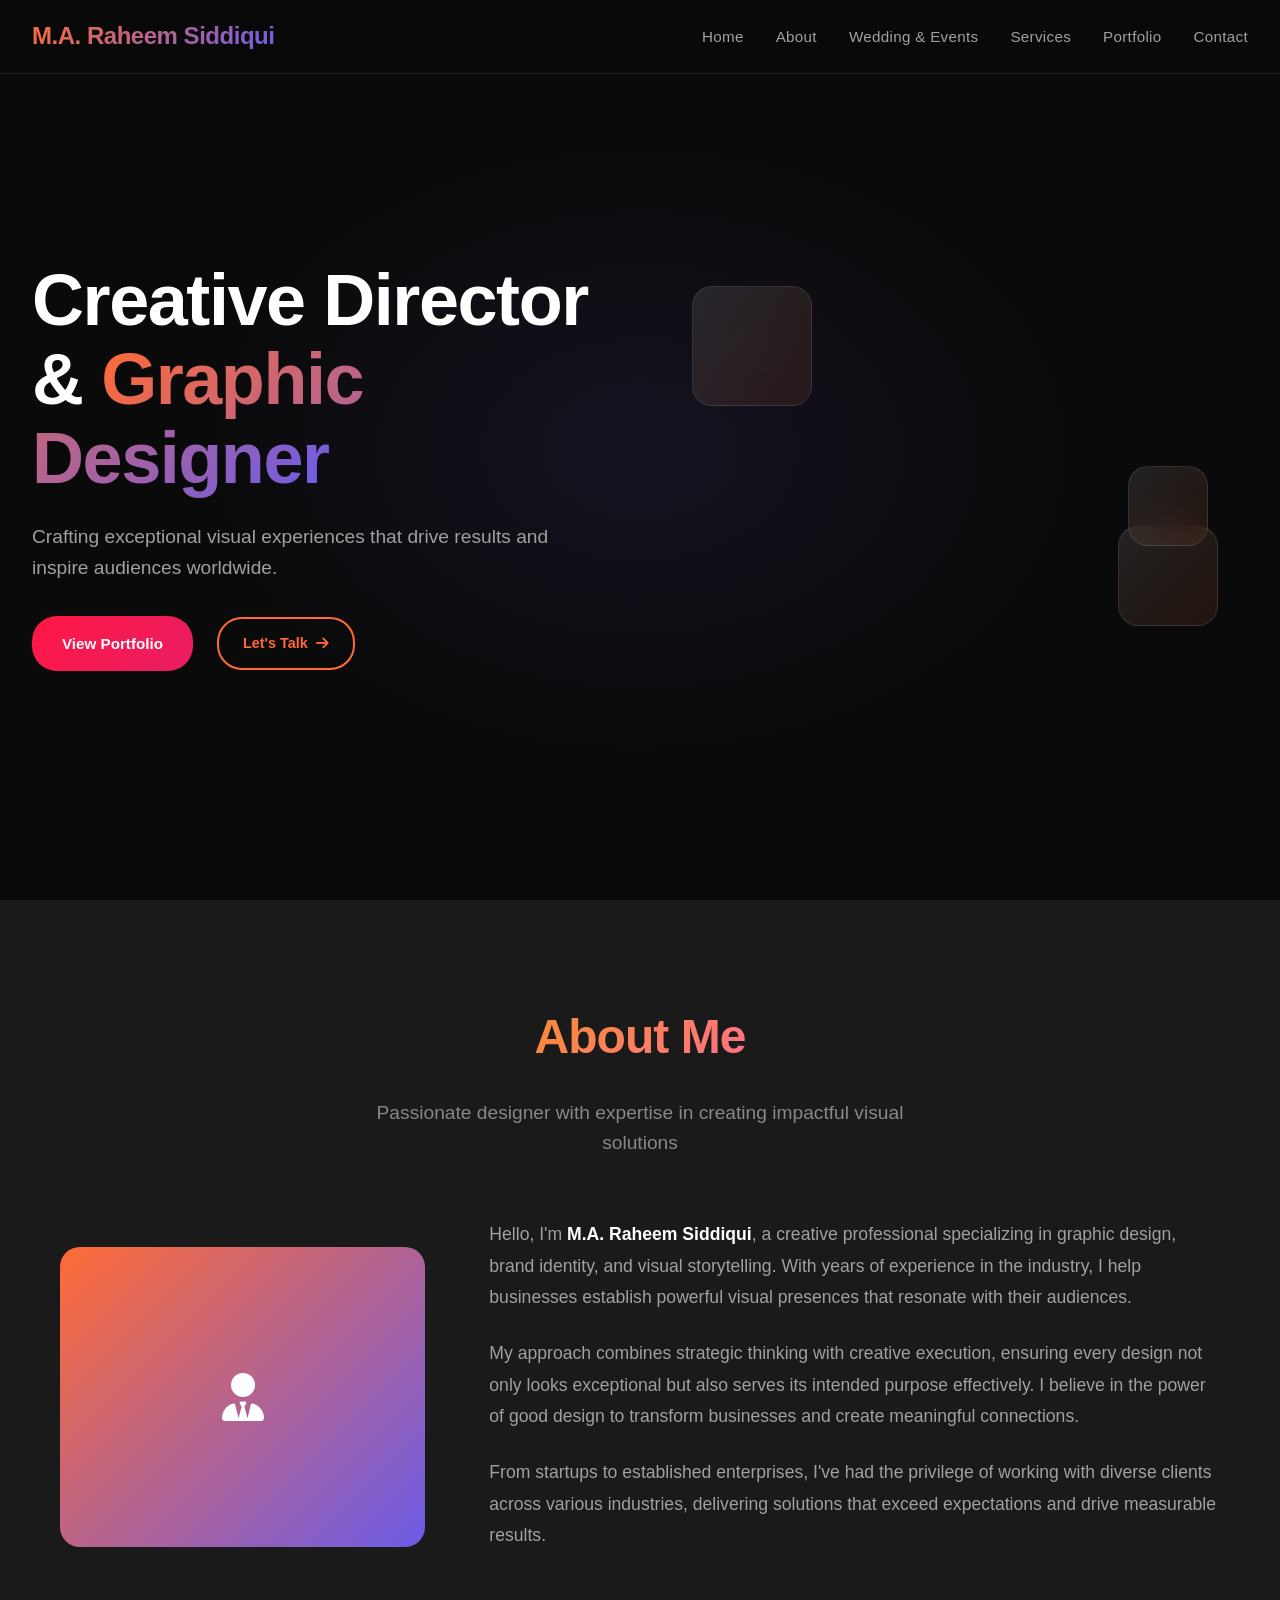
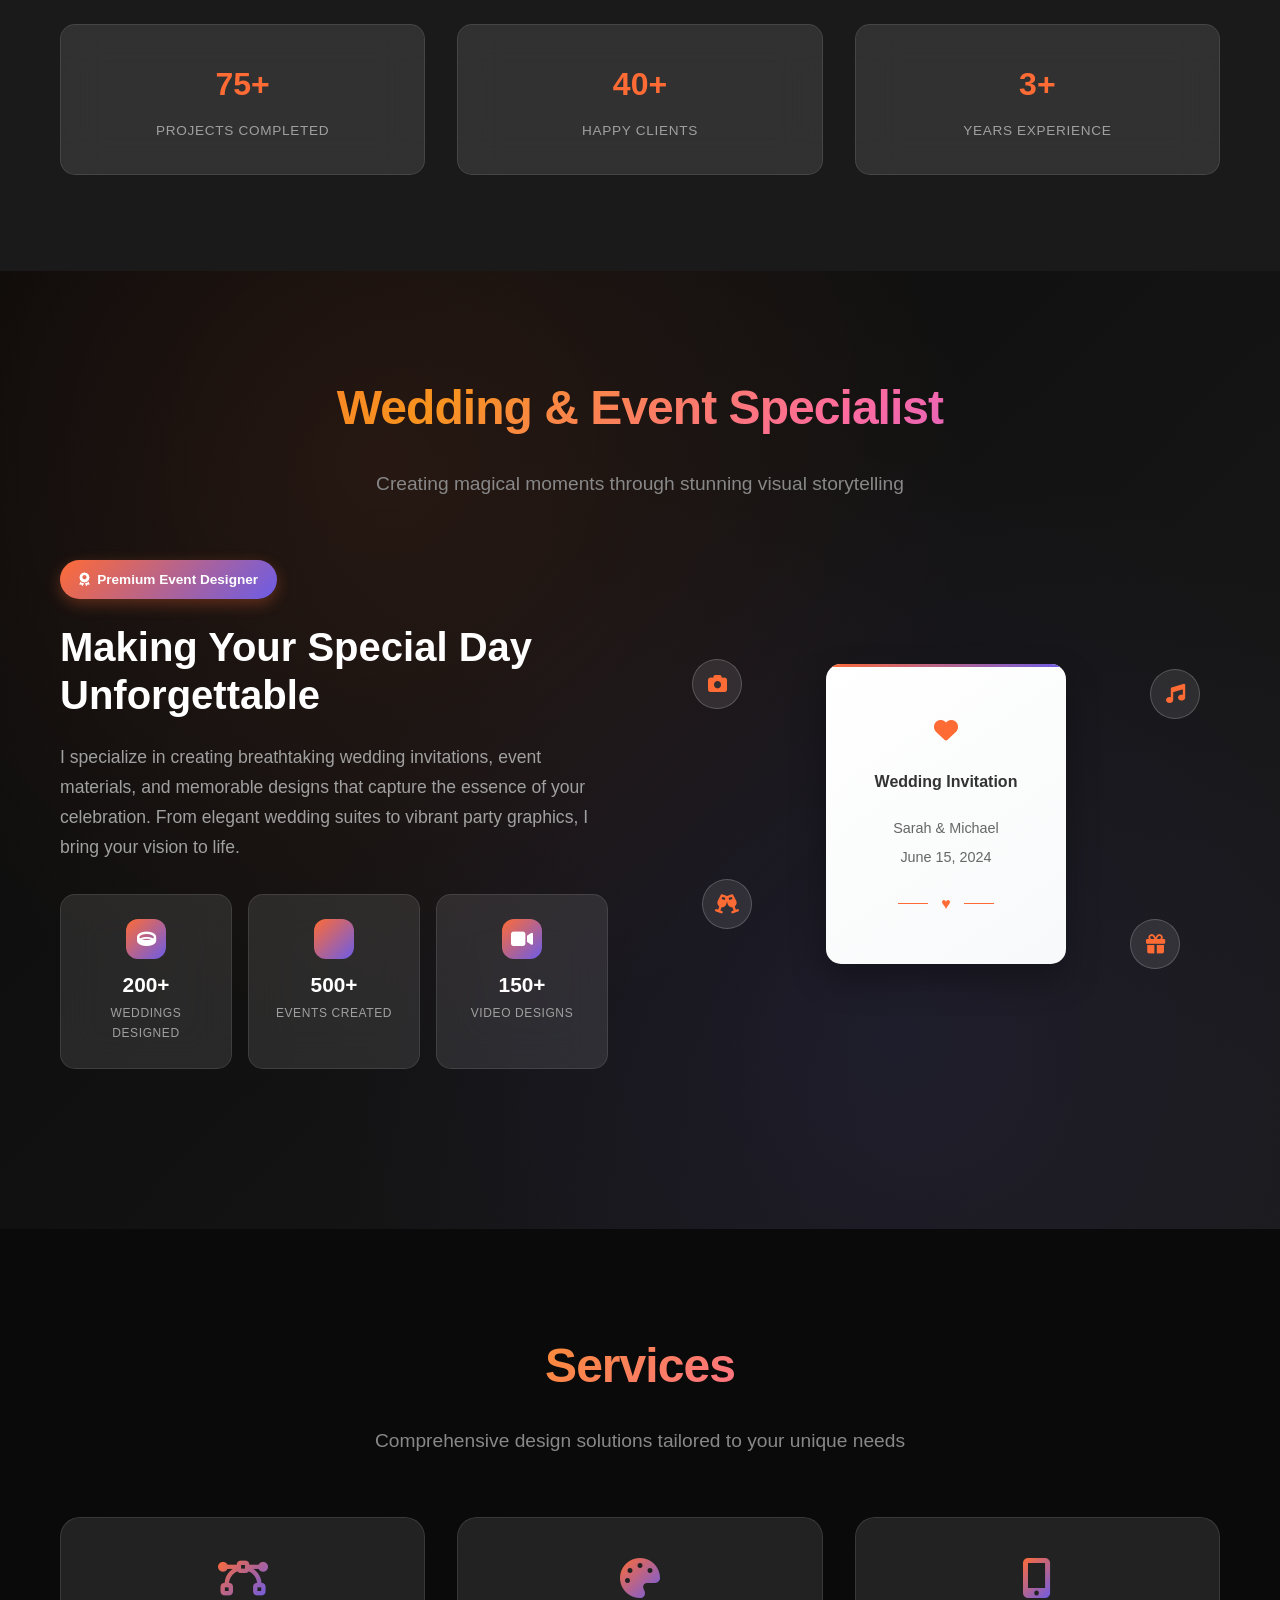
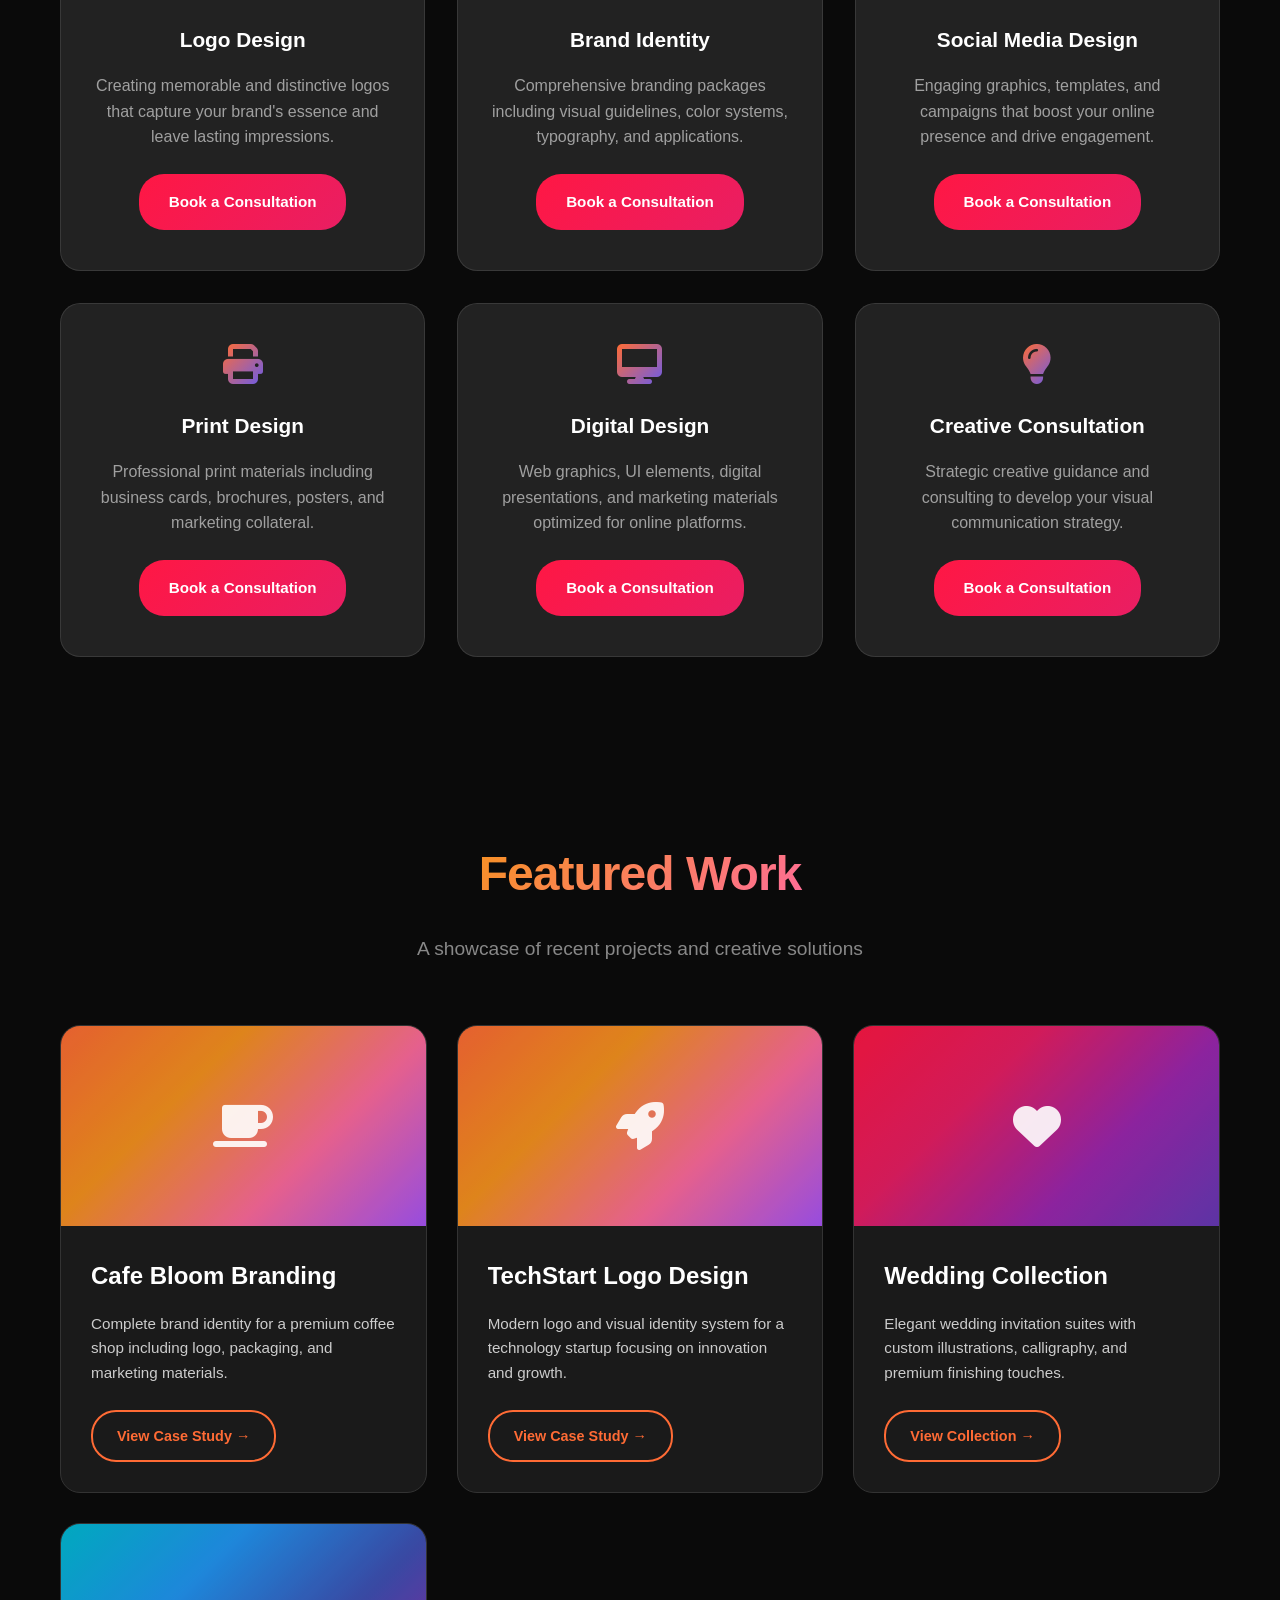
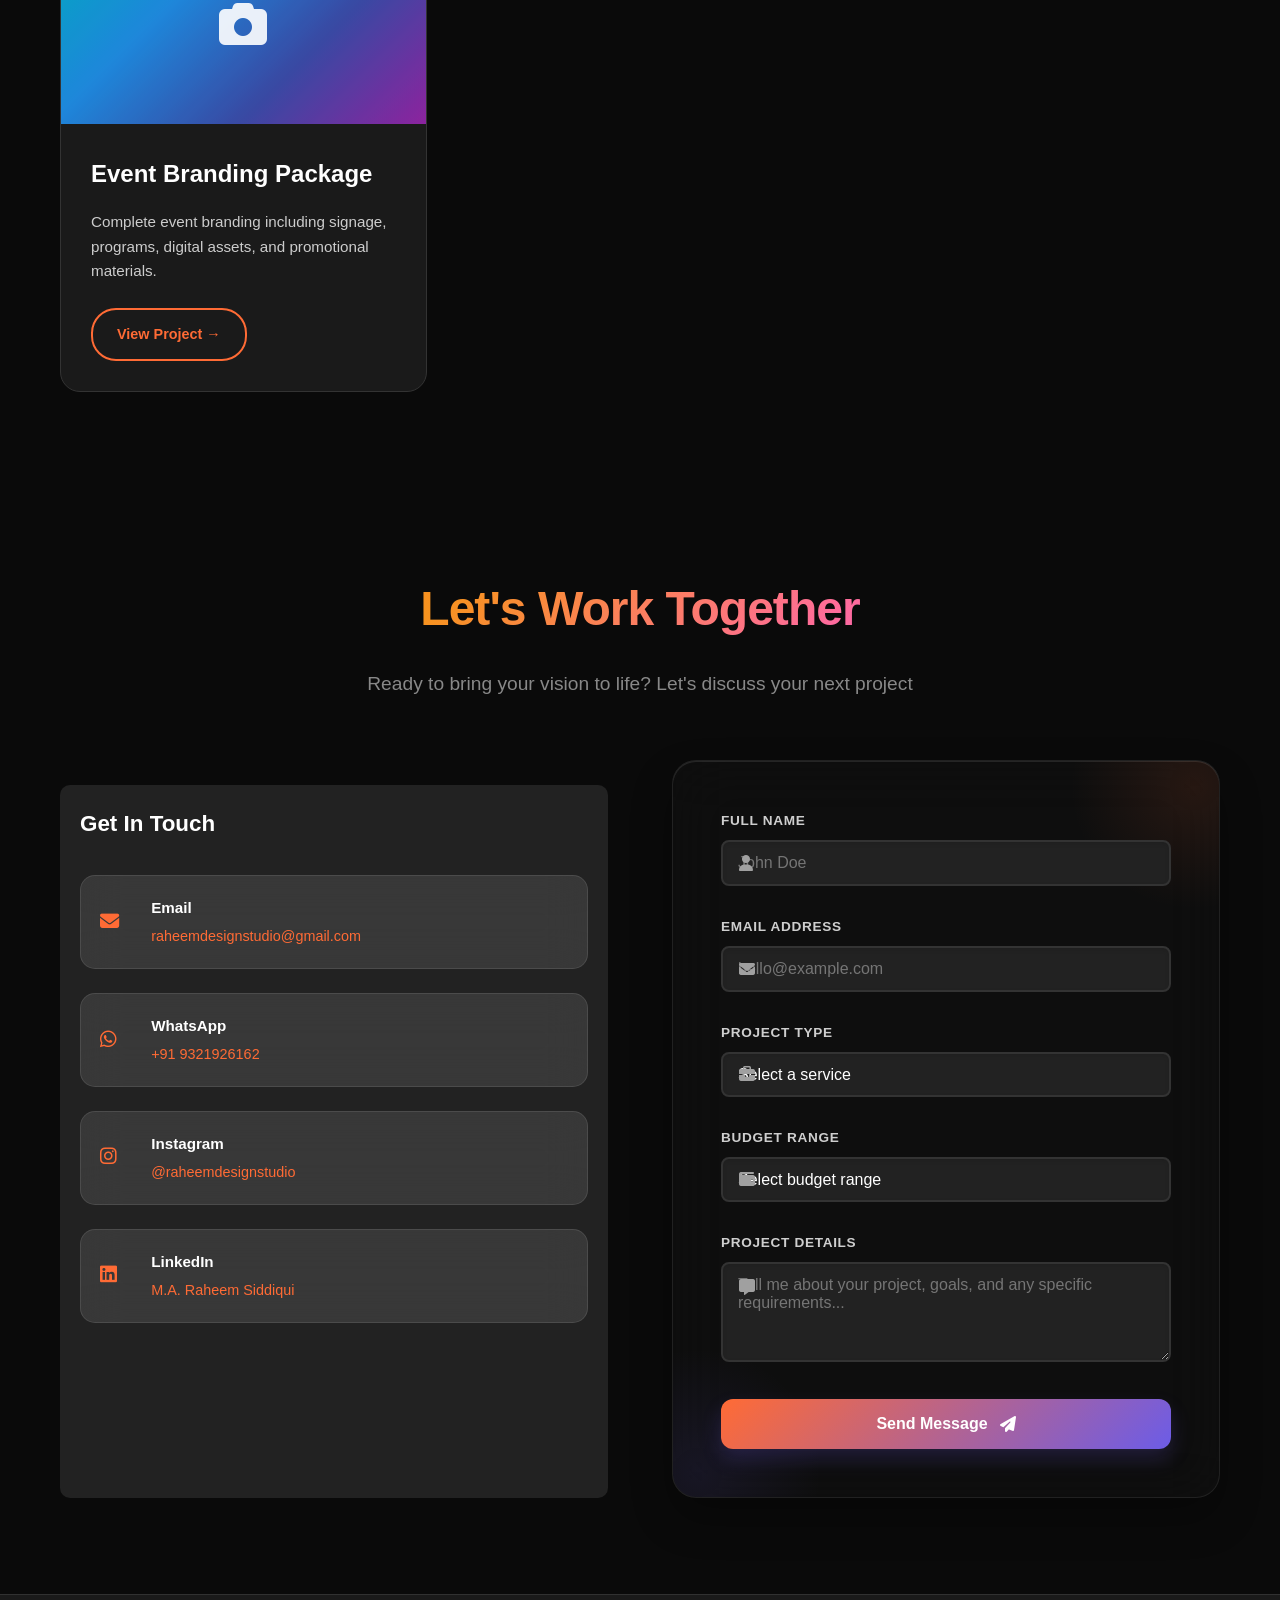
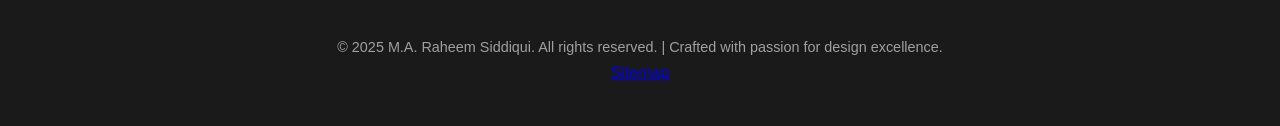
<file: public/index_backup.html>
<!DOCTYPE html>
<html lang="en">

<head>
  <meta charset="UTF-8">
  <meta name="viewport" content="width=device-width, initial-scale=1.0">
  <meta name="google-site-verification" content="91tpPBfEpRDwz7ggyN2gISKaYOymP0Bl34pknpON6To" />
  <!-- Favicon for all browsers -->
  <link rel="icon" href="/favicon.ico" type="image/x-icon">

  <!-- SEO Title -->
  <title>Wedding Invitation Designer | Creative Branding & Graphic Design by M.A. Raheem Siddiqui</title>

  <!-- Meta Description -->
  <meta name="description" content="Professional Wedding Invitation Designer & Creative Director. M.A. Raheem Siddiqui creates custom wedding invitations, brand identity, logos, and event branding that inspire and captivate. Get tailored designs for weddings, businesses, and events.">

  <!-- Keywords (not used by Google, still useful for others) -->
  <meta name="keywords" content="Wedding Invitation Designer, Event Branding, Logo Design India, Graphic Designer Mumbai, Creative Director, Brand Identity, Custom Invitations, Social Media Graphics">

  <!-- Canonical URL -->
  <link rel="canonical" href="https://raheemdesigns.vercel.app/">

  <!-- Open Graph / Facebook -->
  <meta property="og:title" content="M.A. Raheem Siddiqui | Wedding Invitation & Graphic Designer">
  <meta property="og:description" content="Custom wedding invitations, logos, and brand identity design by Raheem Siddiqui. Creative work that inspires.">
  <meta property="og:image" content="https://raheemdesigns.vercel.app/images/og-preview.jpg">
  <meta property="og:url" content="https://raheemdesigns.vercel.app/">
  <meta property="og:type" content="website">

  <!-- Twitter Card -->
  <meta name="twitter:card" content="summary_large_image">
  <meta name="twitter:title" content="Wedding Invitation & Graphic Designer | Raheem Siddiqui">
  <meta name="twitter:description" content="Creative wedding invitations, branding, and social media graphics tailored for you.">
  <meta name="twitter:image" content="https://raheemdesigns.vercel.app/images/og-preview.jpg">
  <meta name="robots" content="index,follow">
  <meta name="theme-color" content="#0a0a0a">
  <meta property="og:site_name" content="Raheem Design Studio">
  <meta property="og:locale" content="en_US">

  <!-- Favicon -->
  <link rel="icon" href="https://raheemdesigns.vercel.app/favicon.ico" type="image/x-icon">

  <!-- Schema Markup (Person + Business) -->
  <script type="application/ld+json">
  {
    "@context": "https://schema.org",
    "@type": "Person",
    "name": "M.A. Raheem Siddiqui",
    "jobTitle": "Creative Director & Graphic Designer",
    "url": "https://raheemdesigns.vercel.app/",
    "sameAs": [
      "https://instagram.com/raheemdesignstudio",
      "https://www.linkedin.com/in/codewithraheem/"
    ],
    "worksFor": {
      "@type": "Organization",
      "name": "Raheem Design Studio"
    },
    "knowsAbout": [
      "Wedding Invitation Design",
      "Event Branding",
      "Logo Design",
      "Brand Identity",
      "Social Media Graphics",
      "Print Design"
    ]
  }
  </script>
  <script type="application/ld+json">
  {
    "@context": "https://schema.org",
    "@type": "Organization",
    "name": "Raheem Design Studio",
    "url": "https://raheemdesigns.vercel.app/",
    "logo": "https://raheemdesigns.vercel.app/favicon.ico",
    "sameAs": [
      "https://instagram.com/raheemdesignstudio",
      "https://www.linkedin.com/in/codewithraheem/"
    ]
  }
  </script>
  <script type="application/ld+json">
  {
    "@context": "https://schema.org",
    "@type": "WebSite",
    "url": "https://raheemdesigns.vercel.app/",
    "name": "M.A. Raheem Siddiqui — Creative Director & Graphic Designer",
    "potentialAction": {
      "@type": "SearchAction",
      "target": "https://www.google.com/search?q=site:raheemdesigns.vercel.app+{search_term}",
      "query-input": "required name=search_term"
    }
  }
  </script>
    <link href="https://cdnjs.cloudflare.com/ajax/libs/font-awesome/6.4.0/css/all.min.css" rel="stylesheet">
    <style>
        :root {
            --primary: #0a0a0a;
            --secondary: #1a1a1a;
            --accent: #ff6b35;
            --accent-2: #6c5ce7;
            --text-light: #ffffff;
            --text-muted: #a0a0a0;
            --glass: rgba(255, 255, 255, 0.1);
            --shadow: 0 20px 40px rgba(0, 0, 0, 0.3);
        }

        * {
            margin: 0;
            padding: 0;
            box-sizing: border-box;
        }

        body {
            font-family: 'Inter', -apple-system, BlinkMacSystemFont, sans-serif;
            background: var(--primary);
            color: var(--text-light);
            line-height: 1.7;
            overflow-x: hidden;
        }

        /* Navigation */
        nav {
            position: fixed;
            top: 0;
            width: 100%;
            padding: 1rem 0;
            z-index: 1000;
            background: rgba(10, 10, 10, 0.95);
            backdrop-filter: blur(20px);
            border-bottom: 1px solid rgba(255, 255, 255, 0.1);
        }

        .nav-container {
            max-width: 1400px;
            margin: 0 auto;
            padding: 0 2rem;
            display: flex;
            justify-content: space-between;
            align-items: center;
        }

        .logo {
            font-size: 1.5rem;
            font-weight: 700;
            letter-spacing: -0.02em;
            background: linear-gradient(135deg, var(--accent), var(--accent-2));
            -webkit-background-clip: text;
            background-clip: text;
            -webkit-text-fill-color: transparent;
        }

        .nav-links {
            display: flex;
            list-style: none;
            gap: 2rem;
        }

        .nav-links a {
            color: var(--text-muted);
            text-decoration: none;
            font-weight: 500;
            font-size: 0.95rem;
            letter-spacing: 0.02em;
            transition: all 0.3s ease;
            position: relative;
        }

        .nav-links a::after {
            content: '';
            position: absolute;
            bottom: -5px;
            left: 0;
            width: 0;
            height: 2px;
            background: var(--accent);
            transition: width 0.3s ease;
        }

        .nav-links a:hover {
            color: var(--text-light);
        }

        .nav-links a:hover::after {
            width: 100%;
        }

        /* Mobile Menu Button */
        .mobile-menu {
            display: none;
            background: none;
            border: none;
            color: var(--text-light);
            font-size: 1.5rem;
            cursor: pointer;
            padding: 0.5rem;
            border-radius: 8px;
            transition: all 0.3s ease;
        }

        .mobile-menu:hover {
            background: var(--glass);
        }

        /* Mobile Navigation */
        .mobile-nav {
            display: none;
            position: fixed;
            top: 0;
            left: 0;
            width: 100%;
            height: 100vh;
            background: rgba(10, 10, 10, 0.98);
            backdrop-filter: blur(20px);
            z-index: 9999;
            opacity: 0;
            transform: translateY(-100%);
            transition: all 0.4s cubic-bezier(0.4, 0, 0.2, 1);
        }

        .mobile-nav.active {
            opacity: 1;
            transform: translateY(0);
        }

        .mobile-nav-content {
            display: flex;
            flex-direction: column;
            justify-content: center;
            align-items: center;
            height: 100%;
            padding: 2rem;
        }

        .mobile-nav-header {
            position: absolute;
            top: 1rem;
            left: 0;
            right: 0;
            display: flex;
            justify-content: space-between;
            align-items: center;
            padding: 0 2rem;
        }

        .mobile-nav-logo {
            font-size: 1.5rem;
            font-weight: 700;
            background: linear-gradient(135deg, var(--accent), var(--accent-2));
            -webkit-background-clip: text;
            background-clip: text;
            -webkit-text-fill-color: transparent;
        }

        .close-menu {
            background: none;
            border: none;
            color: var(--text-light);
            font-size: 2rem;
            cursor: pointer;
            padding: 0.5rem;
            border-radius: 8px;
            transition: all 0.3s ease;
        }

        .close-menu:hover {
            background: var(--glass);
            transform: rotate(90deg);
        }

        .mobile-nav-links {
            list-style: none;
            text-align: center;
        }

        .mobile-nav-links li {
            margin: 1rem 0;
            opacity: 0;
            transform: translateY(30px);
        }

        .mobile-nav.active .mobile-nav-links li {
            animation: fadeInUp 0.6s ease forwards;
        }

        .mobile-nav-links li:nth-child(1) { animation-delay: 0.1s; }
        .mobile-nav-links li:nth-child(2) { animation-delay: 0.2s; }
        .mobile-nav-links li:nth-child(3) { animation-delay: 0.3s; }
        .mobile-nav-links li:nth-child(4) { animation-delay: 0.4s; }
        .mobile-nav-links li:nth-child(5) { animation-delay: 0.5s; }
        .mobile-nav-links li:nth-child(6) { animation-delay: 0.6s; }

        .mobile-nav-links a {
            color: var(--text-light);
            text-decoration: none;
            font-size: 1.5rem;
            font-weight: 600;
            display: block;
            padding: 1rem 2rem;
            border-radius: 15px;
            transition: all 0.3s ease;
            position: relative;
            overflow: hidden;
        }

        .mobile-nav-links a::before {
            content: '';
            position: absolute;
            top: 0;
            left: -100%;
            width: 100%;
            height: 100%;
            background: linear-gradient(135deg, var(--accent), var(--accent-2));
            opacity: 0.1;
            transition: left 0.3s ease;
            z-index: -1;
        }

        .mobile-nav-links a:hover::before {
            left: 0;
        }

        .mobile-nav-links a:hover {
            color: var(--accent);
            transform: translateX(10px);
        }

        .mobile-contact {
            margin-top: 3rem;
            text-align: center;
        }

        .mobile-contact p {
            color: var(--text-muted);
            margin-bottom: 1rem;
            font-size: 0.9rem;
        }

        .mobile-social {
            display: flex;
            gap: 1rem;
            justify-content: center;
        }

        .mobile-social a {
            display: flex;
            align-items: center;
            justify-content: center;
            width: 45px;
            height: 45px;
            background: var(--glass);
            border-radius: 50%;
            color: var(--text-light);
            text-decoration: none;
            font-size: 1.1rem;
            transition: all 0.3s ease;
            border: 1px solid rgba(255, 255, 255, 0.1);
        }

        .mobile-social a:hover {
            background: var(--accent);
            transform: translateY(-5px);
            box-shadow: 0 10px 30px rgba(255, 107, 53, 0.3);
        }

        /* Hero Section */
        .hero {
            min-height: 100vh;
            display: flex;
            align-items: center;
            position: relative;
            background: radial-gradient(ellipse at center, rgba(108, 92, 231, 0.1) 0%, transparent 50%);
            padding: 6rem 0 4rem;
        }

        .hero-grid {
            display: grid;
            grid-template-columns: 1fr 1fr;
            gap: 4rem;
            max-width: 1400px;
            margin: 0 auto;
            padding: 0 2rem;
            align-items: center;
        }

        .hero-content h1 {
            font-size: clamp(2.5rem, 6vw, 4.5rem);
            font-weight: 800;
            line-height: 1.1;
            margin-bottom: 1.5rem;
            letter-spacing: -0.02em;
        }

        .hero-content .highlight {
            background: linear-gradient(135deg, var(--accent), var(--accent-2));
            -webkit-background-clip: text;
            background-clip: text;
            -webkit-text-fill-color: transparent;
        }

        .hero-subtitle {
            font-size: clamp(1rem, 2.5vw, 1.2rem);
            color: var(--text-muted);
            margin-bottom: 2rem;
            font-weight: 400;
            line-height: 1.6;
        }

        .hero-cta {
            display: flex;
            gap: 1.5rem;
            align-items: center;
            flex-wrap: wrap;
        }

        .btn-primary {
            background: linear-gradient(135deg, var(--accent), var(--accent-2));
            color: white;
            padding: 0.9rem 2rem;
            border: none;
            border-radius: 50px;
            font-weight: 600;
            text-decoration: none;
            font-size: 0.95rem;
            transition: all 0.4s ease;
            position: relative;
            overflow: hidden;
            display: inline-block;
        }

        .btn-primary::before {
            content: '';
            position: absolute;
            top: 0;
            left: -100%;
            width: 100%;
            height: 100%;
            background: linear-gradient(90deg, transparent, rgba(255, 255, 255, 0.2), transparent);
            transition: left 0.6s ease;
        }

        .btn-primary:hover::before {
            left: 100%;
        }

        .btn-primary:hover {
            transform: translateY(-2px);
            box-shadow: 0 10px 30px rgba(255, 107, 53, 0.3);
        }

        .btn-secondary {
            color: var(--text-light);
            text-decoration: none;
            font-weight: 500;
            display: flex;
            align-items: center;
            gap: 0.5rem;
            transition: all 0.3s ease;
            font-size: 0.95rem;
        }

        .btn-secondary:hover {
            color: var(--accent);
            transform: translateX(5px);
        }

        .hero-visual {
            position: relative;
            height: 400px;
            display: flex;
            align-items: center;
            justify-content: center;
        }

        .geometric-shape {
            position: absolute;
            border-radius: 20px;
            background: linear-gradient(135deg, var(--glass), rgba(255, 107, 53, 0.1));
            backdrop-filter: blur(20px);
            border: 1px solid rgba(255, 255, 255, 0.1);
            animation: float 6s ease-in-out infinite;
        }

        .shape-1 {
            width: 120px;
            height: 120px;
            top: 20px;
            left: 20px;
        }

        .shape-2 {
            width: 100px;
            height: 100px;
            bottom: 40px;
            right: 30px;
            animation-direction: reverse;
        }

        .shape-3 {
            width: 80px;
            height: 80px;
            top: 50%;
            right: 40px;
            animation-duration: 4s;
        }

        /* Section Styles */
        .section-container {
            max-width: 1400px;
            margin: 0 auto;
            padding: 0 2rem;
        }

        .section-header {
            text-align: center;
            margin-bottom: 4rem;
        }

        .section-title {
            font-size: clamp(2rem, 5vw, 3.5rem);
            font-weight: 700;
            margin-bottom: 1rem;
            letter-spacing: -0.02em;
        }

        .section-subtitle {
            font-size: clamp(1rem, 2vw, 1.1rem);
            color: var(--text-muted);
            max-width: 600px;
            margin: 0 auto;
            line-height: 1.6;
        }

        /* About Section */
        .about {
            padding: 6rem 0;
            background: var(--secondary);
        }

        .about-grid {
            display: grid;
            grid-template-columns: 1fr 2fr;
            gap: 4rem;
            align-items: center;
            margin-bottom: 3rem;
        }

        .about-image {
            height: 300px;
            background: linear-gradient(135deg, var(--accent), var(--accent-2));
            border-radius: 20px;
            display: flex;
            align-items: center;
            justify-content: center;
            font-size: 3rem;
            color: white;
        }

        .about-content {
            font-size: clamp(1rem, 1.5vw, 1.1rem);
            line-height: 1.8;
            color: var(--text-muted);
        }

        .about-content p {
            margin-bottom: 1.5rem;
        }

        .about-content strong {
            color: var(--text-light);
            font-weight: 600;
        }

        .stats-grid {
            display: grid;
            grid-template-columns: repeat(auto-fit, minmax(200px, 1fr));
            gap: 2rem;
            margin-top: 3rem;
        }

        .stat-item {
            text-align: center;
            padding: 2rem 1rem;
            background: var(--glass);
            backdrop-filter: blur(20px);
            border-radius: 15px;
            border: 1px solid rgba(255, 255, 255, 0.1);
        }

        .stat-number {
            font-size: 2rem;
            font-weight: 700;
            color: var(--accent);
            margin-bottom: 0.5rem;
        }

        .stat-label {
            color: var(--text-muted);
            font-size: 0.85rem;
            text-transform: uppercase;
            letter-spacing: 0.05em;
        }

        /* Specialty Section */
        .specialty {
            padding: 6rem 0;
            background: linear-gradient(135deg, var(--primary) 0%, var(--secondary) 100%);
            position: relative;
            overflow: hidden;
        }

        .specialty::before {
            content: '';
            position: absolute;
            top: 0;
            left: 0;
            right: 0;
            bottom: 0;
            background: radial-gradient(circle at 30% 20%, rgba(255, 107, 53, 0.1) 0%, transparent 50%),
                        radial-gradient(circle at 70% 80%, rgba(108, 92, 231, 0.1) 0%, transparent 50%);
        }

        .specialty-hero {
            display: grid;
            grid-template-columns: 1fr 1fr;
            gap: 4rem;
            align-items: center;
            margin-bottom: 4rem;
            position: relative;
            z-index: 2;
        }

        .specialty-badge {
            display: inline-flex;
            align-items: center;
            gap: 0.5rem;
            background: linear-gradient(135deg, var(--accent), var(--accent-2));
            color: white;
            padding: 0.5rem 1.2rem;
            border-radius: 25px;
            font-size: 0.85rem;
            font-weight: 600;
            margin-bottom: 1.5rem;
            box-shadow: 0 5px 15px rgba(255, 107, 53, 0.3);
        }

        .specialty-content h3 {
            font-size: clamp(1.8rem, 4vw, 2.5rem);
            font-weight: 700;
            margin-bottom: 1.5rem;
            line-height: 1.2;
        }

        .specialty-content p {
            font-size: clamp(1rem, 1.5vw, 1.1rem);
            color: var(--text-muted);
            line-height: 1.7;
            margin-bottom: 2rem;
        }

        .specialty-stats {
            display: grid;
            grid-template-columns: repeat(auto-fit, minmax(120px, 1fr));
            gap: 1rem;
        }

        .specialty-stat {
            display: flex;
            flex-direction: column;
            align-items: center;
            gap: 0.5rem;
            background: var(--glass);
            backdrop-filter: blur(20px);
            padding: 1.5rem 1rem;
            border-radius: 15px;
            border: 1px solid rgba(255, 255, 255, 0.1);
            text-align: center;
        }

        .stat-icon {
            width: 40px;
            height: 40px;
            background: linear-gradient(135deg, var(--accent), var(--accent-2));
            border-radius: 12px;
            display: flex;
            align-items: center;
            justify-content: center;
            color: white;
            font-size: 1.2rem;
        }

        .stat-info {
            display: flex;
            flex-direction: column;
        }

        .stat-num {
            font-size: 1.3rem;
            font-weight: 700;
            color: var(--text-light);
        }

        .stat-text {
            font-size: 0.75rem;
            color: var(--text-muted);
            text-transform: uppercase;
            letter-spacing: 0.05em;
        }

        .specialty-visual {
            position: relative;
            display: flex;
            justify-content: center;
            align-items: center;
            height: 350px;
        }

        .wedding-card {
            width: 240px;
            height: 300px;
            perspective: 1000px;
            position: relative;
            z-index: 3;
        }

        .card-front {
            width: 100%;
            height: 100%;
            background: linear-gradient(145deg, #fff 0%, #f8f9fa 100%);
            border-radius: 15px;
            padding: 1.5rem;
            box-shadow: 0 15px 35px rgba(0, 0, 0, 0.3);
            display: flex;
            flex-direction: column;
            align-items: center;
            justify-content: center;
            text-align: center;
            color: #333;
            position: relative;
            overflow: hidden;
        }

        .card-front::before {
            content: '';
            position: absolute;
            top: 0;
            left: 0;
            right: 0;
            height: 3px;
            background: linear-gradient(135deg, var(--accent), var(--accent-2));
        }

        .card-ornament {
            font-size: 1.5rem;
            color: var(--accent);
            margin-bottom: 1rem;
        }

        .card-front h4 {
            font-size: 1rem;
            font-weight: 600;
            margin-bottom: 1rem;
            color: #333;
        }

        .card-details p {
            margin: 0.3rem 0;
            color: #666;
            font-weight: 500;
            font-size: 0.9rem;
        }

        .card-design {
            display: flex;
            align-items: center;
            gap: 0.8rem;
            margin-top: 1rem;
        }

        .design-line {
            width: 30px;
            height: 1px;
            background: var(--accent);
        }

        .design-heart {
            color: var(--accent);
            font-size: 1rem;
        }

        .floating-elements {
            position: absolute;
            width: 100%;
            height: 100%;
        }

        .element {
            position: absolute;
            width: 50px;
            height: 50px;
            background: var(--glass);
            backdrop-filter: blur(20px);
            border: 1px solid rgba(255, 255, 255, 0.2);
            border-radius: 50%;
            display: flex;
            align-items: center;
            justify-content: center;
            color: var(--accent);
            font-size: 1.2rem;
            animation: float 4s ease-in-out infinite;
        }

        .element-1 {
            top: 20px;
            left: 20px;
            animation-delay: 0s;
        }

        .element-2 {
            top: 30px;
            right: 20px;
            animation-delay: 1s;
        }

        .element-3 {
            bottom: 60px;
            left: 30px;
            animation-delay: 2s;
        }

        .element-4 {
            bottom: 20px;
            right: 40px;
            animation-delay: 3s;
        }

        /* Services Grid */
        .services {
            padding: 6rem 0;
            background: var(--primary);
        }

        .services-grid {
            display: grid;
            grid-template-columns: repeat(auto-fit, minmax(280px, 1fr));
            gap: 2rem;
            margin-top: 3rem;
        }

        .service-card {
            padding: 2.5rem 2rem;
            background: var(--glass);
            backdrop-filter: blur(20px);
            border: 1px solid rgba(255, 255, 255, 0.1);
            border-radius: 20px;
            transition: all 0.4s ease;
            position: relative;
            overflow: hidden;
            text-align: center;
        }

        .service-card::before {
            content: '';
            position: absolute;
            top: 0;
            left: -100%;
            width: 100%;
            height: 100%;
            background: linear-gradient(90deg, transparent, rgba(255, 107, 53, 0.05), transparent);
            transition: left 0.6s ease;
        }

        .service-card:hover::before {
            left: 100%;
        }

        .service-card:hover {
            transform: translateY(-10px);
            border-color: var(--accent);
            box-shadow: var(--shadow);
        }

        .service-icon {
            font-size: 2.5rem;
            background: linear-gradient(135deg, var(--accent), var(--accent-2));
            -webkit-background-clip: text;
            background-clip: text;
            -webkit-text-fill-color: transparent;
            margin-bottom: 1.5rem;
        }

        .service-title {
            font-size: 1.3rem;
            font-weight: 600;
            margin-bottom: 1rem;
            color: var(--text-light);
        }

        .service-description {
            color: var(--text-muted);
            line-height: 1.6;
            margin-bottom: 1.5rem;
        }

        /* Portfolio Section */
        .portfolio {
            padding: 6rem 0;
            background: var(--secondary);
        }

        .portfolio-grid {
            display: grid;
            grid-template-columns: repeat(auto-fit, minmax(300px, 1fr));
            gap: 2rem;
            margin-top: 3rem;
        }

        .portfolio-item {
            background: var(--primary);
            border-radius: 20px;
            overflow: hidden;
            transition: all 0.4s ease;
            border: 1px solid rgba(255, 255, 255, 0.1);
        }

        .portfolio-item:hover {
            transform: translateY(-10px);
            box-shadow: var(--shadow);
        }

        .portfolio-image {
            height: 200px;
            background: linear-gradient(135deg, var(--accent), var(--accent-2));
            display: flex;
            align-items: center;
            justify-content: center;
            font-size: 2.5rem;
            color: white;
            position: relative;
        }

        .portfolio-content {
            padding: 1.5rem;
        }

        .portfolio-item h3 {
            font-size: 1.2rem;
            font-weight: 600;
            margin-bottom: 0.5rem;
            color: var(--text-light);
        }

        .portfolio-item p {
            color: var(--text-muted);
            line-height: 1.6;
            margin-bottom: 1rem;
            font-size: 0.95rem;
        }

        /* Contact Section */
        .contact {
            padding: 6rem 0;
            background: var(--primary);
        }

        .contact-grid {
            display: grid;
            grid-template-columns: 1fr 1fr;
            gap: 4rem;
            margin-top: 3rem;
        }

        .contact-info h3 {
            font-size: 1.4rem;
            margin-bottom: 2rem;
            color: var(--text-light);
        }

        .contact-item {
            display: flex;
            align-items: center;
            gap: 1rem;
            margin-bottom: 1.5rem;
            padding: 1.2rem;
            background: var(--glass);
            backdrop-filter: blur(20px);
            border: 1px solid rgba(255, 255, 255, 0.1);
            border-radius: 15px;
            transition: all 0.3s ease;
        }

        .contact-item:hover {
            border-color: var(--accent);
            transform: translateX(5px);
        }

        .contact-icon {
            font-size: 1.2rem;
            color: var(--accent);
            width: 35px;
        }

        .contact-details h4 {
            color: var(--text-light);
            margin-bottom: 0.2rem;
            font-size: 0.95rem;
        }

        .contact-details p {
            color: var(--text-muted);
            font-size: 0.9rem;
        }

        .contact-details a {
            color: var(--text-muted);
            text-decoration: none;
            transition: color 0.3s ease;
        }

        .contact-details a:hover {
            color: var(--accent);
        }

        .contact-form {
            background: rgba(255, 255, 255, 0.02);
            backdrop-filter: blur(30px);
            -webkit-backdrop-filter: blur(30px);
            border: 1px solid rgba(255, 255, 255, 0.08);
            border-radius: 24px;
            padding: 3rem;
            box-shadow: var(--shadow), inset 0 1px 0 rgba(255, 255, 255, 0.1);
            position: relative;
            overflow: hidden;
            transition: all 0.4s ease;
        }

        .contact-form:hover {
            border-color: rgba(255, 255, 255, 0.15);
            box-shadow: 0 30px 60px rgba(0, 0, 0, 0.5), inset 0 1px 0 rgba(255, 255, 255, 0.15);
        }

        .contact-form::before {
            content: '';
            position: absolute;
            top: -100px;
            right: -100px;
            width: 250px;
            height: 250px;
            background: radial-gradient(circle, rgba(255, 107, 53, 0.1) 0%, transparent 70%);
            z-index: 0;
            pointer-events: none;
        }

        .contact-form::after {
            content: '';
            position: absolute;
            bottom: -100px;
            left: -100px;
            width: 250px;
            height: 250px;
            background: radial-gradient(circle, rgba(108, 92, 231, 0.1) 0%, transparent 70%);
            z-index: 0;
            pointer-events: none;
        }

        .contact-form form {
            position: relative;
            z-index: 1;
        }

        .form-group {
            margin-bottom: 1.8rem;
            position: relative;
        }

        .form-group label {
            display: block;
            margin-bottom: 0.6rem;
            color: var(--text-light);
            font-weight: 600;
            font-size: 0.85rem;
            letter-spacing: 0.05em;
            text-transform: uppercase;
            opacity: 0.8;
            transition: all 0.3s ease;
        }

        .input-wrapper {
            position: relative;
            width: 100%;
        }

        .input-wrapper .input-icon {
            position: absolute;
            left: 1.1rem;
            top: 50%;
            transform: translateY(-50%);
            color: var(--text-muted);
            font-size: 1rem;
            transition: all 0.3s ease;
            pointer-events: none;
            z-index: 2;
        }

        .input-wrapper .textarea-icon {
            position: absolute;
            left: 1.1rem;
            top: 1.1rem;
            color: var(--text-muted);
            font-size: 1rem;
            transition: all 0.3s ease;
            pointer-events: none;
            z-index: 2;
        }

        .form-group input,
        .form-group textarea,
        .form-group select {
            width: 100%;
            padding: 1rem 1rem 1rem 3rem;
            background: rgba(255, 255, 255, 0.03);
            border: 1px solid rgba(255, 255, 255, 0.1);
            border-radius: 12px;
            color: var(--text-light);
            font-family: inherit;
            font-size: 0.95rem;
            transition: all 0.3s cubic-bezier(0.4, 0, 0.2, 1);
            box-shadow: inset 0 2px 4px rgba(0, 0, 0, 0.1);
        }

        /* Focus styles */
        .form-group input:focus,
        .form-group textarea:focus,
        .form-group select:focus {
            outline: none;
            border-color: transparent;
            background: rgba(255, 255, 255, 0.06);
            box-shadow: 0 0 0 2px rgba(108, 92, 231, 0.5), inset 0 2px 4px rgba(0, 0, 0, 0.1);
        }

        /* Focus within the wrapper triggers icon color transition */
        .input-wrapper:focus-within .input-icon {
            color: var(--accent-2);
            transform: translateY(-50%) scale(1.1);
        }

        .input-wrapper:focus-within .textarea-icon {
            color: var(--accent-2);
            transform: scale(1.1);
        }

        .form-group textarea {
            resize: vertical;
            min-height: 120px;
        }

        /* Customize select arrow */
        .form-group select {
            appearance: none;
            -webkit-appearance: none;
            -moz-appearance: none;
            background-image: url("data:image/svg+xml;charset=UTF-8,%3Csvg%20xmlns%3D%27http%3A%2F%2Fwww.w3.org%2F2000%2Fsvg%27%20width%3D%2724%27%20height%3D%2724%27%20viewBox%3D%270%200%2024%2024%27%20fill%3D%27none%27%20stroke%3D%27%23a0a0a0%27%20stroke-width%3D%272%27%20stroke-linecap%3D%27round%27%20stroke-linejoin%3D%27round%27%3E%3Cpolyline%20points%3D%276%209%2012%2015%2018%209%27%3E%3C%2Fpolyline%3E%3C%2Fsvg%3E");
            background-repeat: no-repeat;
            background-position: right 1.1rem center;
            background-size: 1.1rem;
            padding-right: 3rem;
        }

        .form-group select:focus {
            background-image: url("data:image/svg+xml;charset=UTF-8,%3Csvg%20xmlns%3D%27http%3A%2F%2Fwww.w3.org%2F2000%2Fsvg%27%20width%3D%2724%27%20height%3D%2724%27%20viewBox%3D%270%200%2024%2024%27%20fill%3D%27none%27%20stroke%3D%27%236c5ce7%27%20stroke-width%3D%272%27%20stroke-linecap%3D%27round%27%20stroke-linejoin%3D%27round%27%3E%3Cpolyline%20points%3D%276%209%2012%2015%2018%209%27%3E%3C%2Fpolyline%3E%3C%2Fsvg%3E");
        }

        .btn-submit-container {
            position: relative;
            margin-top: 1.5rem;
            width: 100%;
        }

        .btn-contact-submit {
            width: 100%;
            padding: 1rem 2rem;
            background: linear-gradient(135deg, var(--accent), var(--accent-2));
            color: white;
            border: none;
            border-radius: 12px;
            font-weight: 600;
            font-size: 1rem;
            cursor: pointer;
            transition: all 0.3s cubic-bezier(0.4, 0, 0.2, 1);
            display: flex;
            justify-content: center;
            align-items: center;
            gap: 0.75rem;
            box-shadow: 0 10px 20px rgba(108, 92, 231, 0.2);
            overflow: hidden;
            position: relative;
        }

        .btn-contact-submit::before {
            content: '';
            position: absolute;
            top: 0;
            left: -150%;
            width: 50%;
            height: 100%;
            background: linear-gradient(90deg, transparent, rgba(255, 255, 255, 0.3), transparent);
            transform: skewX(-25deg);
            transition: left 0.75s ease;
        }

        .btn-contact-submit:hover::before {
            left: 150%;
        }

        .btn-contact-submit:hover {
            transform: translateY(-3px);
            box-shadow: 0 15px 30px rgba(108, 92, 231, 0.4), 0 5px 15px rgba(255, 107, 53, 0.3);
            background: linear-gradient(135deg, var(--accent-2), var(--accent));
        }

        .btn-contact-submit:active {
            transform: translateY(-1px);
        }

        /* Footer */
        footer {
            padding: 2.5rem 0;
            background: var(--secondary);
            border-top: 1px solid rgba(255, 255, 255, 0.1);
            text-align: center;
        }

        .footer-content {
            max-width: 1400px;
            margin: 0 auto;
            padding: 0 2rem;
        }

        .footer-text {
            color: var(--text-muted);
            font-size: 0.9rem;
        }

        /* Animations */
        @keyframes float {
            0%, 100% { transform: translateY(0px) rotate(0deg); }
            50% { transform: translateY(-20px) rotate(5deg); }
        }

        @keyframes fadeInUp {
            from {
                opacity: 0;
                transform: translateY(30px);
            }
            to {
                opacity: 1;
                transform: translateY(0);
            }
        }

        /* Scroll Animations */
        .fade-in {
            opacity: 0;
            transform: translateY(30px);
            transition: all 0.8s ease;
        }

        .fade-in.visible {
            opacity: 1;
            transform: translateY(0);
        }

        /* Mobile Responsiveness */
        @media (max-width: 1024px) {
            .nav-container {
                padding: 0 1.5rem;
            }

            .hero-grid,
            .about-grid,
            .specialty-hero,
            .contact-grid {
                grid-template-columns: 1fr;
                gap: 3rem;
                text-align: center;
            }

            .hero-visual {
                height: 300px;
            }

            .specialty-stats {
                grid-template-columns: repeat(3, 1fr);
            }
        }

        @media (max-width: 768px) {
            .nav-links {
                display: none;
            }

            .mobile-menu {
                display: block;
            }

            .section-container {
                padding: 0 1.5rem;
            }

            .hero {
                padding: 5rem 0 3rem;
                min-height: 90vh;
            }

            .hero-grid {
                gap: 2rem;
            }

            .hero-content h1 {
                font-size: 2.5rem;
            }

            .hero-cta {
                justify-content: center;
                gap: 1rem;
            }

            .btn-primary,
            .btn-secondary {
                font-size: 0.9rem;
                padding: 0.8rem 1.5rem;
            }

            .hero-visual {
                height: 250px;
            }

            .shape-1 {
                width: 80px;
                height: 80px;
                top: 10px;
                left: 10px;
            }

            .shape-2 {
                width: 70px;
                height: 70px;
                bottom: 20px;
                right: 15px;
            }

            .shape-3 {
                width: 60px;
                height: 60px;
                top: 40%;
                right: 20px;
            }

            .about,
            .specialty,
            .services,
            .portfolio,
            .contact {
                padding: 4rem 0;
            }

            .section-header {
                margin-bottom: 3rem;
            }

            .section-title {
                font-size: 2.2rem;
            }

            .about-image {
                height: 250px;
                font-size: 2.5rem;
            }

            .stats-grid {
                grid-template-columns: 1fr;
                gap: 1.5rem;
            }

            .stat-item {
                padding: 1.5rem 1rem;
            }

            .specialty-hero {
                gap: 2.5rem;
            }

            .specialty-content h3 {
                font-size: 2rem;
            }

            .specialty-stats {
                grid-template-columns: 1fr;
                gap: 1rem;
            }

            .specialty-visual {
                height: 280px;
            }

            .wedding-card {
                width: 200px;
                height: 260px;
            }

            .card-front {
                padding: 1.2rem;
            }

            .card-front h4 {
                font-size: 0.9rem;
            }

            .card-details p {
                font-size: 0.8rem;
            }

            .element {
                width: 40px;
                height: 40px;
                font-size: 1rem;
            }

            .services-grid,
            .portfolio-grid {
                grid-template-columns: 1fr;
                gap: 1.5rem;
            }

            .service-card {
                padding: 2rem 1.5rem;
            }

            .service-icon {
                font-size: 2rem;
            }

            .contact-form {
                padding: 2rem 1.5rem;
            }

            .form-group input,
            .form-group textarea,
            .form-group select {
                padding: 0.8rem 0.8rem 0.8rem 2.8rem;
            }

            .mobile-nav-links a {
                font-size: 1.3rem;
                padding: 0.8rem 1.5rem;
            }

            .mobile-social a {
                width: 40px;
                height: 40px;
                font-size: 1rem;
            }
        }

        @media (max-width: 480px) {
            .nav-container,
            .section-container {
                padding: 0 1rem;
            }

            .logo,
            .mobile-nav-logo {
                font-size: 1.3rem;
            }

            .hero {
                padding: 4rem 0 2rem;
            }

            .hero-content h1 {
                font-size: 2rem;
                line-height: 1.2;
            }

            .hero-subtitle {
                font-size: 0.95rem;
            }

            .hero-cta {
                flex-direction: column;
                align-items: center;
                gap: 1rem;
            }

            .btn-primary,
            .btn-secondary {
                width: 100%;
                text-align: center;
                justify-content: center;
            }

            .hero-visual {
                height: 200px;
            }

            .section-title {
                font-size: 1.8rem;
            }

            .section-subtitle {
                font-size: 0.95rem;
            }

            .about-image {
                height: 200px;
                font-size: 2rem;
            }

            .specialty-content h3 {
                font-size: 1.6rem;
            }

            .specialty-visual {
                height: 240px;
            }

            .wedding-card {
                width: 180px;
                height: 230px;
            }

            .card-front {
                padding: 1rem;
            }

            .card-ornament {
                font-size: 1.2rem;
            }

            .card-front h4 {
                font-size: 0.8rem;
                margin-bottom: 0.8rem;
            }

            .element {
                width: 35px;
                height: 35px;
                font-size: 0.9rem;
            }

            .service-card,
            .contact-form {
                padding: 1.5rem 1rem;
            }

            .contact-item {
                padding: 1rem;
                flex-direction: column;
                text-align: center;
                gap: 0.8rem;
            }

            .mobile-nav-links a {
                font-size: 1.1rem;
                padding: 0.7rem 1rem;
            }

            .mobile-contact p {
                font-size: 0.85rem;
            }
        }

        /* Utility classes */
        .text-center { text-align: center; }
        .mb-1 { margin-bottom: 0.5rem; }
        .mb-2 { margin-bottom: 1rem; }
        .mb-3 { margin-bottom: 1.5rem; }
        .mt-1 { margin-top: 0.5rem; }
        .mt-2 { margin-top: 1rem; }
        .mt-3 { margin-top: 1.5rem; }

        * {
            margin: 0;
            padding: 0;
            box-sizing: border-box;
        }

        body {
            font-family: 'Arial', sans-serif;
            background-color: #0a0a0a;
            color: #fff;
        }

        .portfolio {
            padding: 80px 0;
            background-color: #0a0a0a;
        }

        .section-container {
            max-width: 1200px;
            margin: 0 auto;
            padding: 0 20px;
        }

        .section-header {
            text-align: center;
            margin-bottom: 60px;
        }

        .section-title {
            font-size: 3rem;
            font-weight: 700;
            margin-bottom: 20px;
            background: linear-gradient(135deg, #ff6b35, #f7931e, #ff6b9d, #a855f7);
            -webkit-background-clip: text;
            -webkit-text-fill-color: transparent;
            background-clip: text;
        }

        .section-subtitle {
            font-size: 1.2rem;
            color: #888;
            max-width: 600px;
            margin: 0 auto;
            line-height: 1.6;
        }

        .portfolio-grid {
            display: grid;
            grid-template-columns: repeat(auto-fit, minmax(300px, 1fr));
            gap: 30px;
        }

        .portfolio-item {
            background: #1a1a1a;
            border-radius: 20px;
            overflow: hidden;
            transition: all 0.3s ease;
            border: 1px solid #333;
        }

        .portfolio-item:hover {
            transform: translateY(-10px);
            box-shadow: 0 20px 40px rgba(0, 0, 0, 0.3);
        }

        .portfolio-image {
            height: 200px;
            position: relative;
            overflow: hidden;
            display: flex;
            align-items: center;
            justify-content: center;
        }

        /* Gradient backgrounds for each project */
        .portfolio-item:nth-child(1) .portfolio-image {
            background: linear-gradient(135deg, #ff6b35, #f7931e, #ff6b9d, #a855f7);
        }

        .portfolio-item:nth-child(2) .portfolio-image {
            background: linear-gradient(135deg, #ff6b35, #f7931e, #ff6b9d, #a855f7);
        }

        .portfolio-item:nth-child(3) .portfolio-image {
            background: linear-gradient(135deg, #ff1744, #e91e63, #9c27b0, #673ab7);
        }

        .portfolio-item:nth-child(4) .portfolio-image {
            background: linear-gradient(135deg, #00bcd4, #2196f3, #3f51b5, #9c27b0);
        }

        .portfolio-image::before {
            content: '';
            position: absolute;
            top: 0;
            left: 0;
            right: 0;
            bottom: 0;
            background: rgba(0, 0, 0, 0.1);
            z-index: 1;
        }

        .portfolio-image i {
            font-size: 3rem;
            color: rgba(255, 255, 255, 0.9);
            z-index: 2;
            position: relative;
        }

        .portfolio-content {
            padding: 30px;
        }

        .portfolio-content h3 {
            font-size: 1.5rem;
            font-weight: 700;
            margin-bottom: 15px;
            color: #fff;
        }

        .portfolio-content p {
            color: #ccc;
            line-height: 1.6;
            margin-bottom: 25px;
            font-size: 0.95rem;
        }

        .btn-secondary {
            display: inline-flex;
            align-items: center;
            padding: 12px 24px;
            background: transparent;
            border: 2px solid #ff6b35;
            color: #ff6b35;
            text-decoration: none;
            border-radius: 25px;
            font-weight: 600;
            transition: all 0.3s ease;
            font-size: 0.9rem;
        }

        .btn-secondary:hover {
            background: #ff6b35;
            color: #fff;
            transform: translateY(-2px);
            box-shadow: 0 5px 15px rgba(255, 107, 53, 0.3);
        }

        /* Fade in animation */
        .fade-in {
            opacity: 1;
            transform: translateY(0);
            transition: all 0.6s ease;
        }

        /* Responsive design */
        @media (max-width: 768px) {
            .section-title {
                font-size: 2.5rem;
            }
            
            .portfolio-grid {
                grid-template-columns: 1fr;
                gap: 20px;
            }
            
            .portfolio-content {
                padding: 25px;
            }
        }

        /* Modal Styles */
        .modal {
            display: none;
            position: fixed;
            z-index: 1000;
            left: 0;
            top: 0;
            width: 100%;
            height: 100%;
            background-color: rgba(0, 0, 0, 0.8);
            backdrop-filter: blur(5px);
        }

        .modal-content {
            background-color: #1a1a1a;
            margin: 2% auto;
            border-radius: 20px;
            width: 90%;
            max-width: 1200px;
            max-height: 90vh;
            overflow-y: auto;
            border: 1px solid #333;
            box-shadow: 0 20px 60px rgba(0, 0, 0, 0.5);
        }

        .modal-header {
            display: flex;
            justify-content: space-between;
            align-items: center;
            padding: 30px 40px 20px;
            border-bottom: 1px solid #333;
        }

        .modal-header h2 {
            font-size: 2.5rem;
            font-weight: 700;
            background: linear-gradient(135deg, #ff1744, #e91e63, #9c27b0);
            -webkit-background-clip: text;
            -webkit-text-fill-color: transparent;
            background-clip: text;
            margin: 0;
        }

        .close {
            color: #888;
            font-size: 35px;
            font-weight: bold;
            cursor: pointer;
            transition: color 0.3s ease;
            line-height: 1;
        }

        .close:hover {
            color: #fff;
        }

        .modal-body {
            padding: 40px;
        }

        .collection-gallery {
            display: grid;
            grid-template-columns: repeat(auto-fit, minmax(300px, 1fr));
            gap: 30px;
            margin-bottom: 40px;
        }

        .gallery-item {
            background: #222;
            border-radius: 15px;
            padding: 25px;
            text-align: center;
            transition: all 0.3s ease;
            border: 1px solid #333;
        }

        .gallery-item:hover {
            transform: translateY(-5px);
            box-shadow: 0 10px 30px rgba(0, 0, 0, 0.3);
            border-color: #ff1744;
        }

        .gallery-image {
            height: 120px;
            background: linear-gradient(135deg, #ff1744, #e91e63, #9c27b0, #673ab7);
            border-radius: 10px;
            display: flex;
            align-items: center;
            justify-content: center;
            margin-bottom: 20px;
        }

        .gallery-image i {
            font-size: 2.5rem;
            color: rgba(255, 255, 255, 0.9);
        }

        .gallery-item h4 {
            font-size: 1.3rem;
            font-weight: 600;
            margin-bottom: 10px;
            color: #fff;
        }

        .gallery-item p {
            color: #ccc;
            font-size: 0.9rem;
            line-height: 1.5;
        }

        .modal-footer {
            display: flex;
            justify-content: center;
            gap: 20px;
            padding-top: 20px;
            border-top: 1px solid #333;
        }

        .btn-primary {
            display: inline-flex;
            align-items: center;
            padding: 15px 30px;
            background: linear-gradient(135deg, #ff1744, #e91e63);
            color: #fff;
            text-decoration: none;
            border-radius: 25px;
            font-weight: 600;
            transition: all 0.3s ease;
            border: none;
            cursor: pointer;
        }

        .btn-primary:hover {
            transform: translateY(-2px);
            box-shadow: 0 5px 20px rgba(255, 23, 68, 0.4);
        }

        .modal-close {
            background: transparent;
            border: 2px solid #666;
            color: #666;
        }

        .modal-close:hover {
            background: #666;
            color: #fff;
        }

        /* Modal Responsive */
        @media (max-width: 768px) {
            .modal-content {
                margin: 5% auto;
                width: 95%;
            }
            
            .modal-header {
                padding: 20px 25px 15px;
            }
            
            .modal-header h2 {
                font-size: 2rem;
            }
            
            .modal-body {
                padding: 25px;
            }
            
            .collection-gallery {
                grid-template-columns: 1fr;
                gap: 20px;
            }
            
            .modal-footer {
                flex-direction: column;
            }
        }

        /* Event Branding Gradient */
        .event-gradient {
            background: linear-gradient(135deg, #00bcd4, #2196f3, #3f51b5, #9c27b0) !important;
        }

        /* Cafe Bloom Gradient */
        .cafe-gradient {
            background: linear-gradient(135deg, #ff6b35, #f7931e, #ff6b9d, #a855f7) !important;
        }

        /* TechStart Gradient */
        .techstart-gradient {
            background: linear-gradient(135deg, #ff6b35, #f7931e, #ff6b9d, #a855f7) !important;
        }

        /* Project Overview */
        .project-overview {
            margin-bottom: 30px;
            padding: 25px;
            background: #222;
            border-radius: 15px;
            border: 1px solid #333;
        }

        .project-description {
            color: #ccc;
            font-size: 1.1rem;
            line-height: 1.7;
            margin: 0;
        }

        /* Quote Form Styles */
        .quote-form-container {
            max-width: 600px;
            margin: 0 auto;
        }

        .form-intro {
            text-align: center;
            color: #ccc;
            margin-bottom: 30px;
            font-size: 1.1rem;
            line-height: 1.6;
        }

        .quote-form {
            display: flex;
            flex-direction: column;
            gap: 20px;
        }

        .form-row {
            display: grid;
            grid-template-columns: 1fr 1fr;
            gap: 20px;
        }

        .form-group {
            display: flex;
            flex-direction: column;
        }

        .form-group label {
            color: #fff;
            margin-bottom: 8px;
            font-weight: 600;
        }

        .form-group input,
        .form-group select,
        .form-group textarea {
            padding: 12px 15px;
            background: #222;
            border: 2px solid #333;
            border-radius: 8px;
            color: #fff;
            font-size: 1rem;
            transition: border-color 0.3s ease;
        }

        .form-group input:focus,
        .form-group select:focus,
        .form-group textarea:focus {
            outline: none;
            border-color: #ff6b35;
        }

        .form-group textarea {
            resize: vertical;
            min-height: 100px;
        }

        .form-actions {
            display: flex;
            gap: 15px;
            justify-content: center;
            margin-top: 20px;
        }

        /* Success Modal Styles */
        .success-content .modal-header h2 {
            background: linear-gradient(135deg, #4caf50, #8bc34a);
            -webkit-background-clip: text;
            -webkit-text-fill-color: transparent;
            background-clip: text;
        }

        .success-message {
            text-align: center;
            padding: 20px;
        }

        .success-icon {
            font-size: 4rem;
            color: #4caf50;
            margin-bottom: 20px;
        }

        .success-message h3 {
            color: #fff;
            margin-bottom: 15px;
            font-size: 1.5rem;
        }

        .success-message p {
            color: #ccc;
            margin-bottom: 15px;
            line-height: 1.6;
        }

        .next-steps {
            text-align: left;
            max-width: 400px;
            margin: 20px auto;
            color: #ccc;
        }

        .next-steps li {
            margin-bottom: 8px;
            line-height: 1.5;
        }

        .contact-info {
            background: #222;
            padding: 20px;
            border-radius: 10px;
            margin-top: 25px;
        }

        .contact-info a {
            color: #ff6b35;
            text-decoration: none;
        }

        .contact-info a:hover {
            text-decoration: underline;
        }

        /* Form Responsive */
        @media (max-width: 768px) {
            .form-row {
                grid-template-columns: 1fr;
            }
            
            .form-actions {
                flex-direction: column;
            }
        }
    /* Fix: Ensure dropdown options are visible in dark theme */
        .quote-form select,
        .form-group select {
            color: #fff;
            background-color: #222;
            color-scheme: dark;
        }
        .form-group select option,
        .quote-form select option {
            color: #fff;
            background-color: #1a1a1a;
        }
        .form-group select option:checked,
        .quote-form select option:checked {
            background-color: #333;
            color: #fff;
        }
        .form-group select optgroup,
        .quote-form select optgroup {
            color: #fff;
            background-color: #1a1a1a;
        }
    </style>
</head>
<body>
    <!-- Navigation -->
    <nav>
        <div class="nav-container">
            <div class="logo">M.A. Raheem Siddiqui</div>
            <ul class="nav-links">
                <li><a href="#home">Home</a></li>
                <li><a href="#about">About</a></li>
                <li><a href="#specialty">Wedding & Events</a></li>
                <li><a href="#services">Services</a></li>
                <li><a href="#portfolio">Portfolio</a></li>
                <li><a href="#contact">Contact</a></li>
            </ul>
            <button class="mobile-menu" onclick="openMobileMenu()">
                <i class="fas fa-bars"></i>
            </button>
        </div>
    </nav>

    <!-- Mobile Navigation -->
    <div class="mobile-nav" id="mobileNav">
        <div class="mobile-nav-header">
            <div class="mobile-nav-logo">M.A. Raheem Siddiqui</div>
            <button class="close-menu" onclick="closeMobileMenu()">
                <i class="fas fa-times"></i>
            </button>
        </div>
        <div class="mobile-nav-content">
            <ul class="mobile-nav-links">
                <li><a href="#home" onclick="closeMobileMenu()">Home</a></li>
                <li><a href="#about" onclick="closeMobileMenu()">About</a></li>
                <li><a href="#specialty" onclick="closeMobileMenu()">Wedding & Events</a></li>
                <li><a href="#services" onclick="closeMobileMenu()">Services</a></li>
                <li><a href="#portfolio" onclick="closeMobileMenu()">Portfolio</a></li>
                <li><a href="#contact" onclick="closeMobileMenu()">Contact</a></li>
            </ul>
            <div class="mobile-contact">
                <p>Let's connect and create something amazing!</p>
                <div class="mobile-social">
                    <a href="mailto:raheemdesignstudio@gmail.com"><i class="fas fa-envelope"></i></a>
                    <a href="https://wa.me/message/WCBFBMF6XKVGH1"><i class="fab fa-whatsapp"></i></a>
                    <a href="https://instagram.com/raheemdesignstudio"><i class="fab fa-instagram"></i></a>
                    <a href="https://www.linkedin.com/in/codewithraheem/"><i class="fab fa-linkedin"></i></a>
                </div>
            </div>
        </div>
    </div>

    <!-- Hero Section -->
    <section id="home" class="hero">
        <div class="hero-grid">
            <div class="hero-content fade-in">
                <h1>Creative Director & <span class="highlight">Graphic Designer</span></h1>
                <p class="hero-subtitle">Crafting exceptional visual experiences that drive results and inspire audiences worldwide.</p>
                <div class="hero-cta">
                    <a href="#portfolio" class="btn-primary">View Portfolio</a>
                    <a href="#contact" class="btn-secondary">Let's Talk <i class="fas fa-arrow-right"></i></a>
                </div>
            </div>
            <div class="hero-visual fade-in">
                <div class="geometric-shape shape-1"></div>
                <div class="geometric-shape shape-2"></div>
                <div class="geometric-shape shape-3"></div>
            </div>
        </div>
    </section>

    <!-- About Section -->
    <section id="about" class="about">
        <div class="section-container">
            <div class="section-header fade-in">
                <h2 class="section-title">About Me</h2>
                <p class="section-subtitle">Passionate designer with expertise in creating impactful visual solutions</p>
            </div>
            
            <div class="about-grid fade-in">
                <div class="about-image">
                    <i class="fas fa-user-tie"></i>
                </div>
                <div class="about-content">
                    <p>Hello, I'm <strong>M.A. Raheem Siddiqui</strong>, a creative professional specializing in graphic design, brand identity, and visual storytelling. With years of experience in the industry, I help businesses establish powerful visual presences that resonate with their audiences.</p>
                    
                    <p>My approach combines strategic thinking with creative execution, ensuring every design not only looks exceptional but also serves its intended purpose effectively. I believe in the power of good design to transform businesses and create meaningful connections.</p>
                    
                    <p>From startups to established enterprises, I've had the privilege of working with diverse clients across various industries, delivering solutions that exceed expectations and drive measurable results.</p>
                </div>
            </div>

            <div class="stats-grid fade-in">
                <div class="stat-item">
                    <div class="stat-number">150+</div>
                    <div class="stat-label">Projects Completed</div>
                </div>
                <div class="stat-item">
                    <div class="stat-number">80+</div>
                    <div class="stat-label">Happy Clients</div>
                </div>
                <div class="stat-item">
                    <div class="stat-number">5+</div>
                    <div class="stat-label">Years Experience</div>
                </div>
            </div>
        </div>
    </section>

    <!-- Wedding & Events Specialty Section -->
    <section id="specialty" class="specialty">
        <div class="section-container">
            <div class="section-header fade-in">
                <h2 class="section-title">Wedding & Event Specialist</h2>
                <p class="section-subtitle">Creating magical moments through stunning visual storytelling</p>
            </div>

            <div class="specialty-hero fade-in">
                <div class="specialty-content">
                    <div class="specialty-badge">
                        <i class="fas fa-award"></i>
                        <span>Premium Event Designer</span>
                    </div>
                    <h3>Making Your Special Day Unforgettable</h3>
                    <p>I specialize in creating breathtaking wedding invitations, event materials, and memorable designs that capture the essence of your celebration. From elegant wedding suites to vibrant party graphics, I bring your vision to life.</p>
                    
                    <div class="specialty-stats">
                        <div class="specialty-stat">
                            <div class="stat-icon">
                                <i class="fas fa-ring"></i>
                            </div>
                            <div class="stat-info">
                                <span class="stat-num">200+</span>
                                <span class="stat-text">Weddings Designed</span>
                            </div>
                        </div>
                        <div class="specialty-stat">
                            <div class="stat-icon">
                                <i class="fas fa-calendar-heart"></i>
                            </div>
                            <div class="stat-info">
                                <span class="stat-num">500+</span>
                                <span class="stat-text">Events Created</span>
                            </div>
                        </div>
                        <div class="specialty-stat">
                            <div class="stat-icon">
                                <i class="fas fa-video"></i>
                            </div>
                            <div class="stat-info">
                                <span class="stat-num">150+</span>
                                <span class="stat-text">Video Designs</span>
                            </div>
                        </div>
                    </div>
                </div>

                <div class="specialty-visual">
                    <div class="wedding-card">
                        <div class="card-front">
                            <div class="card-ornament">
                                <i class="fas fa-heart"></i>
                            </div>
                            <h4>Wedding Invitation</h4>
                            <div class="card-details">
                                <p>Sarah & Michael</p>
                                <p>June 15, 2024</p>
                            </div>
                            <div class="card-design">
                                <div class="design-line"></div>
                                <div class="design-heart">♥</div>
                                <div class="design-line"></div>
                            </div>
                        </div>
                    </div>
                    
                    <div class="floating-elements">
                        <div class="element element-1">
                            <i class="fas fa-camera"></i>
                        </div>
                        <div class="element element-2">
                            <i class="fas fa-music"></i>
                        </div>
                        <div class="element element-3">
                            <i class="fas fa-glass-cheers"></i>
                        </div>
                        <div class="element element-4">
                            <i class="fas fa-gift"></i>
                        </div>
                    </div>
                </div>
            </div>
        </div>
        
    </section>

    <!-- Services Section -->
    <section id="services" class="services">
        <div class="section-container">
            <div class="section-header fade-in">
                <h2 class="section-title">Services</h2>
                <p class="section-subtitle">Comprehensive design solutions tailored to your unique needs</p>
            </div>
            <div class="services-grid fade-in">
                <div class="service-card">
                    <i class="fas fa-bezier-curve service-icon"></i>
                    <h3 class="service-title">Logo Design</h3>
                    <p class="service-description">Creating memorable and distinctive logos that capture your brand's essence and leave lasting impressions.</p>
                    <a href="#contact" class="btn-primary">Book a Consultation</a>
                </div>
                <div class="service-card">
                    <i class="fas fa-palette service-icon"></i>
                    <h3 class="service-title">Brand Identity</h3>
                    <p class="service-description">Comprehensive branding packages including visual guidelines, color systems, typography, and applications.</p>
                    <a href="#contact" class="btn-primary">Book a Consultation</a>
                </div>
                <div class="service-card">
                    <i class="fas fa-mobile-alt service-icon"></i>
                    <h3 class="service-title">Social Media Design</h3>
                    <p class="service-description">Engaging graphics, templates, and campaigns that boost your online presence and drive engagement.</p>
                    <a href="#contact" class="btn-primary">Book a Consultation</a>
                </div>
                <div class="service-card">
                    <i class="fas fa-print service-icon"></i>
                    <h3 class="service-title">Print Design</h3>
                    <p class="service-description">Professional print materials including business cards, brochures, posters, and marketing collateral.</p>
                    <a href="#contact" class="btn-primary">Book a Consultation</a>
                </div>
                <div class="service-card">
                    <i class="fas fa-desktop service-icon"></i>
                    <h3 class="service-title">Digital Design</h3>
                    <p class="service-description">Web graphics, UI elements, digital presentations, and marketing materials optimized for online platforms.</p>
                    <a href="#contact" class="btn-primary">Book a Consultation</a>
                </div>
                <div class="service-card">
                    <i class="fas fa-lightbulb service-icon"></i>
                    <h3 class="service-title">Creative Consultation</h3>
                    <p class="service-description">Strategic creative guidance and consulting to develop your visual communication strategy.</p>
                    <a href="#contact" class="btn-primary">Book a Consultation</a>
                </div>
            </div>
        </div>
    </section>

     <!-- Portfolio Section -->
    <section id="portfolio" class="portfolio">
        <div class="section-container">
            <div class="section-header fade-in">
                <h2 class="section-title">Featured Work</h2>
                <p class="section-subtitle">A showcase of recent projects and creative solutions</p>
            </div>

    <!-- Event Branding Package Modal -->
    <div id="event-modal" class="modal">
        <div class="modal-content">
            <div class="modal-header">
                <h2>Event Branding Package</h2>
                <span class="close">&times;</span>
            </div>
            <div class="modal-body">
                <div class="collection-gallery">
                    <div class="gallery-item">
                        <div class="gallery-image event-gradient">
                            <i class="fas fa-palette"></i>
                        </div>
                        <h4>Brand Identity Design</h4>
                        <p>Complete visual identity including logo, colors, and typography guidelines</p>
                    </div>
                    <div class="gallery-item">
                        <div class="gallery-image event-gradient">
                            <i class="fas fa-sign"></i>
                        </div>
                        <h4>Event Signage</h4>
                        <p>Large format banners, directional signs, and entrance displays</p>
                    </div>
                    <div class="gallery-item">
                        <div class="gallery-image event-gradient">
                            <i class="fas fa-book-open"></i>
                        </div>
                        <h4>Programs & Brochures</h4>
                        <p>Event programs, information brochures, and agenda booklets</p>
                    </div>
                    <div class="gallery-item">
                        <div class="gallery-image event-gradient">
                            <i class="fas fa-mobile-alt"></i>
                        </div>
                        <h4>Digital Assets</h4>
                        <p>Social media graphics, email templates, and digital presentations</p>
                    </div>
                    <div class="gallery-item">
                        <div class="gallery-image event-gradient">
                            <i class="fas fa-id-badge"></i>
                        </div>
                        <h4>Name Badges & Lanyards</h4>
                        <p>Custom name badges, lanyards, and attendee identification materials</p>
                    </div>
                    <div class="gallery-item">
                        <div class="gallery-image event-gradient">
                            <i class="fas fa-gift-box"></i>
                        </div>
                        <h4>Promotional Materials</h4>
                        <p>Branded merchandise, giveaways, and promotional items</p>
                    </div>
                    <div class="gallery-item">
                        <div class="gallery-image event-gradient">
                            <i class="fas fa-utensils"></i>
                        </div>
                        <h4>Catering Materials</h4>
                        <p>Menu cards, table tents, buffet labels, and food station signage</p>
                    </div>
                    <div class="gallery-item">
                        <div class="gallery-image event-gradient">
                            <i class="fas fa-ticket-alt"></i>
                        </div>
                        <h4>Tickets & Passes</h4>
                        <p>Event tickets, VIP passes, and access control materials</p>
                    </div>
                </div>
                <div class="modal-footer">
                    <a href="#" class="btn-primary quote-btn">Request Quote</a>
                    <button class="btn-secondary modal-close">Close Project</button>
                </div>
            </div>
        </div>
    </div>
            <div class="portfolio-grid fade-in">
                <div class="portfolio-item">
                    <div class="portfolio-image">
                        <i class="fas fa-coffee"></i>
                    </div>
                    <div class="portfolio-content">
                        <h3>Cafe Bloom Branding</h3>
                        <p>Complete brand identity for a premium coffee shop including logo, packaging, and marketing materials.</p>
                        <a href="#" class="btn-secondary cafe-bloom-btn">View Case Study →</a>
                    </div>
                </div>
                <div class="portfolio-item">
                    <div class="portfolio-image">
                        <i class="fas fa-rocket"></i>
                    </div>
                    <div class="portfolio-content">
                        <h3>TechStart Logo Design</h3>
                        <p>Modern logo and visual identity system for a technology startup focusing on innovation and growth.</p>
                        <a href="#" class="btn-secondary techstart-btn">View Case Study →</a>
                    </div>
                </div>
                <div class="portfolio-item">
                    <div class="portfolio-image">
                        <i class="fas fa-heart"></i>
                    </div>
                    <div class="portfolio-content">
                        <h3>Wedding Collection</h3>
                        <p>Elegant wedding invitation suites with custom illustrations, calligraphy, and premium finishing touches.</p>
                        <a href="#" class="btn-secondary wedding-collection-btn">View Collection →</a>
                    </div>
                </div>
                <div class="portfolio-item">
                    <div class="portfolio-image">
                        <i class="fas fa-camera"></i>
                    </div>
                    <div class="portfolio-content">
                        <h3>Event Branding Package</h3>
                        <p>Complete event branding including signage, programs, digital assets, and promotional materials.</p>
                        <a href="#" class="btn-secondary event-branding-btn">View Project →</a>
                    </div>
                </div>
            </div>
        </div>
    </section>

    <!-- Cafe Bloom Branding Modal -->
    <div id="cafe-bloom-modal" class="modal">
        <div class="modal-content">
            <div class="modal-header">
                <h2>Cafe Bloom Branding</h2>
                <span class="close">&times;</span>
            </div>
            <div class="modal-body">
                <div class="project-overview">
                    <p class="project-description">A complete brand identity project for Cafe Bloom, a premium coffee shop focusing on artisanal coffee experience and cozy atmosphere. The project involved creating a cohesive visual identity that reflects warmth, quality, and community.</p>
                </div>
                <div class="collection-gallery">
                    <div class="gallery-item">
                        <div class="gallery-image cafe-gradient">
                            <i class="fas fa-coffee"></i>
                        </div>
                        <h4>Logo Design</h4>
                        <p>Primary and secondary logo variations with coffee-inspired elements</p>
                    </div>
                    <div class="gallery-item">
                        <div class="gallery-image cafe-gradient">
                            <i class="fas fa-palette"></i>
                        </div>
                        <h4>Color Palette</h4>
                        <p>Warm earth tones and coffee-inspired color scheme</p>
                    </div>
                    <div class="gallery-item">
                        <div class="gallery-image cafe-gradient">
                            <i class="fas fa-font"></i>
                        </div>
                        <h4>Typography</h4>
                        <p>Custom font pairing for headers and body text</p>
                    </div>
                    <div class="gallery-item">
                        <div class="gallery-image cafe-gradient">
                            <i class="fas fa-shopping-bag"></i>
                        </div>
                        <h4>Packaging Design</h4>
                        <p>Coffee bags, cups, and takeaway packaging materials</p>
                    </div>
                    <div class="gallery-item">
                        <div class="gallery-image cafe-gradient">
                            <i class="fas fa-id-card"></i>
                        </div>
                        <h4>Business Cards</h4>
                        <p>Premium business cards with embossed logo and texture</p>
                    </div>
                    <div class="gallery-item">
                        <div class="gallery-image cafe-gradient">
                            <i class="fas fa-store"></i>
                        </div>
                        <h4>Storefront Design</h4>
                        <p>Signage, window graphics, and interior branding elements</p>
                    </div>
                </div>
                <div class="modal-footer">
                    <a href="#" class="btn-primary quote-btn">Start Your Project</a>
                    <button class="btn-secondary modal-close">Close Case Study</button>
                </div>
            </div>
        </div>
    </div>

    <!-- TechStart Logo Modal -->
    <div id="techstart-modal" class="modal">
        <div class="modal-content">
            <div class="modal-header">
                <h2>TechStart Logo Design</h2>
                <span class="close">&times;</span>
            </div>
            <div class="modal-body">
                <div class="project-overview">
                    <p class="project-description">Modern logo and comprehensive visual identity system for TechStart, an innovative technology startup. The design emphasizes growth, innovation, and forward-thinking approach with clean, contemporary aesthetics.</p>
                </div>
                <div class="collection-gallery">
                    <div class="gallery-item">
                        <div class="gallery-image techstart-gradient">
                            <i class="fas fa-rocket"></i>
                        </div>
                        <h4>Logo Concept</h4>
                        <p>Dynamic logo symbolizing growth and technological innovation</p>
                    </div>
                    <div class="gallery-item">
                        <div class="gallery-image techstart-gradient">
                            <i class="fas fa-shapes"></i>
                        </div>
                        <h4>Logo Variations</h4>
                        <p>Horizontal, stacked, and icon-only versions for different uses</p>
                    </div>
                    <div class="gallery-item">
                        <div class="gallery-image techstart-gradient">
                            <i class="fas fa-swatchbook"></i>
                        </div>
                        <h4>Brand Colors</h4>
                        <p>Modern color palette with gradients and tech-inspired hues</p>
                    </div>
                    <div class="gallery-item">
                        <div class="gallery-image techstart-gradient">
                            <i class="fas fa-file-alt"></i>
                        </div>
                        <h4>Stationery Design</h4>
                        <p>Business cards, letterhead, and corporate stationery</p>
                    </div>
                    <div class="gallery-item">
                        <div class="gallery-image techstart-gradient">
                            <i class="fas fa-desktop"></i>
                        </div>
                        <h4>Digital Applications</h4>
                        <p>Website headers, social media profiles, and digital presentations</p>
                    </div>
                    <div class="gallery-item">
                        <div class="gallery-image techstart-gradient">
                            <i class="fas fa-book"></i>
                        </div>
                        <h4>Brand Guidelines</h4>
                        <p>Comprehensive brand manual with usage guidelines and specifications</p>
                    </div>
                </div>
                <div class="modal-footer">
                    <a href="#" class="btn-primary quote-btn">Get Logo Design</a>
                    <button class="btn-secondary modal-close">Close Case Study</button>
                </div>
            </div>
        </div>
    </div>
    <div id="wedding-modal" class="modal">
        <div class="modal-content">
            <div class="modal-header">
                <h2>Wedding Collection</h2>
                <span class="close">&times;</span>
            </div>
            <div class="modal-body">
                <div class="collection-gallery">
                    <div class="gallery-item">
                        <div class="gallery-image">
                            <i class="fas fa-heart"></i>
                        </div>
                        <h4>Elegant Invitations</h4>
                        <p>Custom wedding invitations with premium paper and foil accents</p>
                    </div>
                    <div class="gallery-item">
                        <div class="gallery-image">
                            <i class="fas fa-rings-wedding"></i>
                        </div>
                        <h4>Save the Date</h4>
                        <p>Beautiful save the date cards with personalized designs</p>
                    </div>
                    <div class="gallery-item">
                        <div class="gallery-image">
                            <i class="fas fa-gift"></i>
                        </div>
                        <h4>Thank You Cards</h4>
                        <p>Matching thank you cards with elegant typography</p>
                    </div>
                    <div class="gallery-item">
                        <div class="gallery-image">
                            <i class="fas fa-calendar-heart"></i>
                        </div>
                        <h4>RSVP Cards</h4>
                        <p>Coordinated RSVP cards with return envelopes</p>
                    </div>
                    <div class="gallery-item">
                        <div class="gallery-image">
                            <i class="fas fa-flower"></i>
                        </div>
                        <h4>Menu Cards</h4>
                        <p>Elegant menu cards for wedding reception</p>
                    </div>
                    <div class="gallery-item">
                        <div class="gallery-image">
                            <i class="fas fa-church"></i>
                        </div>
                        <h4>Programs</h4>
                        <p>Wedding ceremony programs with custom illustrations</p>
                    </div>
                </div>
                <div class="modal-footer">
                    <a href="#" class="btn-primary quote-btn">Get Custom Quote</a>
                    <button class="btn-secondary modal-close">Close Gallery</button>
                </div>
            </div>
        </div>
    </div>
<!-- Quote Request Modal -->
    <div id="quote-modal" class="modal">
        <div class="modal-content">
            <div class="modal-header">
                <h2>Request a Quote</h2>
                <span class="close">&times;</span>
            </div>
            <div class="modal-body">
                <div class="quote-form-container">
                    <p class="form-intro">Tell us about your project and we'll provide you with a detailed quote within 24 hours.</p>
                    
                    <form id="quote-form" class="quote-form">
                        <div class="form-group">
                            <label for="project-type">Project Type</label>
                            <select id="project-type" name="projectType" required>
                                <option value="">Select Project Type</option>
                                <option value="cafe-branding">Cafe/Restaurant Branding</option>
                                <option value="logo-design">Logo Design</option>
                                <option value="wedding-collection">Wedding Collection</option>
                                <option value="event-branding">Event Branding Package</option>
                                <option value="other">Other</option>
                            </select>
                        </div>

                        <div class="form-row">
                            <div class="form-group">
                                <label for="client-name">Your Name *</label>
                                <input type="text" id="client-name" name="clientName" required>
                            </div>
                            <div class="form-group">
                                <label for="client-email">Email Address *</label>
                                <input type="email" id="client-email" name="clientEmail" required>
                            </div>
                        </div>

                        <div class="form-row">
                            <div class="form-group">
                                <label for="client-phone">Phone Number</label>
                                <input type="tel" id="client-phone" name="clientPhone">
                            </div>
                            <div class="form-group">
                                <label for="budget-range">Budget Range</label>
                                <select id="budget-range" name="budgetRange">
                                    <option value="">Select Budget Range</option>
                                    <option value="500-1000">₹500 - ₹1,000</option>
                                    <option value="1000-5000">₹1,000 - ₹5,000</option>
                                    <option value="5000-10000">₹5,000 - ₹10,000</option>
                                    <option value="10000+">₹10,000+</option>
                                </select>
                            </div>
                        </div>

                        <div class="form-group">
                            <label for="project-timeline">Project Timeline</label>
                            <select id="project-timeline" name="projectTimeline">
                                <option value="">Select Timeline</option>
                                <option value="asap">ASAP (Rush Job)</option>
                                <option value="1-week">Within 1 Week</option>
                                <option value="2-weeks">Within 2 Weeks</option>
                                <option value="1-month">Within 1 Month</option>
                                <option value="flexible">Flexible</option>
                            </select>
                        </div>

                        <div class="form-group">
                            <label for="project-details">Project Details *</label>
                            <textarea id="project-details" name="projectDetails" rows="5" placeholder="Please describe your project requirements, vision, and any specific details..." required></textarea>
                        </div>

                        <div class="form-group">
                            <label for="inspiration">Inspiration/References</label>
                            <textarea id="inspiration" name="inspiration" rows="3" placeholder="Any websites, designs, or references you'd like to share..."></textarea>
                        </div>

                        <div class="form-actions">
                            <button type="submit" class="btn-primary">Send Quote Request</button>
                            <button type="button" class="btn-secondary modal-close">Cancel</button>
                        </div>
                    </form>
                </div>
            </div>
        </div>
    </div>

    <!-- Success Message Modal -->
    <div id="success-modal" class="modal">
        <div class="modal-content success-content">
            <div class="modal-header">
                <h2>✨ Quote Request Sent!</h2>
                <span class="close">&times;</span>
            </div>
            <div class="modal-body">
                <div class="success-message">
                    <div class="success-icon">
                        <i class="fas fa-check-circle"></i>
                    </div>
                    <h3>Thank You for Your Request!</h3>
                    <p>We've received your quote request and will get back to you within 24 hours with a detailed proposal.</p>
                    <p><strong>What happens next?</strong></p>
                    <ul class="next-steps">
                        <li>We'll review your project requirements</li>
                        <li>Prepare a detailed quote with timeline</li>
                        <li>Send it to your email address</li>
                        <li>Schedule a call to discuss further</li>
                    </ul>
                    <div class="contact-info">
                        <p><strong>Need immediate assistance?</strong><br>
                        Call us at: <a href="tel:+919999999999">+91 99999 99999</a><br>
                        Email: <a href="mailto:hello@yourdesign.com">hello@yourdesign.com</a></p>
                    </div>
                </div>
                <div class="modal-footer">
                    <button class="btn-primary modal-close">Continue Browsing</button>
                </div>
            </div>
        </div>
    </div>
    
    <!-- Contact Section -->
    <section id="contact" class="contact">
        <div class="section-container">
            <div class="section-header fade-in">
                <h2 class="section-title">Let's Work Together</h2>
                <p class="section-subtitle">Ready to bring your vision to life? Let's discuss your next project</p>
            </div>

            <div class="contact-grid fade-in">
                <div class="contact-info">
                    <h3>Get In Touch</h3>
                    
                    <div class="contact-item">
                        <div class="contact-icon">
                            <i class="fas fa-envelope"></i>
                        </div>
                        <div class="contact-details">
                            <h4>Email</h4>
                            <p><a href="mailto:raheemdesignstudio@gmail.com">raheemdesignstudio@gmail.com</a></p>
                        </div>
                    </div>

                    <div class="contact-item">
                        <div class="contact-icon">
                            <i class="fab fa-whatsapp"></i>
                        </div>
                        <div class="contact-details">
                            <h4>WhatsApp</h4>
                            <p><a href="https://wa.me/message/WCBFBMF6XKVGH1">+91 9321926162</a></p>
                        </div>
                    </div>

                    <div class="contact-item">
                        <div class="contact-icon">
                            <i class="fab fa-instagram"></i>
                        </div>
                        <div class="contact-details">
                            <h4>Instagram</h4>
                            <p><a href="https://instagram.com/raheemdesignstudio" target="_blank">@raheemdesignstudio</a></p>
                        </div>
                    </div>

                    <div class="contact-item">
                        <div class="contact-icon">
                            <i class="fab fa-linkedin"></i>
                        </div>
                        <div class="contact-details">
                            <h4>LinkedIn</h4>
                            <p><a href="https://www.linkedin.com/in/codewithraheem/" target="_blank">M.A. Raheem Siddiqui</a></p>
                        </div>
                    </div>
                </div>

                <div class="contact-form">
                    <form id="contact-form">
                        <div class="form-group">
                            <label for="name">Full Name</label>
                            <div class="input-wrapper">
                                <i class="fas fa-user input-icon"></i>
                                <input type="text" id="name" name="name" placeholder="John Doe" required>
                            </div>
                        </div>
                        <div class="form-group">
                            <label for="email">Email Address</label>
                            <div class="input-wrapper">
                                <i class="fas fa-envelope input-icon"></i>
                                <input type="email" id="email" name="email" placeholder="hello@example.com" required>
                            </div>
                        </div>
                        <div class="form-group">
                            <label for="project">Project Type</label>
                            <div class="input-wrapper">
                                <i class="fas fa-briefcase input-icon"></i>
                                <select id="project" name="project">
                                    <option value="">Select a service</option>
                                    <option value="wedding">Wedding Design</option>
                                    <option value="event">Event Materials</option>
                                    <option value="video">Video Graphics</option>
                                    <option value="logo">Logo Design</option>
                                    <option value="branding">Brand Identity</option>
                                    <option value="social">Social Media Design</option>
                                    <option value="print">Print Design</option>
                                    <option value="digital">Digital Design</option>
                                    <option value="consultation">Creative Consultation</option>
                                </select>
                            </div>
                        </div>
                        <div class="form-group">
                            <label for="budget">Budget Range</label>
                            <div class="input-wrapper">
                                <i class="fas fa-wallet input-icon"></i>
                                <select id="budget" name="budget">
                                    <option value="">Select budget range</option>
                                    <option value="500-1000">$500 - $1,000</option>
                                    <option value="1000-2500">$1,000 - $2,500</option>
                                    <option value="2500-5000">$2,500 - $5,000</option>
                                    <option value="5000+">$5,000+</option>
                                </select>
                            </div>
                        </div>
                        <div class="form-group">
                            <label for="message">Project Details</label>
                            <div class="input-wrapper">
                                <i class="fas fa-comment-alt textarea-icon"></i>
                                <textarea id="message" name="message" placeholder="Tell me about your project, goals, and any specific requirements..." required></textarea>
                            </div>
                        </div>
                        <div class="btn-submit-container">
                            <button type="submit" class="btn-contact-submit">
                                Send Message <i class="fas fa-paper-plane"></i>
                            </button>
                        </div>
                    </form>
                </div>
            </div>
        </div>
    </section>

    <!-- Footer -->
    <footer>
        <div class="footer-content">
            <p class="footer-text">&copy; 2025 M.A. Raheem Siddiqui. All rights reserved. | Crafted with passion for design excellence.</p>
        </div>
        <a href="/sitemap.xml">Sitemap</a>

    </footer>

    <script>
        // Mobile Navigation Functions
        function openMobileMenu() {
            const mobileNav = document.getElementById('mobileNav');
            mobileNav.style.display = 'block';
            setTimeout(() => {
                mobileNav.classList.add('active');
                document.body.style.overflow = 'hidden';
            }, 10);
        }

        function closeMobileMenu() {
            const mobileNav = document.getElementById('mobileNav');
            mobileNav.classList.remove('active');
            document.body.style.overflow = 'auto';
            setTimeout(() => {
                mobileNav.style.display = 'none';
            }, 400);
        }

        // Close mobile menu on escape key
        document.addEventListener('keydown', (e) => {
            if (e.key === 'Escape') {
                closeMobileMenu();
            }
        });

        // Smooth scrolling
        document.querySelectorAll('a[href^="#"]').forEach(anchor => {
            anchor.addEventListener('click', function (e) {
                e.preventDefault();
                const target = document.querySelector(this.getAttribute('href'));
                if (target) {
                    target.scrollIntoView({
                        behavior: 'smooth',
                        block: 'start'
                    });
                }
            });
        });

        // Scroll animations
        const observerOptions = {
            threshold: 0.1,
            rootMargin: '0px 0px -50px 0px'
        };

        const observer = new IntersectionObserver((entries) => {
            entries.forEach(entry => {
                if (entry.isIntersecting) {
                    entry.target.classList.add('visible');
                }
            });
        }, observerOptions);

        document.querySelectorAll('.fade-in').forEach(el => {
            observer.observe(el);
        });

        // Form submission & WhatsApp Redirection
        const contactForm = document.getElementById('contact-form');
        if (contactForm) {
            contactForm.addEventListener('submit', function(e) {
                e.preventDefault();
                
                const submitBtn = contactForm.querySelector('.btn-contact-submit');
                const originalText = submitBtn.innerHTML;
                
                submitBtn.innerHTML = '<i class="fas fa-spinner fa-spin"></i> Preparing WhatsApp...';
                submitBtn.style.pointerEvents = 'none';
                
                // Get form values
                const name = document.getElementById('name').value.trim();
                const email = document.getElementById('email').value.trim();
                
                const projectSelect = document.getElementById('project');
                const project = projectSelect.value ? projectSelect.options[projectSelect.selectedIndex].text : 'Not Specified';
                
                const budgetSelect = document.getElementById('budget');
                const budget = budgetSelect.value ? budgetSelect.options[budgetSelect.selectedIndex].text : 'Not Specified';
                
                const message = document.getElementById('message').value.trim();
                
                // Construct beautiful WhatsApp message
                const text = `*New Project Inquiry* 🌟\n` +
                             `----------------------------------\n` +
                             `👤 *Name:* ${name}\n` +
                             `📧 *Email:* ${email}\n` +
                             `💼 *Project:* ${project}\n` +
                             `💰 *Budget:* ${budget}\n` +
                             `📝 *Message:* ${message}\n` +
                             `----------------------------------\n` +
                             `_Sent from Raheem Design Studio Portfolio_`;
                
                const whatsappUrl = `https://wa.me/919321926162?text=${encodeURIComponent(text)}`;
                
                // Open WhatsApp immediately to bypass pop-up blockers
                const whatsappWindow = window.open(whatsappUrl, '_blank');
                if (!whatsappWindow) {
                    // Fallback to direct redirect if popup is blocked
                    window.location.href = whatsappUrl;
                }
                
                setTimeout(() => {
                    submitBtn.innerHTML = '<i class="fas fa-check"></i> Redirected!';
                    submitBtn.style.background = 'linear-gradient(135deg, #00b894, #00cec9)';
                    
                    setTimeout(() => {
                        submitBtn.innerHTML = originalText;
                        submitBtn.style.background = 'linear-gradient(135deg, var(--accent), var(--accent-2))';
                        submitBtn.style.pointerEvents = 'auto';
                        contactForm.reset();
                    }, 2000);
                }, 1000);
            });
        }

        // Counter animation for stats
        const animateCounters = () => {
            const counters = document.querySelectorAll('.stat-number');
            counters.forEach(counter => {
                const target = parseInt(counter.innerText.replace('+', ''));
                const increment = target / 100;
                let current = 0;
                
                const updateCounter = () => {
                    if (current < target) {
                        current += increment;
                        counter.innerText = Math.ceil(current) + '+';
                        requestAnimationFrame(updateCounter);
                    } else {
                        counter.innerText = target + '+';
                    }
                };
                
                updateCounter();
            });
        };

        // Trigger counter animation when stats section is visible
        const statsSection = document.querySelector('.stats-grid');
        if (statsSection) {
            const statsObserver = new IntersectionObserver((entries) => {
                entries.forEach(entry => {
                    if (entry.isIntersecting) {
                        animateCounters();
                        statsObserver.unobserve(entry.target);
                    }
                });
            });
            statsObserver.observe(statsSection);
        }

        // Parallax effect for hero shapes
        window.addEventListener('scroll', () => {
            const scrolled = window.pageYOffset;
            const shapes = document.querySelectorAll('.geometric-shape');
            
            shapes.forEach((shape, index) => {
                const speed = 0.5 + (index * 0.2);
                if (shape) {
                    shape.style.transform = `translateY(${scrolled * speed}px) rotate(${scrolled * 0.1}deg)`;
                }
            });
        });

        // Mobile menu close on link click
        document.querySelectorAll('.mobile-nav-links a').forEach(link => {
            link.addEventListener('click', () => {
                closeMobileMenu();
            });
        });

        // Prevent scroll when mobile menu is open
        const mobileNav = document.getElementById('mobileNav');
        if (mobileNav) {
            mobileNav.addEventListener('click', (e) => {
                if (e.target === mobileNav) {
                    closeMobileMenu();
                }
            });
        }

        // Initialize animations on load
        window.addEventListener('load', () => {
            // Add visible class to elements in viewport on load
            document.querySelectorAll('.fade-in').forEach(el => {
                const rect = el.getBoundingClientRect();
                if (rect.top < window.innerHeight && rect.bottom > 0) {
                    el.classList.add('visible');
                }
            });
        });

        // Smooth scroll offset for fixed navbar
        document.querySelectorAll('a[href^="#"]').forEach(anchor => {
            anchor.addEventListener('click', function (e) {
                e.preventDefault();
                const target = document.querySelector(this.getAttribute('href'));
                if (target) {
                    const offsetTop = target.offsetTop - 80; // Account for fixed navbar height
                    window.scrollTo({
                        top: offsetTop,
                        behavior: 'smooth'
                    });
                }
            });
        });
        
        // Modal functionality
        // (This block is removed to fix the redeclaration error. The complete modal logic is implemented in the next block below.)
        // Modal functionality
        const modals = {
            cafeBloom: document.getElementById('cafe-bloom-modal'),
            techstart: document.getElementById('techstart-modal'),
            wedding: document.getElementById('wedding-modal'),
            event: document.getElementById('event-modal'),
            quote: document.getElementById('quote-modal'),
            success: document.getElementById('success-modal')
        };

        const buttons = {
            cafeBloom: document.querySelector('.cafe-bloom-btn'),
            techstart: document.querySelector('.techstart-btn'),
            wedding: document.querySelector('.wedding-collection-btn'),
            event: document.querySelector('.event-branding-btn')
        };

        const closeBtns = document.querySelectorAll('.close, .modal-close');
        const quoteBtns = document.querySelectorAll('.quote-btn');

        // Open portfolio modals
        buttons.cafeBloom.addEventListener('click', function(e) {
            e.preventDefault();
            modals.cafeBloom.style.display = 'block';
            document.body.style.overflow = 'hidden';
        });

        buttons.techstart.addEventListener('click', function(e) {
            e.preventDefault();
            modals.techstart.style.display = 'block';
            document.body.style.overflow = 'hidden';
        });

        buttons.wedding.addEventListener('click', function(e) {
            e.preventDefault();
            modals.wedding.style.display = 'block';
            document.body.style.overflow = 'hidden';
        });

        buttons.event.addEventListener('click', function(e) {
            e.preventDefault();
            modals.event.style.display = 'block';
            document.body.style.overflow = 'hidden';
        });

        // Open quote modal
        quoteBtns.forEach(btn => {
            btn.addEventListener('click', function(e) {
                e.preventDefault();
                const projectType = this.getAttribute('data-project');
                
                // Pre-fill project type in form
                const projectSelect = document.getElementById('project-type');
                projectSelect.value = projectType;
                
                // Close any open modal first
                Object.values(modals).forEach(modal => {
                    modal.style.display = 'none';
                });
                
                // Open quote modal
                modals.quote.style.display = 'block';
                document.body.style.overflow = 'hidden';
            });
        });

        // Handle quote form submission
        document.getElementById('quote-form').addEventListener('submit', function(e) {
            e.preventDefault();
            
            // Here you would normally send the form data to your server
            // For demo purposes, we'll just show success message
            
            // Close quote modal and show success
            modals.quote.style.display = 'none';
            modals.success.style.display = 'block';
            
            // Reset form
            this.reset();
        });

        // Close all modals
        closeBtns.forEach(btn => {
            btn.addEventListener('click', function() {
                Object.values(modals).forEach(modal => {
                    modal.style.display = 'none';
                });
                document.body.style.overflow = 'auto';
            });
        });

        // Close modal when clicking outside
        window.addEventListener('click', function(e) {
            Object.values(modals).forEach(modal => {
                if (e.target === modal) {
                    modal.style.display = 'none';
                    document.body.style.overflow = 'auto';
                }
            });
        });

        // Escape key to close modal
        document.addEventListener('keydown', function(e) {
            if (e.key === 'Escape') {
                Object.values(modals).forEach(modal => {
                    if (modal.style.display === 'block') {
                        modal.style.display = 'none';
                        document.body.style.overflow = 'auto';
                    }
                });
            }
        });
    
    </script>
</body>
</html>
</file>
